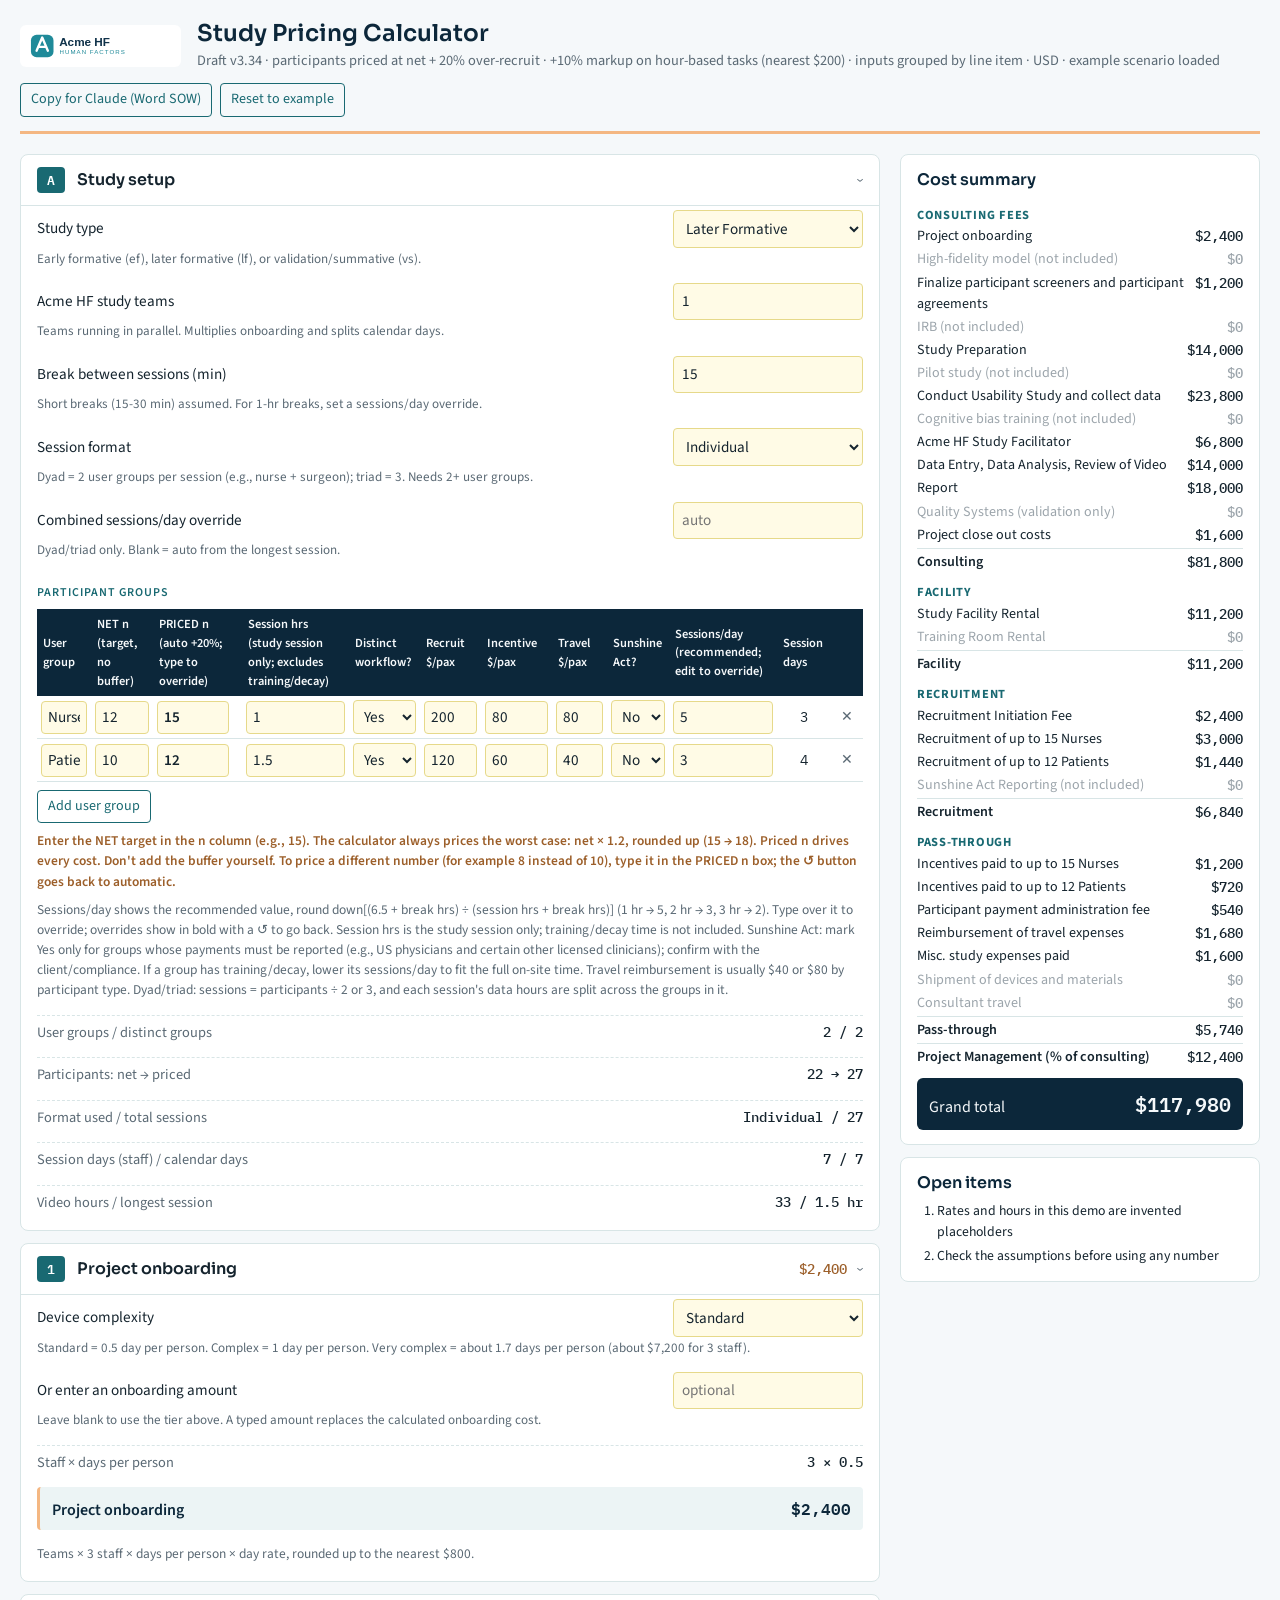
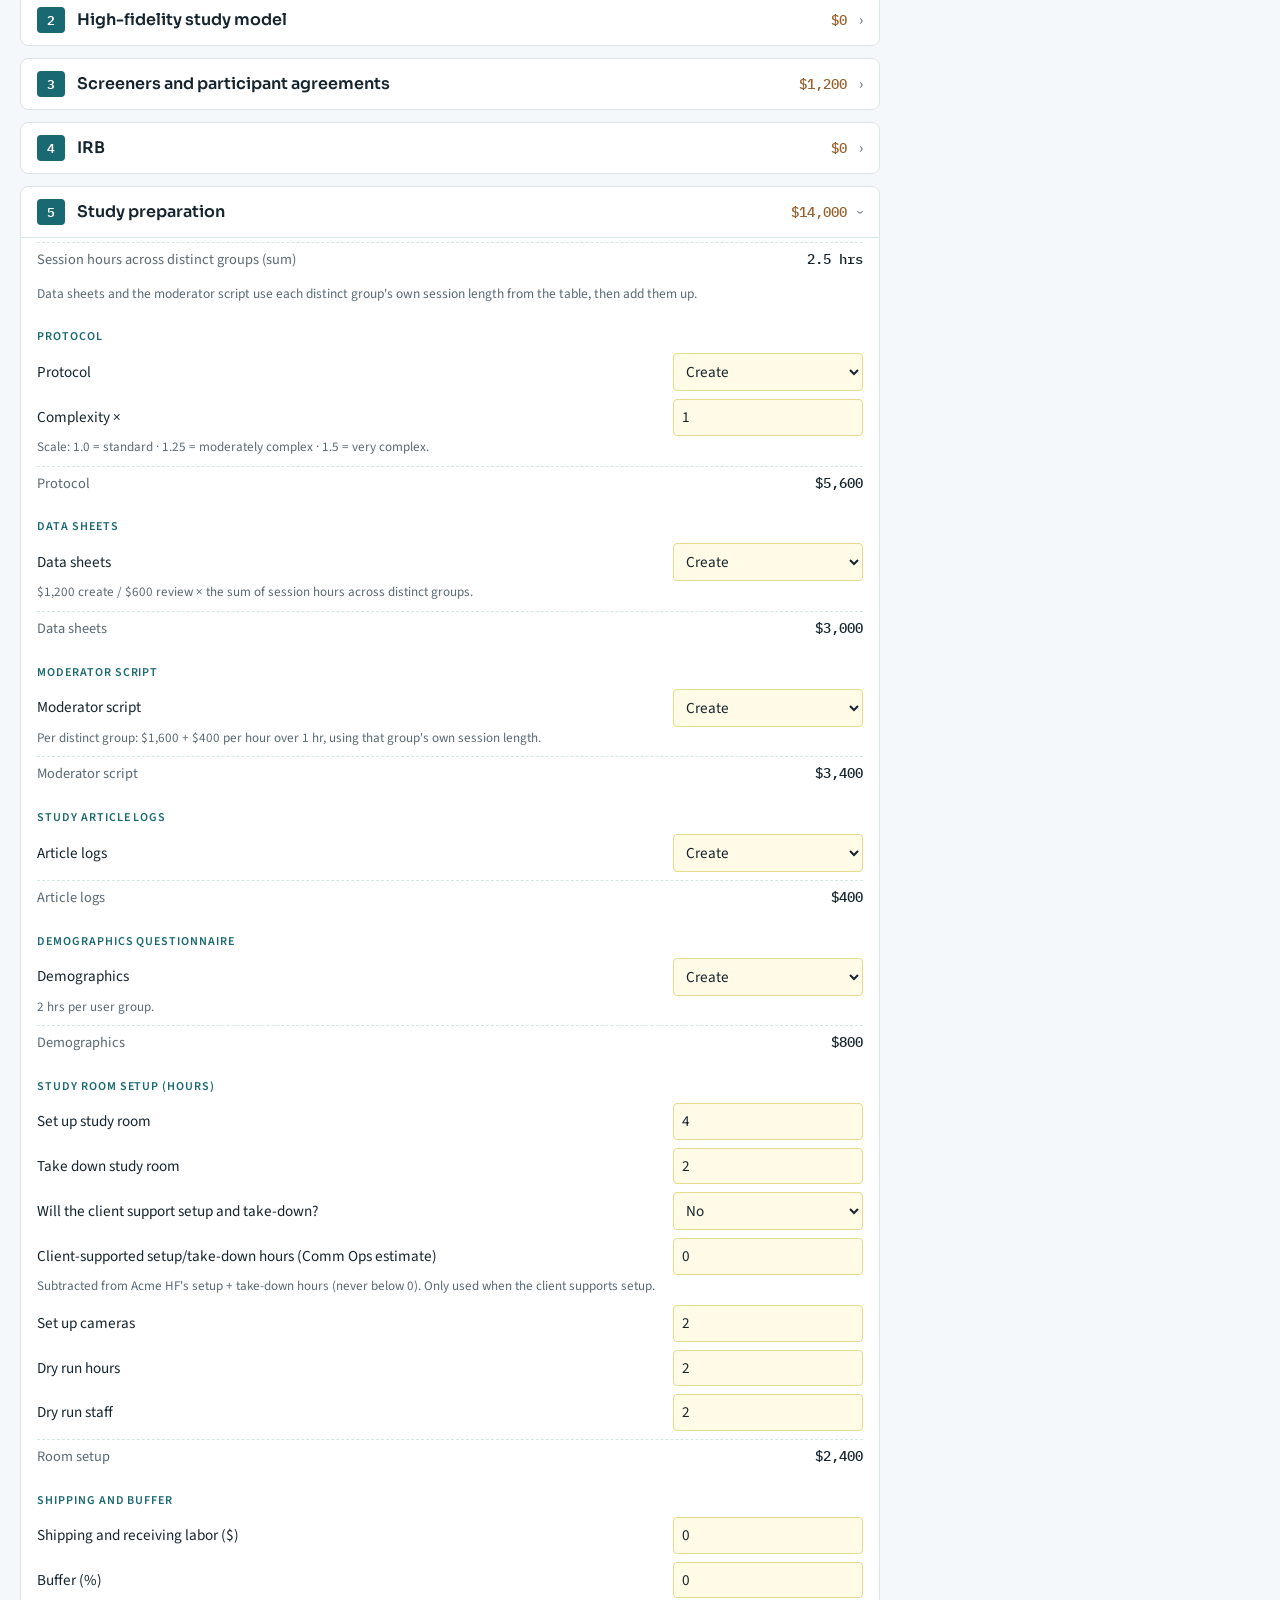
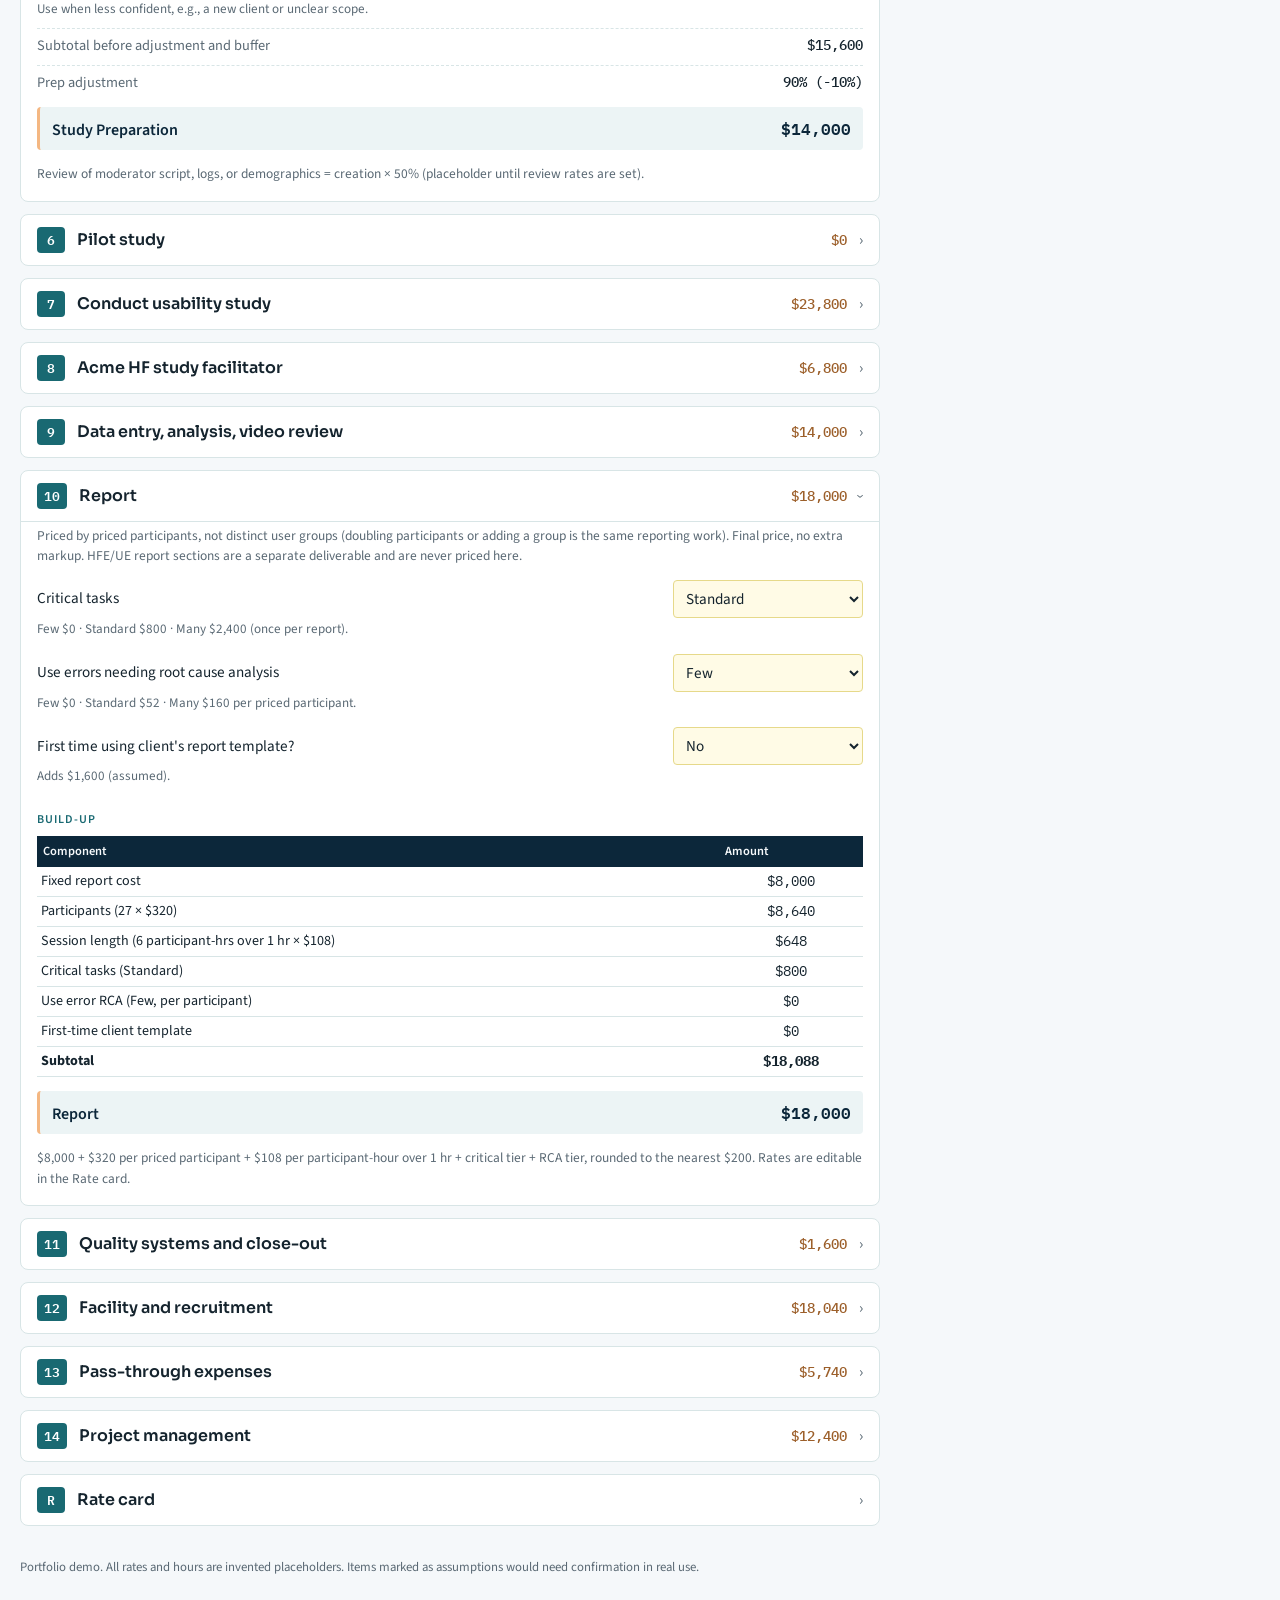
<file: pricing-calculator.html>
<!doctype html><html><head><meta charset=utf8><meta name=viewport content="width=device-width,initial-scale=1,viewport-fit=cover"><style>:root{color-scheme:light;box-sizing:border-box;padding-top:env(safe-area-inset-top,0px);padding-bottom:env(safe-area-inset-bottom,0px)}html{scroll-padding-top:env(safe-area-inset-top,0px)}body{margin:0;padding:0;font:14px -apple-system,BlinkMacSystemFont,sans-serif;background:#faf9f5;color:#141413}img{max-width:100%}[hidden]:not([hidden=until-found i]){display:none!important}</style></head><body>
<meta charset="utf-8">
<title>Acme HF Study Pricing Calculator</title>
<link rel="preconnect" href="https://fonts.googleapis.com">
<link rel="stylesheet" href="https://fonts.googleapis.com/css2?family=Sora:wght@500;600;700&family=Source+Sans+3:wght@400;600;700&family=IBM+Plex+Mono:wght@400;500&display=swap">
<style>
/* Layout: two panes. Left = numbered input sections (one per line item), right = sticky live cost summary. */
:root{
  --bg:#F5F8FA; --surface:#FFFFFF; --sunk:#ECF4F5; --fg:#15242E; --muted:#5A6974; --line:#D8E5E6;
  --navy:#0C273A; --purple:#196972; --pink:#F4B782; --pink-ink:#9C5F2A; --input:#FFFBE6; --input-line:#E6D98A;
  --warn-bg:#FDF2E9; --warn-fg:#7A491F;
  --f-display:"Sora", "Segoe UI", system-ui, sans-serif;
  --f-body:"Source Sans 3", "Segoe UI", system-ui, sans-serif;
  --f-mono:"IBM Plex Mono", ui-monospace, Consolas, monospace;
}
@media (prefers-color-scheme: dark){:root:not([data-theme="light"]){
  --bg:#0D171F; --surface:#16232C; --sunk:#1E2D38; --fg:#EAF1F6; --muted:#A2B2BE; --line:#2C3E4B;
  --navy:#C6E0F2; --purple:#9BE0E8; --pink:#F4B782; --pink-ink:#F6CBA6; --input:#262240; --input-line:#4F6F86;
  --warn-bg:#17363A; --warn-fg:#F7DCC4; color-scheme:dark}}
:root[data-theme="dark"]{
  --bg:#0D171F; --surface:#16232C; --sunk:#1E2D38; --fg:#EAF1F6; --muted:#A2B2BE; --line:#2C3E4B;
  --navy:#C6E0F2; --purple:#9BE0E8; --pink:#F4B782; --pink-ink:#F6CBA6; --input:#262240; --input-line:#4F6F86;
  --warn-bg:#17363A; --warn-fg:#F7DCC4; color-scheme:dark}
*{box-sizing:border-box}
body{background:var(--bg);color:var(--fg);font:16px/1.5 var(--f-body);padding-inline:16px;padding-block:20px 48px}
.wrap{max-width:1240px;margin:0 auto;display:grid;gap:20px}
header{display:flex;flex-wrap:wrap;gap:12px 24px;align-items:center;justify-content:space-between;border-bottom:3px solid var(--pink);padding-bottom:14px}
.logo{background:#fff;border-radius:6px;padding:6px 10px;display:inline-flex}
.logo img{height:30px;width:auto;display:block}
h1{font:600 1.45rem/1.2 var(--f-display);color:var(--navy);margin:0;text-wrap:balance}
.sub{color:var(--muted);font-size:.9rem;margin:2px 0 0}
.layout{display:grid;grid-template-columns:minmax(0,1fr) 360px;gap:20px;align-items:start}
@media (max-width:900px){.layout{grid-template-columns:minmax(0,1fr)}}
.banner{background:var(--warn-bg);color:var(--warn-fg);border-left:4px solid var(--pink);padding:10px 14px;border-radius:4px;font-size:.92rem}
details.sec{background:var(--surface);border:1px solid var(--line);border-radius:8px}
details.sec + details.sec{margin-top:12px}
summary{list-style:none;cursor:pointer;display:flex;gap:12px;align-items:center;padding:12px 16px}
summary::-webkit-details-marker{display:none}
summary:focus-visible{outline:2px solid var(--pink);outline-offset:2px}
.num{font:600 .8rem var(--f-mono);color:var(--surface);background:var(--purple);border-radius:4px;padding:2px 7px;min-width:28px;text-align:center}
.stitle{font:600 1rem var(--f-display);color:var(--fg);flex:1;min-width:0}
.chip{font:500 .9rem var(--f-mono);font-variant-numeric:tabular-nums;color:var(--pink-ink);white-space:nowrap}
.caret{color:var(--muted);transition:transform .15s}
details[open] .caret{transform:rotate(90deg)}
@media (prefers-reduced-motion:reduce){.caret{transition:none}}
.body{padding:4px 16px 16px;display:grid;gap:14px;border-top:1px solid var(--line)}
.grp{display:grid;gap:8px}
.grp h3{font:600 .75rem var(--f-body);letter-spacing:.08em;text-transform:uppercase;color:var(--purple);margin:10px 0 0}
.row{display:grid;grid-template-columns:minmax(0,1fr) 190px;gap:6px 14px;align-items:center}
@media (max-width:520px){.row{grid-template-columns:minmax(0,1fr)}}
.row label{font-size:.95rem}
.row .hint{grid-column:1/-1;font-size:.82rem;color:var(--muted);margin-top:-4px}
input,select{font:inherit;font-size:.95rem;width:100%;padding:6px 8px;border:1px solid var(--input-line);background:var(--input);color:var(--fg);border-radius:4px}
input:focus-visible,select:focus-visible,button:focus-visible{outline:2px solid var(--pink);outline-offset:1px}
.calc{display:flex;justify-content:space-between;gap:12px;font-size:.9rem;color:var(--muted);border-top:1px dashed var(--line);padding-top:6px}
.calc b{font:500 .9rem var(--f-mono);color:var(--fg);font-variant-numeric:tabular-nums}
.result{display:flex;justify-content:space-between;gap:12px;align-items:baseline;background:var(--sunk);border-left:3px solid var(--pink);padding:8px 12px;border-radius:4px}
.result span{font-weight:600;color:var(--navy)}
.result b{font:600 1rem var(--f-mono);font-variant-numeric:tabular-nums;color:var(--navy)}
.logic{font-size:.84rem;color:var(--muted);margin:0}
.tbl{overflow-x:auto}
table{border-collapse:collapse;width:100%;min-width:720px;font-size:.88rem}
th{background:var(--navy);color:var(--bg);font-weight:600;text-align:left;padding:6px;font-size:.78rem}
td{border-bottom:1px solid var(--line);padding:4px;vertical-align:middle}
td.o{font-family:var(--f-mono);text-align:center;font-variant-numeric:tabular-nums}
td input,td select{padding:4px 6px}
button{font:inherit;font-size:.88rem;border:1px solid var(--purple);color:var(--purple);background:transparent;border-radius:4px;padding:5px 10px;cursor:pointer}
button:hover{background:var(--sunk)}
.x{border:none;color:var(--muted);padding:2px 6px}
aside{position:sticky;top:calc(env(safe-area-inset-top,0px) + 12px);display:grid;gap:12px}
@media (max-width:900px){aside{position:static}}
.panel{background:var(--surface);border:1px solid var(--line);border-radius:8px;padding:14px 16px}
.panel h2{font:600 1rem var(--f-display);color:var(--navy);margin:0 0 8px}
.sum{display:grid;gap:2px;font-size:.88rem}
.sum .cat{font-weight:700;color:var(--purple);margin-top:8px;font-size:.78rem;letter-spacing:.06em;text-transform:uppercase}
.sum .l{display:flex;justify-content:space-between;gap:10px}
.sum .l.zero{color:var(--muted);opacity:.6}
.sum .l b,.sum .st b{font-family:var(--f-mono);font-weight:500;font-variant-numeric:tabular-nums;white-space:nowrap}
.sum .st{display:flex;justify-content:space-between;border-top:1px solid var(--line);padding-top:3px;font-weight:600}
.grand{display:flex;justify-content:space-between;align-items:baseline;background:var(--navy);color:var(--bg);border-radius:6px;padding:10px 12px;margin-top:10px}
.grand b{font:600 1.25rem var(--f-mono);font-variant-numeric:tabular-nums}
.pill{display:inline-block;font-size:.72rem;font-weight:700;letter-spacing:.04em;padding:1px 7px;border-radius:99px;background:var(--warn-bg);color:var(--warn-fg);margin-left:6px;vertical-align:1px}
ol.open{margin:0;padding-left:20px;font-size:.86rem;display:grid;gap:4px}
.rates{display:grid;grid-template-columns:repeat(auto-fill,minmax(260px,1fr));gap:8px 16px}
.rates .row{grid-template-columns:minmax(0,1fr) 100px}
.foot{font-size:.8rem;color:var(--muted)}
</style>

<div class="wrap">
  <header>
    <div style="display:flex;gap:16px;align-items:center;flex-wrap:wrap">
      <span class="logo"><img alt="Acme HF" src="[data-uri]"></span>
      <div><h1>Study Pricing Calculator</h1><p class="sub">Draft v3.34 &#xb7; participants priced at net + 20% over-recruit &#xb7; +10% markup on hour-based tasks (nearest $200) &#xb7; inputs grouped by line item &#xb7; USD &#xb7; example scenario loaded</p></div>
    </div>
    <div style="display:flex;gap:8px;flex-wrap:wrap"><button id="cmExport" type="button">Copy for Claude (Word SOW)</button><button id="reset" type="button">Reset to example</button></div>
  </header>
  <div class="banner" id="dyadBanner" hidden><strong>Reminder:</strong> dyad/triad now adjusts session days, conduct, facilitator, and analysis. Study prep, screeners, and the report are not dyad-aware yet.</div>
  <div class="layout">
    <main id="sections"></main>
    <aside>
      <div class="panel"><h2>Cost summary</h2><div class="sum" id="summary"></div>
        <div class="grand"><span>Grand total</span><b id="grand">$0</b></div></div>
      <div class="panel"><h2>Open items</h2><ol class="open" id="open"></ol></div>
    </aside>
  </div>
  <p class="foot">Portfolio demo. All rates and hours are invented placeholders. Items marked as assumptions would need confirmation in real use.</p>
</div>

<script>
const RATES_DEFAULT={Rate:176,DayHrs:8,RecRate:80,FacRate:120,SessWindow:6.5,ConductUplift:1.2,ReviewPct:0.5,CogHrs:2,
 OnbPeople:3,OnbStd:0.5,OnbCx:1,OnbVC:1.7,OnbRound:800,ScrSolidC:1,ScrSolidR:1,ScrPoorC:2,ScrPoorR:2,AgrBase:2,AgrAdd:1,
 ProtoFormBase:4800,ProtoFormAdd:800,ProtoVSBase:6400,ProtoVSAdd:800,ProtoRevFormBase:1600,ProtoRevFormAdd:800,ProtoRevVSBase:2400,ProtoRevVSAdd:800,
 DSCreate:1200,DSReview:600,ModBase:1600,ModPerHr:400,LogHrs:1,DemoHrs:2,HFDays:3,IRBExp:2000,IRBFull:4720,DBFee:1200,AnalysisRatio:2,
 QSDays:2,PMMin:4000,PMRate:176,Markup:0.10,MarkupRound:200,OverRecruit:0.2,PrepAdj:0.9,RepFixed:8000,RepPax:320,RepLen:108,RepCritS:800,RepCritM:2400,RepUES:52,RepUEM:160,RepTmpl:1600,
 FacilityDay:1600,TrainRoomDay:500,AdminFee:20,AdminFee2:40,AdminFee3:80,AdminCut1:400,AdminCut2:2000,SunshineFee:60,Subsist:100,Hotel:200,Flight:480};
const RATE_LABELS={Rate:"Consultant $/hr",DayHrs:"Hours per day",RecRate:"Recruitment $/hr (assumed)",FacRate:"Facilitator $/hr",SessWindow:"Session hrs per study day",ConductUplift:"Conduct uplift \u00d7",ReviewPct:"Review % of creation (assumed)",CogHrs:"Cognitive bias training hrs (assumed)",
 OnbPeople:"Onboarding staff per team",OnbStd:"Onboarding days/person (standard)",OnbCx:"Onboarding days/person (complex)",OnbVC:"Onboarding days/person (very complex)",OnbRound:"Onboarding round-up to $",
 ScrSolidC:"Screener hrs: solid draft, consultant",ScrSolidR:"Screener hrs: solid draft, recruitment",ScrPoorC:"Screener hrs: poor draft, consultant",ScrPoorR:"Screener hrs: poor draft, recruitment",AgrBase:"Agreement hrs: first group",AgrAdd:"Agreement hrs: each extra group",
 ProtoFormBase:"Protocol create ef/lf base",ProtoFormAdd:"\u2026 per extra distinct group",ProtoVSBase:"Protocol create vs base",ProtoVSAdd:"\u2026 per extra distinct group",ProtoRevFormBase:"Protocol review ef/lf base",ProtoRevFormAdd:"\u2026 per extra distinct group",ProtoRevVSBase:"Protocol review vs base",ProtoRevVSAdd:"\u2026 per extra distinct group",
 DSCreate:"Data sheets create /session-hr/group",DSReview:"Data sheets review /session-hr/group",ModBase:"Moderator script base /group",ModPerHr:"Moderator script per extra hr",LogHrs:"Article log hrs /group",DemoHrs:"Demographics hrs /group",
 HFDays:"High-fidelity model days",IRBExp:"Expedited IRB",IRBFull:"Full Convened IRB",DBFee:"Database fee",AnalysisRatio:"Analysis hrs per video hr",QSDays:"Quality systems days (vs)",
 PMMin:"PM minimum",PMRate:"PM $/hr (time-based, assumed)",Markup:"Task markup (hour/day-rate tasks)",MarkupRound:"Round marked-up tasks to $",OverRecruit:"Over-recruit buffer (worst case)",PrepAdj:"Study prep adjustment (90% = \u221210%)",RepFixed:"Report: fixed cost",RepPax:"Report: per priced participant",RepLen:"Report: per participant-hour over 1 hr",RepCritS:"Report: critical tasks Standard",RepCritM:"Report: critical tasks Many",RepUES:"Report: RCA Standard /participant",RepUEM:"Report: RCA Many /participant",RepTmpl:"Report: first-time template (assumed)",
 FacilityDay:"Facility $/day",TrainRoomDay:"Training room $/day",AdminFee:"Payment admin fee: incentive up to cutoff 1 ($/person)",AdminFee2:"Payment admin fee: incentive over cutoff 1 up to cutoff 2 ($/person)",AdminFee3:"Payment admin fee: incentive over cutoff 2 ($/person)",AdminCut1:"Payment admin fee cutoff 1 (incentive $)",AdminCut2:"Payment admin fee cutoff 2 (incentive $)",SunshineFee:"Sunshine Act /participant",Subsist:"Subsistence /person/day",Hotel:"Hotel /person/night",Flight:"Flight /person"};
/* Report hours per unit: [PowerPoint, Word, Word + PPT]. PROPOSED starting points. */
const RPR_DEFAULT={Base:[8,16,22],Group:[4,8,10],Sess:[0.75,1.25,1.5],Len:[0.25,0.25,0.25],Tmpl:[8,8,8],Round:[4,8,10]};
/* Tiered report components: hours for [Few, Standard, Many]. */
const TIER_DEFAULT={Crit:[4,8,16],UE:[4,10,20]};
const TIER_LABELS={Crit:"Critical tasks: extra write-up (hrs)",UE:"Use errors needing root cause analysis (hrs)"};
const TIERS=["Few","Standard","Many"];
const RPR_LABELS={Base:"Base setup and structure (hrs)",Group:"Per distinct user group (hrs)",Sess:"Per session, 1-hr session (hrs)",Len:"Session-length uplift per extra hr (fraction)",Tmpl:"First-time client template (hrs)",Round:"Per extra review round (hrs)"};
const EXAMPLE={studyType:"Later Formative",teams:1,breakMin:15,format:"Individual",comboPPD:"",
 groups:[{name:"Nurses",n:12,sh:1,distinct:"Yes",rr:200,it:80,tr:80,ppd:""},{name:"Patients",n:10,sh:1.5,distinct:"Yes",rr:120,it:60,tr:40,ppd:""}],
 onbLevel:"Standard",onbManual:"",hf:"No",scr:"Yes",scrDraft:"Solid client draft",scrCx:1,agr:"Yes",irb:"None",
 prepSess:"",protoSt:"Create",protoCx:1,dsSt:"Create",modSt:"Create",logSt:"Create",demoSt:"Create",
 setup:4,takedown:2,clientSetup:"No",clientSetupHrs:0,camera:2,dry:2,dryStaff:2,ship:0,buffer:0,pilot:"No",pilotGroups:null,pilotUpdHrs:0,mods:1,obs:1,clientObs:"No",clientObsN:1,facHrs:8,
 rpCrit:"Standard",rpUE:"Few",rpTmpl:"No",
 train:"No",studySite:"Acme HF facility",initFee:2400,adminOvr:"",misc:1600,devShip:0,travC:0,travSetup:0,travDays:2,travExtra:0,travTime:1,travTrans:0,
 pm:"Yes",pmMethod:"% of consulting",pmPct:15,pmHrsWk:4,pmWeeks:16};
const KEY="cm_calc_v4";
const pilotFromStudy=()=>S.groups.map(g=>({name:g.name,n:"",sh:g.sh,rr:g.rr,it:g.it,tr:g.tr,sun:g.sun||"No",ppd:""}));
const ensurePilot=()=>{if(!Array.isArray(S.pilotGroups))S.pilotGroups=pilotFromStudy();};
let S,RT,RPR,TIER;
/* Only rates the user actually edits are saved (as overrides), so rate-card updates in new versions always come through. */
function load(){
 S=structuredClone(EXAMPLE);RT={...RATES_DEFAULT};RPR=structuredClone(RPR_DEFAULT);TIER=structuredClone(TIER_DEFAULT);
 try{
  let s=JSON.parse(localStorage.getItem(KEY)||"null");
  if(!s){const old=JSON.parse(localStorage.getItem("cm_calc_v3")||"null");if(old&&old.S)s={S:old.S};}  // keep old inputs, drop old saved rates
  if(s&&s.S){S=Object.assign(structuredClone(EXAMPLE),s.S);
   if(s.RTo)for(const k in s.RTo)if(k in RATES_DEFAULT)RT[k]=s.RTo[k];
   if(s.RPRo)for(const k in s.RPRo)if(k in RPR_DEFAULT)RPR[k]=s.RPRo[k];
   if(s.TIERo)for(const k in s.TIERo)if(k in TIER_DEFAULT)TIER[k]=s.TIERo[k];
   if(!TIERS.includes(S.rpCrit))S.rpCrit=EXAMPLE.rpCrit;if(!TIERS.includes(S.rpUE))S.rpUE=EXAMPLE.rpUE;}
 }catch(e){}
}
function save(){try{
 const RTo={},RPRo={};
 for(const k in RATES_DEFAULT)if(RT[k]!==RATES_DEFAULT[k])RTo[k]=RT[k];
 for(const k in RPR_DEFAULT)if(JSON.stringify(RPR[k])!==JSON.stringify(RPR_DEFAULT[k]))RPRo[k]=RPR[k];
 const TIERo={};for(const k in TIER_DEFAULT)if(JSON.stringify(TIER[k])!==JSON.stringify(TIER_DEFAULT[k]))TIERo[k]=TIER[k];
 localStorage.setItem(KEY,JSON.stringify({S,RTo,RPRo,TIERo}));
}catch(e){}}
const $=v=>"$"+Math.round(v).toLocaleString("en-US");
const num=v=>{const x=parseFloat(v);return isNaN(x)?0:x};
const esc=s=>String(s).replace(/[&<>"]/g,c=>({"&":"&amp;","<":"&lt;",">":"&gt;",'"':"&quot;"}[c]));
const r1=x=>Math.round(x*10)/10;
const up250=x=>Math.ceil(x/RT.MarkupRound-1e-9)*RT.MarkupRound;
const mu=x=>Math.round(x*(1+RT.Markup)/RT.MarkupRound)*RT.MarkupRound;

function compute(){
 const R=RT,dayRate=R.Rate*R.DayHrs,bh=num(S.breakMin)/60,isVS=S.studyType==="Validation / Summative";
 const gs=S.groups.map((g,i)=>({...g,i,net:num(g.n),pn:num(g.n)>0?(num(g.pnOvr)>0?Math.round(num(g.pnOvr)):Math.ceil(num(g.n)*(1+R.OverRecruit)-1e-9)):0})).filter(g=>g.pn>0).map(g=>{const auto=Math.max(1,Math.floor((R.SessWindow+bh)/(num(g.sh)+bh)+1e-6));const used=num(g.ppd)>0?num(g.ppd):auto;return {...g,auto,used,days:Math.ceil(g.pn/used)}});
 const netPax=gs.reduce((a,g)=>a+g.net,0);
 const UG=gs.length,D=UG?Math.max(1,gs.filter(g=>g.distinct==="Yes").length):0;
 const pax=gs.reduce((a,g)=>a+g.pn,0);
 const maxSess=UG?Math.max(...gs.map(g=>num(g.sh))):0,teams=Math.max(1,num(S.teams));
 const fmtUsed=UG<2?"Individual":S.format, pps=fmtUsed==="Dyad"?2:fmtUsed==="Triad"?3:1;
 const sessions=pps===1?pax:Math.ceil(pax/pps);
 const comboPPD=num(S.comboPPD)>0?num(S.comboPPD):Math.max(1,Math.floor((R.SessWindow+bh)/(Math.max(maxSess,0.25)+bh)+1e-6));
 const sessDays=pps===1?gs.reduce((a,g)=>a+g.days,0):Math.ceil(sessions/comboPPD);
 const video=pps===1?gs.reduce((a,g)=>a+g.pn*num(g.sh),0):sessions*maxSess;
 const calDays=Math.ceil(sessDays/teams);
 const prepSess=maxSess; // pilot uses the longest session
 const dg=gs.filter(g=>g.distinct==="Yes");
 const distHrs=!UG?0:dg.length?dg.reduce((a,g)=>a+num(g.sh),0):maxSess;
 const modSum=!UG?0:dg.length?dg.reduce((a,g)=>a+R.ModBase+R.ModPerHr*Math.max(0,num(g.sh)-1),0):R.ModBase+R.ModPerHr*Math.max(0,maxSess-1);
 const avgOver=pps===1?(pax?gs.reduce((a,g)=>a+g.pn*Math.max(0,num(g.sh)-1),0)/pax:0):Math.max(0,maxSess-1);
 const L={},C={};
 C.onbDays=S.onbLevel==="Very complex"?R.OnbVC:(S.onbLevel==="Complex"?R.OnbCx:R.OnbStd);C.onbStaff=teams*R.OnbPeople;
 L.onb=parseFloat(S.onbManual)>0?parseFloat(S.onbManual):Math.ceil(C.onbStaff*C.onbDays*dayRate/R.OnbRound)*R.OnbRound;
 L.hf=S.hf==="Yes"?mu(R.HFDays*dayRate):0;
 const solid=S.scrDraft==="Solid client draft";
 C.scrPer=solid?R.ScrSolidC*R.Rate+R.ScrSolidR*R.RecRate:R.ScrPoorC*R.Rate+R.ScrPoorR*R.RecRate;
 C.scr=S.scr==="Yes"?UG*C.scrPer*num(S.scrCx):0;
 C.agrHrs=S.agr==="Yes"&&UG?R.AgrBase+R.AgrAdd*(UG-1):0;C.agr=C.agrHrs*R.Rate;L.scr=mu(C.scr+C.agr);
 const verb=solid?"Finalize":"Create";
 C.scrLabel=S.scr==="Yes"&&S.agr==="Yes"?`${verb} participant screeners and participant agreements`:S.scr==="Yes"?`${verb} participant screeners`:S.agr==="Yes"?"Participant agreements":"Screeners and agreements (not included)";
 L.irb=S.irb==="Expedited"?R.IRBExp:S.irb==="Full Convened"?R.IRBFull:0;
 const rev=st=>st==="Review client draft"?R.ReviewPct:1;
 C.proto=(S.protoSt==="Create"?(isVS?R.ProtoVSBase+R.ProtoVSAdd*(D-1):R.ProtoFormBase+R.ProtoFormAdd*(D-1)):S.protoSt==="Review client draft"?(isVS?R.ProtoRevVSBase+R.ProtoRevVSAdd*(D-1):R.ProtoRevFormBase+R.ProtoRevFormAdd*(D-1)):0)*num(S.protoCx);
 C.ds=(S.dsSt==="Create"?R.DSCreate:S.dsSt==="Review client draft"?R.DSReview:0)*distHrs;
 C.mod=S.modSt==="Not needed"?0:modSum*rev(S.modSt);
 C.log=S.logSt==="Not needed"?0:mu(D*R.LogHrs*R.Rate*rev(S.logSt));
 C.demo=S.demoSt==="Not needed"?0:mu(UG*R.DemoHrs*R.Rate*rev(S.demoSt));
 C.clientHrs=S.clientSetup==="Yes"?num(S.clientSetupHrs):0;C.setup=mu((Math.max(0,num(S.setup)+num(S.takedown)-C.clientHrs)+num(S.camera)+num(S.dry)*num(S.dryStaff))*R.Rate);
 C.prepSub=C.proto+C.ds+C.mod+C.log+C.demo+C.setup+num(S.ship);
 L.prep=Math.round(C.prepSub*R.PrepAdj*(1+num(S.buffer)/100)/R.MarkupRound)*R.MarkupRound;
 const staff=Math.max(0,num(S.mods)+Math.max(0,num(S.obs)-(S.clientObs==="Yes"?num(S.clientObsN):0)));
 ensurePilot();
 const pOn=S.pilot==="Yes";
 C.pgs=S.pilotGroups.map((g,i)=>{const pn=num(g.n)>0?(num(g.pnOvr)>0?Math.round(num(g.pnOvr)):Math.ceil(num(g.n)*(1+R.OverRecruit)-1e-9)):0;const auto=Math.max(1,Math.floor((R.SessWindow+bh)/(Math.max(num(g.sh),0.25)+bh)+1e-6));const used=num(g.ppd)>0?num(g.ppd):auto;return {...g,i,pn,auto,used,days:pn?Math.ceil(pn/used):0}});
 const pact=pOn?C.pgs.filter(g=>g.pn>0):[];
 C.pilotPN=pact.reduce((a,g)=>a+g.pn,0);C.pilotDays=pact.reduce((a,g)=>a+g.days,0);
 C.pilotRec=pact.reduce((a,g)=>a+g.pn*num(g.rr),0);C.pilotInc=pact.reduce((a,g)=>a+g.pn*num(g.it),0);C.pilotTrav=pact.reduce((a,g)=>a+g.pn*num(g.tr),0);
 L.pilot=pOn?mu(C.pilotDays*staff*dayRate*R.ConductUplift+C.pilotDays*num(S.facHrs)*R.FacRate+num(S.pilotUpdHrs)*R.Rate):0;
 L.conduct=up250(sessDays*staff*dayRate*R.ConductUplift);
 L.cog=S.clientObs==="Yes"?mu(R.CogHrs*R.Rate):0;
 L.facil=up250(sessDays*num(S.facHrs)*R.FacRate);
 L.analysis=R.DBFee+mu(R.AnalysisRatio*video*R.Rate);
 // Report
 // Report: priced by priced participants (groups don't matter), session length, critical tier, RCA tier, template
 const extraHrs=gs.reduce((a,g)=>a+g.pn*Math.max(0,num(g.sh)-1),0);
 C.rpRows=[["Fixed report cost",R.RepFixed],[`Participants (${pax} \u00d7 $${R.RepPax})`,pax*R.RepPax],[`Session length (${r1(extraHrs)} participant-hrs over 1 hr \u00d7 $${R.RepLen})`,extraHrs*R.RepLen],
  [`Critical tasks (${S.rpCrit})`,S.rpCrit==="Many"?R.RepCritM:S.rpCrit==="Few"?0:R.RepCritS],[`Use error RCA (${S.rpUE}, per participant)`,pax*(S.rpUE==="Many"?R.RepUEM:S.rpUE==="Few"?0:R.RepUES)],["First-time client template",S.rpTmpl==="Yes"?R.RepTmpl:0]];
 C.rpSub=C.rpRows.reduce((a,x)=>a+x[1],0);
 C.repNew=Math.round(C.rpSub/R.MarkupRound)*R.MarkupRound;
 L.report=C.repNew;
 L.qs=isVS?mu(R.QSDays*dayRate):0;L.close=mu((isVS?2:1)*dayRate);
 const cons=L.onb+L.hf+L.scr+L.irb+L.prep+L.pilot+L.conduct+L.cog+L.facil+L.analysis+L.report+L.qs+L.close;
 const atCM=(S.studySite||"Acme HF facility")==="Acme HF facility";L.facility=atCM?(sessDays+C.pilotDays)*R.FacilityDay:0;L.train=atCM&&S.train==="Yes"?(sessDays+C.pilotDays)*R.TrainRoomDay:0;
 L.init=S.initFee===""||isNaN(parseFloat(S.initFee))?2400:num(S.initFee);const admT=i=>i<=0?0:(i<=R.AdminCut1?R.AdminFee:(i<=R.AdminCut2?R.AdminFee2:R.AdminFee3));C.adminAuto=gs.reduce((a,g)=>a+g.pn*admT(num(g.it)),0)+pact.reduce((a,g)=>a+g.pn*admT(num(g.it)),0);L.admin=(S.adminOvr===undefined||S.adminOvr===""||isNaN(parseFloat(S.adminOvr)))?C.adminAuto:num(S.adminOvr);L.sun=(gs.reduce((a,g)=>a+(g.sun==="Yes"?g.pn:0),0)+pact.reduce((a,g)=>a+(g.sun==="Yes"?g.pn:0),0))*R.SunshineFee;
 const recG=gs.map(g=>({d:`Recruitment of up to ${g.pn} ${g.name}`,v:g.pn*num(g.rr)})),incG=gs.map(g=>({d:`Incentives paid to up to ${g.pn} ${g.name}`,v:g.pn*num(g.it)}));
 if(C.pilotPN>0){recG.push({d:`Pilot: recruitment of up to ${C.pilotPN} participants`,v:C.pilotRec});incG.push({d:`Pilot: incentives paid to up to ${C.pilotPN} participants`,v:C.pilotInc})}
 L.travReimb=gs.reduce((a,g)=>a+g.pn*num(g.tr),0)+C.pilotTrav;L.misc=num(S.misc);L.devShip=num(S.devShip);
 const tc=num(S.travC);C.tripDays=tc>0?calDays+num(S.travSetup)+num(S.travDays)+num(S.travExtra):0;
 L.consTravel=tc>0?tc*(C.tripDays*R.Subsist+Math.max(0,C.tripDays-1)*R.Hotel+R.Flight+num(S.travTime)*dayRate)+num(S.travTrans):0;
 const fac=L.facility+L.train,rec=L.init+recG.reduce((a,x)=>a+x.v,0)+L.sun,pass=incG.reduce((a,x)=>a+x.v,0)+L.admin+L.travReimb+L.misc+L.devShip+L.consTravel;
 C.pmPct=(S.pmPct===""||isNaN(parseFloat(S.pmPct))?15:num(S.pmPct))/100;
 C.pmA=Math.max(R.PMMin,Math.round(cons*C.pmPct/400)*400);
 C.pmB=Math.max(R.PMMin,Math.round(num(S.pmHrsWk)*num(S.pmWeeks)*R.PMRate/400)*400);
 L.pm=S.pm==="Yes"?(S.pmMethod==="Time-based"?C.pmB:C.pmA):0;
 return {L,C,gs,UG,D,pax,netPax,distHrs,sessions,sessDays,video,maxSess,prepSess,teams,calDays,staff,fmtUsed,pps,comboPPD,cons,fac,rec,pass,recG,incG,isVS,grand:cons+fac+rec+pass+L.pm};
}

/* ---------- UI builders ---------- */
const sel=(k,opts)=>`<select id="i_${k}" data-k="${k}">${opts.map(o=>`<option${S[k]===o?" selected":""}>${o}</option>`).join("")}</select>`;
const inpt=(k,step="any",ph="")=>`<input id="i_${k}" data-k="${k}" type="number" step="${step}"${ph?` placeholder="${ph}"`:""} value="${esc(S[k])}">`;
const row=(label,ctrl,hint="")=>`<div class="row"><label>${label}</label>${ctrl}${hint?`<div class="hint">${hint}</div>`:""}</div>`;
const calc=(label,id)=>`<div class="calc"><span>${label}</span><b id="${id}"></b></div>`;
const result=(labelId,id)=>`<div class="result"><span id="${labelId}"></span><b id="${id}"></b></div>`;
const ST=["Create","Review client draft","Not needed"],YN=["Yes","No"];
const SECTIONS=[
 {n:"A",t:"Study setup",chip:null,html:()=>`
  ${row("Study type",sel("studyType",["Early Formative","Later Formative","Validation / Summative"]),"Early formative (ef), later formative (lf), or validation/summative (vs).")}
  ${row("Acme HF study teams",inpt("teams",1),"Teams running in parallel. Multiplies onboarding and splits calendar days.")}
  ${row("Break between sessions (min)",inpt("breakMin",1),"Short breaks (15-30 min) assumed. For 1-hr breaks, set a sessions/day override.")}
  ${row("Session format",sel("format",["Individual","Dyad","Triad"]),"Dyad = 2 user groups per session (e.g., nurse + surgeon); triad = 3. Needs 2+ user groups.")}
  ${row("Combined sessions/day override",inpt("comboPPD",1,"auto"),"Dyad/triad only. Blank = auto from the longest session.")}
  <div class="grp"><h3>Participant groups</h3><div class="tbl"><table><thead><tr><th>User group</th><th>NET n (target, no buffer)</th><th>PRICED n (auto +20%; type to override)</th><th>Session hrs (study session only; excludes training/decay)</th><th>Distinct workflow?</th><th>Recruit $/pax</th><th>Incentive $/pax</th><th>Travel $/pax</th><th>Sunshine Act?</th><th>Sessions/day (recommended; edit to override)</th><th>Session days</th><th></th></tr></thead><tbody id="gbody"></tbody></table></div>
  <div><button type="button" id="addg">Add user group</button></div>
  <p class="logic" style="color:var(--pink-ink);font-weight:600">Enter the NET target in the n column (e.g., 15). The calculator always prices the worst case: net \u00d7 1.2, rounded up (15 \u2192 18). Priced n drives every cost. Don't add the buffer yourself. To price a different number (for example 8 instead of 10), type it in the PRICED n box; the \u21ba button goes back to automatic.</p>
  <p class="logic">Sessions/day shows the recommended value, round down[(6.5 + break hrs) \u00f7 (session hrs + break hrs)] (1 hr \u2192 5, 2 hr \u2192 3, 3 hr \u2192 2). Type over it to override; overrides show in bold with a \u21ba to go back. Session hrs is the study session only; training/decay time is not included. Sunshine Act: mark Yes only for groups whose payments must be reported (e.g., US physicians and certain other licensed clinicians); confirm with the client/compliance. If a group has training/decay, lower its sessions/day to fit the full on-site time. Travel reimbursement is usually $40 or $80 by participant type. Dyad/triad: sessions = participants \u00f7 2 or 3, and each session's data hours are split across the groups in it.</p></div>
  ${calc("User groups / distinct groups","o_groups")}${calc("Participants: net \u2192 priced","o_pax")}${calc("Format used / total sessions","o_fmt")}${calc("Session days (staff) / calendar days","o_days")}${calc("Video hours / longest session","o_video")}`},
 {n:1,t:"Project onboarding",chip:"onb",html:()=>`
  ${row("Device complexity",sel("onbLevel",["Standard","Complex","Very complex"]),"Standard = 0.5 day per person. Complex = 1 day per person. Very complex = about 1.7 days per person (about $7,200 for 3 staff).")}
  ${row("Or enter an onboarding amount",inpt("onbManual","any","optional"),"Leave blank to use the tier above. A typed amount replaces the calculated onboarding cost.")}
  ${calc("Staff \u00d7 days per person","o_onb")}${result("r_onb_l","r_onb")}
  <p class="logic">Teams \u00d7 3 staff \u00d7 days per person \u00d7 day rate, rounded up to the nearest $800.</p>`},
 {n:2,t:"High-fidelity study model",chip:"hf",html:()=>`${row("Include?",sel("hf",YN),"Available for every study type.")}${result("r_hf_l","r_hf")}<p class="logic">3 days \u00d7 day rate.</p>`},
 {n:3,t:"Screeners and participant agreements",chip:"scr",html:()=>`
  <div class="grp"><h3>Screeners</h3>${row("Screeners needed?",sel("scr",YN))}${row("Client screener draft",sel("scrDraft",["Solid client draft","Poor or no client draft"]),"Solid: 1 hr consultant + 1 hr recruitment per group. Poor/none: 2 + 2 hrs.")}${row("Screener complexity \u00d7",inpt("scrCx",0.25),"Scale: 1.0 = standard \u00b7 1.25 = moderately complex \u00b7 1.5 = very complex.")}${calc("Cost per group / screener cost","o_scr")}</div>
  <div class="grp"><h3>Participant agreements</h3>${row("Agreements needed?",sel("agr",YN),"2 hrs for the first group + 1 hr per extra group.")}${calc("Hours / cost","o_agr")}</div>
  ${result("r_scr_l","r_scr")}`},
 {n:4,t:"IRB",chip:"irb",html:()=>`${row("IRB level",sel("irb",["None","Expedited","Full Convened"]),"Later: link to the assumptions selection.")}${result("r_irb_l","r_irb")}`},
 {n:5,t:"Study preparation",chip:"prep",html:()=>`
  ${calc("Session hours across distinct groups (sum)","o_disthrs")}<p class="logic">Data sheets and the moderator script use each distinct group's own session length from the table, then add them up.</p>
  <div class="grp"><h3>Protocol</h3>${row("Protocol",sel("protoSt",ST))}${row("Complexity \u00d7",inpt("protoCx",0.25),"Scale: 1.0 = standard \u00b7 1.25 = moderately complex \u00b7 1.5 = very complex.")}${calc("Protocol","o_proto")}</div>
  <div class="grp"><h3>Data sheets</h3>${row("Data sheets",sel("dsSt",ST),"$1,200 create / $600 review \u00d7 the sum of session hours across distinct groups.")}${calc("Data sheets","o_ds")}</div>
  <div class="grp"><h3>Moderator script</h3>${row("Moderator script",sel("modSt",ST),"Per distinct group: $1,600 + $400 per hour over 1 hr, using that group's own session length.")}${calc("Moderator script","o_mod")}</div>
  <div class="grp"><h3>Study article logs</h3>${row("Article logs",sel("logSt",ST))}${calc("Article logs","o_log")}</div>
  <div class="grp"><h3>Demographics questionnaire</h3>${row("Demographics",sel("demoSt",ST),"2 hrs per user group.")}${calc("Demographics","o_demo")}</div>
  <div class="grp"><h3>Study room setup (hours)</h3>${row("Set up study room",inpt("setup",0.5))}${row("Take down study room",inpt("takedown",0.5))}${row("Will the client support setup and take-down?",sel("clientSetup",YN))}${row("Client-supported setup/take-down hours (Comm Ops estimate)",inpt("clientSetupHrs",0.5),"Subtracted from Acme HF's setup + take-down hours (never below 0). Only used when the client supports setup.")}${row("Set up cameras",inpt("camera",0.5))}${row("Dry run hours",inpt("dry",0.5))}${row("Dry run staff",inpt("dryStaff",1))}${calc("Room setup","o_setup")}</div>
  <div class="grp"><h3>Shipping and buffer</h3>${row("Shipping and receiving labor ($)",inpt("ship",50))}${row("Buffer (%)",inpt("buffer",1),"Use when less confident, e.g., a new client or unclear scope.")}${calc("Subtotal before adjustment and buffer","o_prepsub")}${calc("Prep adjustment","o_prepadj")}</div>
  ${result("r_prep_l","r_prep")}<p class="logic">Review of moderator script, logs, or demographics = creation \u00d7 50% (placeholder until review rates are set).</p>`},
 {n:6,t:"Pilot study",chip:"pilot",html:()=>`${row("Pilot study?",sel("pilot",YN))}
  <div class="grp"><h3>Pilot groups</h3><div class="tbl"><table><thead><tr><th>Pilot user group</th><th>NET n (blank = not piloted)</th><th>PRICED n (auto +20%; type to override)</th><th>Session hrs (study session only; excludes training/decay)</th><th>Recruit $/pax</th><th>Incentive $/pax</th><th>Travel $/pax</th><th>Sunshine Act?</th><th>Sessions/day (recommended; edit to override)</th><th>Pilot days</th><th></th></tr></thead><tbody id="pbody"></tbody></table></div>
  <div style="display:flex;gap:8px;flex-wrap:wrap"><button type="button" id="pcopy">Copy groups from study</button><button type="button" id="padd">Add pilot group</button></div>
  <p class="logic">Copied from the study's participant groups (name, session length, rates). Enter NET n only for the groups you want to pilot; remove or edit any row. Changes here never affect the main study. Priced n = net \u00d7 1.2, rounded up (2 \u2192 3).</p></div>
  ${calc("Pilot priced participants / pilot days","o_pilot")}${row("Hours to update materials between pilot sessions/days",inpt("pilotUpdHrs",0.5),"Total hours, e.g., revising data sheets or the moderator script between pilot day 1 and day 2. Billed at $176/hr.")}${result("r_pilot_l","r_pilot")}<p class="logic">Pilot days \u00d7 (Acme HF staff \u00d7 day rate \u00d7 1.2 + facilitator hours per day \u00d7 $120) + update hours \u00d7 $176, +10% markup. The facilitator hours per day are taken from section 8 ("Facilitator hours per session day"), so changing that input changes both the main study and the pilot. Pilot facility days, recruitment, incentives, travel, and admin are added to those lines in the summary.</p>`},
 {n:7,t:"Conduct usability study",chip:"conduct",html:()=>`${row("Moderators per session",inpt("mods",1))}${row("Observers per session",inpt("obs",1),"1 moderator + 1 observer = the standard base price.")}${row("Client provides an observer?",sel("clientObs",YN),"Yes = each client observer replaces one Acme HF observer, and a cognitive bias training line is added.")}${row("Number of client observers (if Yes)",inpt("clientObsN",1),"Usually 1. Can't replace more Acme HF observers than are scheduled.")}${calc("Session days \u00d7 Acme HF staff","o_conduct")}${result("r_conduct_l","r_conduct")}${result("r_cog_l","r_cog")}<p class="logic">Session days \u00d7 staff \u00d7 day rate \u00d7 1.2 uplift, rounded up to the next $200 (no 10% markup). Dyad/triad session days are already reduced. Bias training = 2 hrs \u00d7 $176 (placeholder).</p>`},
 {n:8,t:"Acme HF study facilitator",chip:"facil",html:()=>`${row("Facilitator hours per session day",inpt("facHrs",0.5),"8 = operating cameras full time. 4-6 if they can work on other things while keeping the stream up. 0 = Client provides the facilitator (no facilitator cost).")}${result("r_facil_l","r_facil")}<p class="logic">Session days \u00d7 hours per day \u00d7 $120/hr, rounded up to the next $200 (no 10% markup).</p>`},
 {n:9,t:"Data entry, analysis, video review",chip:"analysis",html:()=>`${calc("Video hours","o_video2")}${result("r_analysis_l","r_analysis")}<p class="logic">$1,200 database + 2 \u00d7 video hours \u00d7 $176. For dyads/triads, a 4-hr session counts as 4 hrs total (about 2 hrs of data per group).</p>`},
 {n:10,t:"Report",chip:"report",html:()=>`
  <p class="logic">Priced by priced participants, not distinct user groups (doubling participants or adding a group is the same reporting work). Final price, no extra markup. HFE/UE report sections are a separate deliverable and are never priced here.</p>
  ${row("Critical tasks",sel("rpCrit",TIERS),"Few $0 \u00b7 Standard $800 \u00b7 Many $2,400 (once per report).")}
  ${row("Use errors needing root cause analysis",sel("rpUE",TIERS),"Few $0 \u00b7 Standard $52 \u00b7 Many $160 per priced participant.")}
  ${row("First time using client's report template?",sel("rpTmpl",YN),"Adds $1,600 (assumed).")}
  <div class="grp"><h3>Build-up</h3><div class="tbl"><table style="min-width:420px"><thead><tr><th>Component</th><th>Amount</th></tr></thead><tbody id="rpbody"></tbody></table></div></div>
  ${result("r_report_l","r_report")}<p class="logic">$8,000 + $320 per priced participant + $108 per participant-hour over 1 hr + critical tier + RCA tier, rounded to the nearest $200. Rates are editable in the Rate card.</p>`},
 {n:11,t:"Quality systems and close-out",chip:"qsclose",html:()=>`${result("r_qs_l","r_qs")}${result("r_close_l","r_close")}<p class="logic">Quality systems: validation only, 2 days. Close-out: 1 staff (ef/lf) or 2 staff (vs) \u00d7 1 day.</p>`},
 {n:12,t:"Facility and recruitment",chip:"facrec",html:()=>`${row("Study site",sel("studySite",["Acme HF facility","Client site","3rd-party site"]),"Client or 3rd-party site = no Acme HF facility or training room rental.")}${row("Training room?",sel("train",YN))}${row("Recruitment initiation fee ($)",inpt("initFee",100),"Default $2,400. Type the recruiter's actual fee if different.")}<p class="logic">Facility = session days \u00d7 $1,600 (+ $500 training room). Recruitment = initiation fee (input, default $2,400) + n \u00d7 recruit rate (payment admin fees are now a pass-through) (+ $60 Sunshine Act per participant in groups marked Yes in the participant/pilot tables).</p>`},
 {n:13,t:"Pass-through expenses",chip:"pass",html:()=>`
  ${row("Participant payment admin fee: manual override, total ($)",inpt("adminOvr",1,"auto"),"Leave blank to use the automatic fee: $20 per person if the incentive is up to $400, $40 if $401\u2013$2,000, $80 if over $2,000. Type a total to override.")}${calc("Automatic payment admin fee","o_admin")}${row("Misc. study expenses ($)",inpt("misc",100))}${row("Shipment of large devices / materials ($)",inpt("devShip",100),"Freight for larger devices or equipment.")}
  <div class="grp"><h3>Consultant travel</h3>${row("Travelling consultants",inpt("travC",1))}${row("On-site setup days",inpt("travSetup",1))}${row("Travel days (to + from)",inpt("travDays",1))}${row("Extra days on site (weekends, gaps)",inpt("travExtra",1))}${row("Billed travel time per consultant (days)",inpt("travTime",0.5))}${row("Ground transportation, total ($)",inpt("travTrans",50),"Airport transfers, hotel-to-site travel, etc. Total for all travelling consultants. Leave 0 if none.")}${calc("Trip days per consultant","o_trip")}</div>
  <p class="logic">Per consultant: trip days \u00d7 $100 + (trip days \u2212 1) nights \u00d7 $200 + $480 flight + travel time \u00d7 day rate. Trip days = calendar study days + setup + travel + extra days.</p>`},
 {n:14,t:"Project management",chip:"pm",html:()=>`
  ${row("Include PM fee?",sel("pm",YN))}${row("Method",sel("pmMethod",["% of consulting","Time-based"]))}
  ${row("Option A: PM % of consulting",inpt("pmPct",1),"Standard is 15%. Type any % (e.g., 10 for a simple project, 20 for a complex one).")}${calc("Option A: PM fee (% of consulting)","o_pmA")}
  ${row("PM hours per week",inpt("pmHrsWk",0.5))}${row("Timeline (weeks)",inpt("pmWeeks",1))}${calc("Option B: time-based","o_pmB")}
  ${result("r_pm_l","r_pm")}<p class="logic">Both options round to the nearest $400 with a $4,000 minimum. The selected method feeds the total.</p>`},
 {n:"R",t:"Rate card",chip:null,html:()=>`<p class="logic">Edit any rate to see its effect. Only rates you change are saved (this browser only); everything else follows the current rate card. Reset rates clears your changes.</p><div class="rates">${Object.keys(RATES_DEFAULT).map(k=>row(RATE_LABELS[k],`<input id="rt_${k}" data-rate="${k}" type="number" step="any" value="${RT[k]}">`)).join("")}</div><div><button type="button" id="resetRates">Reset rates</button></div>`},
];
function build(){
 document.getElementById("sections").innerHTML=SECTIONS.map((s,i)=>`<details class="sec" ${i<2||s.n===5||s.n===10?"open":""}><summary><span class="num">${s.n}</span><span class="stitle">${s.t}</span>${s.chip?`<span class="chip" id="chip_${s.chip}"></span>`:""}<span class="caret">\u203a</span></summary><div class="body">${s.html()}</div></details>`).join("");
 buildGroups();buildPilot();
 document.getElementById("pcopy").onclick=()=>{S.pilotGroups=pilotFromStudy();buildPilot();update()};
 document.getElementById("padd").onclick=()=>{ensurePilot();S.pilotGroups.push({name:"New pilot group",n:"",sh:1,rr:0,it:0,tr:80,ppd:""});buildPilot();update()};
 document.getElementById("addg").onclick=()=>{S.groups.push({name:"New group",n:0,sh:1,distinct:"Yes",rr:0,it:0,tr:80,ppd:""});buildGroups();update()};
 document.getElementById("resetRates").onclick=()=>{RT={...RATES_DEFAULT};RPR=structuredClone(RPR_DEFAULT);TIER=structuredClone(TIER_DEFAULT);build();update()};
}
function buildPilot(){
 ensurePilot();
 const f=(i,k,step,ph="")=>`<td><input id="p${i}_${k}" data-pg="${i}" data-f="${k}" type="number" step="${step}"${ph?` placeholder="${ph}"`:""} value="${esc(S.pilotGroups[i][k]??"")}"></td>`;
 document.getElementById("pbody").innerHTML=S.pilotGroups.map((g,i)=>`<tr>
  <td><input id="p${i}_name" data-pg="${i}" data-f="name" value="${esc(g.name)}"></td>${f(i,"n",1,"\u2013")}<td><div style="display:flex;gap:4px;align-items:center"><input id="p${i}_pnov" data-pg="${i}" data-f="pnOvr" type="number" step="1" min="1" style="width:72px;font-weight:600" value="${esc(g.pnOvr??"")}"><button type="button" class="x" id="p${i}_pnreset" data-ppnreset="${i}" title="Back to automatic (net \u00d7 1.2)" aria-label="Reset priced pilot participants to automatic" hidden>\u21ba</button></div></td>${f(i,"sh",0.25)}${f(i,"rr",10)}${f(i,"it",10)}${f(i,"tr",50)}<td><select id="p${i}_sun" data-pg="${i}" data-f="sun">${YN.map(o=>`<option${(g.sun||"No")===o?" selected":""}>${o}</option>`).join("")}</select></td>
  <td><div style="display:flex;gap:4px;align-items:center"><input id="p${i}_ppd" data-pg="${i}" data-f="ppd" type="number" step="1" min="1" value="${esc(g.ppd??"")}"><button type="button" class="x" id="p${i}_ppdreset" data-pppdreset="${i}" title="Back to recommended" aria-label="Reset pilot sessions per day to recommended" hidden>\u21ba</button></div></td>
  <td class="o" id="p${i}_days"></td><td><button type="button" class="x" data-pdel="${i}" aria-label="Remove pilot group ${esc(g.name)}">\u2715</button></td></tr>`).join("");
}
function updatePilotRows(C){
 C.pgs.forEach(m=>{const i=m.i;syncPn("p",i,S.pilotGroups[i],m.pn);set(`p${i}_days`,m.pn?m.days:"\u2013");
  const pi=document.getElementById(`p${i}_ppd`),rb=document.getElementById(`p${i}_ppdreset`);
  if(pi){const g=S.pilotGroups[i],over=num(g.ppd)>0&&num(g.ppd)!==m.auto;
   if(document.activeElement!==pi)pi.value=num(g.ppd)>0?g.ppd:m.auto;
   pi.style.fontWeight=over?"700":"400";pi.title=`Recommended: ${m.auto}`;if(rb)rb.hidden=!over;}});
}
function buildGroups(){
 const f=(i,k,step,ph="")=>`<td><input id="g${i}_${k}" data-g="${i}" data-f="${k}" type="number" step="${step}"${ph?` placeholder="${ph}"`:""} value="${esc(S.groups[i][k]??"")}"></td>`;
 document.getElementById("gbody").innerHTML=S.groups.map((g,i)=>`<tr>
  <td><input id="g${i}_name" data-g="${i}" data-f="name" value="${esc(g.name)}"></td>${f(i,"n",1)}<td><div style="display:flex;gap:4px;align-items:center"><input id="g${i}_pnov" data-g="${i}" data-f="pnOvr" type="number" step="1" min="1" style="width:72px;font-weight:600" value="${esc(g.pnOvr??"")}"><button type="button" class="x" id="g${i}_pnreset" data-pnreset="${i}" title="Back to automatic (net \u00d7 1.2)" aria-label="Reset priced participants to automatic" hidden>\u21ba</button></div></td>${f(i,"sh",0.25)}
  <td><select id="g${i}_distinct" data-g="${i}" data-f="distinct">${YN.map(o=>`<option${g.distinct===o?" selected":""}>${o}</option>`).join("")}</select></td>
  ${f(i,"rr",10)}${f(i,"it",10)}${f(i,"tr",50)}<td><select id="g${i}_sun" data-g="${i}" data-f="sun">${YN.map(o=>`<option${(g.sun||"No")===o?" selected":""}>${o}</option>`).join("")}</select></td><td><div style="display:flex;gap:4px;align-items:center"><input id="g${i}_ppd" data-g="${i}" data-f="ppd" type="number" step="1" min="1" value="${esc(g.ppd??"")}"><button type="button" class="x" id="g${i}_ppdreset" data-ppdreset="${i}" title="Back to recommended" aria-label="Reset sessions per day to recommended" hidden>\u21ba</button></div></td>
  <td class="o" id="g${i}_days"></td>
  <td><button type="button" class="x" data-del="${i}" aria-label="Remove ${esc(g.name)}">\u2715</button></td></tr>`).join("");
}
const set=(id,v)=>{const e=document.getElementById(id);if(e)e.textContent=v};
/* priced participants: shows the automatic number (net x 1.2, rounded up) until the user types a different one */
function syncPn(pre,i,g,pn){const inp=document.getElementById(`${pre}${i}_pnov`),rb=document.getElementById(`${pre}${i}_pnreset`);if(!inp)return;
 const auto=num(g.n)>0?Math.ceil(num(g.n)*(1+RT.OverRecruit)-1e-9):0,over=num(g.pnOvr)>0&&num(g.pnOvr)!==auto;
 if(document.activeElement!==inp)inp.value=pn>0?pn:"";
 inp.style.fontWeight=over?"700":"600";inp.title=over?`Manual override. Automatic would be ${auto}.`:"Automatic: net \u00d7 1.2, rounded up. Type a number to override.";if(rb)rb.hidden=!over}
function update(){
 const r=compute(),L=r.L,C=r.C;
 S.groups.forEach((g,i)=>{const m=r.gs.find(x=>x.i===i);syncPn("g",i,g,m?m.pn:0);
  const pi=document.getElementById(`g${i}_ppd`),rb=document.getElementById(`g${i}_ppdreset`);
  if(pi){const over=num(g.ppd)>0&&m&&num(g.ppd)!==m.auto;
   if(document.activeElement!==pi)pi.value=num(g.ppd)>0?g.ppd:(m?m.auto:"");
   pi.style.fontWeight=over?"700":"400";pi.title=m?`Recommended: ${m.auto}`:"";if(rb)rb.hidden=!over;}set(`g${i}_days`,m&&r.pps===1?m.days:"\u2013")});
 set("o_groups",`${r.UG} / ${r.D}`);set("o_pax",`${r.netPax} \u2192 ${r.pax}`);set("o_fmt",`${r.fmtUsed} / ${r.sessions}`);set("o_days",`${r.sessDays} / ${r.calDays}`);set("o_video",`${r1(r.video)} / ${r.maxSess} hr`);set("o_video2",`${r1(r.video)} hrs`);
 set("o_onb",`${C.onbStaff} \u00d7 ${C.onbDays}`);
 set("o_scr",`${$(C.scrPer)} / ${$(C.scr)}`);set("o_agr",`${C.agrHrs} hrs / ${$(C.agr)}`);
 set("o_proto",$(C.proto));set("o_disthrs",`${r1(r.distHrs)} hrs`);set("o_ds",$(C.ds));set("o_mod",$(C.mod));set("o_log",$(C.log));set("o_demo",$(C.demo));set("o_setup",$(C.setup));set("o_prepsub",$(C.prepSub));set("o_prepadj",`${Math.round(RT.PrepAdj*100)}% (${Math.round((RT.PrepAdj-1)*100)}%)`);
 set("o_pilot",`${C.pilotPN} / ${C.pilotDays}`);updatePilotRows(C);set("o_conduct",`${r.sessDays} \u00d7 ${r.staff}`);
 document.getElementById("rpbody").innerHTML=C.rpRows.map(x=>`<tr><td>${x[0]}</td><td class="o">${$(x[1])}</td></tr>`).join("")+`<tr><td><b>Subtotal</b></td><td class="o"><b>${$(C.rpSub)}</b></td></tr>`;
 
 set("o_trip",C.tripDays);set("o_admin",$(C.adminAuto));set("o_pmA",`${Math.round(C.pmPct*100)}% \u2192 ${$(C.pmA)}`);set("o_pmB",`${S.pmHrsWk} hrs \u00d7 ${S.pmWeeks} wks \u2192 ${$(C.pmB)}`);
 const labels={onb:"Project onboarding",hf:S.hf==="Yes"?"Develop high-fidelity study model":"High-fidelity model (not included)",scr:C.scrLabel,irb:S.irb==="None"?"IRB (not included)":`${S.irb} IRB`,prep:"Study Preparation",pilot:S.pilot==="Yes"?"Pilot study":"Pilot study (not included)",conduct:"Conduct Usability Study and collect data",
  cog:S.clientObs==="Yes"?"Cognitive bias training for client observers":"Cognitive bias training (not included)",facil:"Acme HF Study Facilitator",analysis:"Data Entry, Data Analysis, Review of Video",report:"Report",
  qs:r.isVS?"Quality Systems Compliance and Document Release":"Quality Systems (validation only)",close:"Project close out costs",pm:`Project Management (${S.pmMethod})`};
 for(const k in labels){set(`r_${k}_l`,labels[k]);set(`r_${k}`,$(L[k]))}
 const chips={onb:L.onb,hf:L.hf,scr:L.scr,irb:L.irb,prep:L.prep,pilot:L.pilot,conduct:L.conduct+L.cog,facil:L.facil,analysis:L.analysis,report:L.report,qsclose:L.qs+L.close,facrec:r.fac+r.rec,pass:r.pass,pm:L.pm};
 for(const k in chips)set(`chip_${k}`,$(chips[k]));
 const cat=t=>`<div class="cat">${t}</div>`,ln=(d,v)=>`<div class="l${v?"":" zero"}"><span>${esc(d)}</span><b>${$(v)}</b></div>`,st=(d,v)=>`<div class="st"><span>${d}</span><b>${$(v)}</b></div>`;
 document.getElementById("summary").innerHTML=cat("Consulting fees")+["onb","hf","scr","irb","prep","pilot","conduct","cog","facil","analysis","report","qs","close"].map(k=>ln(labels[k],L[k])).join("")+st("Consulting",r.cons)
  +cat("Facility")+ln((S.studySite||"Acme HF facility")!=="Acme HF facility"?`Study Facility Rental (not included: ${S.studySite.toLowerCase()})`:C.pilotDays?`Study Facility Rental (incl. ${C.pilotDays} pilot day${C.pilotDays>1?"s":""})`:"Study Facility Rental",L.facility)+ln("Training Room Rental",L.train)+st("Facility",r.fac)
  +cat("Recruitment")+ln("Recruitment Initiation Fee",L.init)+r.recG.map(x=>ln(x.d,x.v)).join("")+ln(L.sun?"Sunshine Act Reporting":"Sunshine Act Reporting (not included)",L.sun)+st("Recruitment",r.rec)
  +cat("Pass-through")+r.incG.map(x=>ln(x.d,x.v)).join("")+ln("Participant payment administration fee",L.admin)+ln("Reimbursement of travel expenses",L.travReimb)+ln("Misc. study expenses paid",L.misc)+ln("Shipment of devices and materials",L.devShip)+ln("Consultant travel",L.consTravel)+st("Pass-through",r.pass)
  +st(labels.pm,L.pm);
 set("grand",$(r.grand));
 document.getElementById("dyadBanner").hidden=r.fmtUsed==="Individual";
 const open=["Rates and hours in this demo are invented placeholders","Check the assumptions before using any number"];
 document.getElementById("open").innerHTML=open.map(o=>`<li>${o}</li>`).join("");
 save();
}
document.addEventListener("input",e=>{const t=e.target;
 if(t.dataset.k){S[t.dataset.k]=t.type==="number"?(t.value===""?"":parseFloat(t.value)):t.value;update()}
 else if(t.dataset.g){const g=S.groups[+t.dataset.g];g[t.dataset.f]=t.type==="number"?(t.value===""?"":parseFloat(t.value)):t.value;
  if(t.dataset.f==="ppd"){const m=compute().gs.find(x=>x.i===+t.dataset.g);if(m&&num(g.ppd)===m.auto)g.ppd="";}
  if(t.dataset.f==="pnOvr"&&num(g.pnOvr)===Math.ceil(num(g.n)*(1+RT.OverRecruit)-1e-9))g.pnOvr="";update()}
 else if(t.dataset.pg){const g=S.pilotGroups[+t.dataset.pg];g[t.dataset.f]=t.type==="number"?(t.value===""?"":parseFloat(t.value)):t.value;
  if(t.dataset.f==="ppd"){const m=compute().C.pgs[+t.dataset.pg];if(m&&num(g.ppd)===m.auto)g.ppd="";}
  if(t.dataset.f==="pnOvr"&&num(g.pnOvr)===Math.ceil(num(g.n)*(1+RT.OverRecruit)-1e-9))g.pnOvr="";update()}
 else if(t.dataset.rate){RT[t.dataset.rate]=num(t.value);update()}
 else if(t.dataset.tier){TIER[t.dataset.tier][+t.dataset.j]=num(t.value);update()}
 else if(t.dataset.rpr){RPR[t.dataset.rpr][+t.dataset.j]=num(t.value);update()}});
document.addEventListener("click",e=>{const pd=e.target.closest("[data-pdel]");if(pd){S.pilotGroups.splice(+pd.dataset.pdel,1);buildPilot();update();return}
 const pnr=e.target.closest("[data-pnreset]");if(pnr){S.groups[+pnr.dataset.pnreset].pnOvr="";const x=document.getElementById(`g${pnr.dataset.pnreset}_pnov`);if(x)x.blur();update();return}
 const ppn=e.target.closest("[data-ppnreset]");if(ppn){S.pilotGroups[+ppn.dataset.ppnreset].pnOvr="";const x=document.getElementById(`p${ppn.dataset.ppnreset}_pnov`);if(x)x.blur();update();return}
 const pr=e.target.closest("[data-pppdreset]");if(pr){S.pilotGroups[+pr.dataset.pppdreset].ppd="";update();return}
 const rs=e.target.closest("[data-ppdreset]");if(rs){S.groups[+rs.dataset.ppdreset].ppd="";const pi=document.getElementById(`g${rs.dataset.ppdreset}_ppd`);if(pi)pi.blur();update();return}
 const d=e.target.closest("[data-del]");if(d){S.groups.splice(+d.dataset.del,1);buildGroups();update()}});
document.getElementById("reset").onclick=()=>{S=structuredClone(EXAMPLE);RT={...RATES_DEFAULT};RPR=structuredClone(RPR_DEFAULT);TIER=structuredClone(TIER_DEFAULT);build();update()};
load();build();update();
</script>


<!-- Export to Claude (added by ClariPro site): builds the same kind of text the Comm Ops Intake copies ("Copy final answers for Claude"), from this calculator's inputs. -->
<div id="cmExpOv" hidden style="position:fixed;inset:0;background:rgba(12, 39, 58,.55);z-index:9999;display:none;align-items:center;justify-content:center;padding:16px">
  <div style="background:var(--surface,#fff);color:var(--fg,#15242E);border-radius:12px;max-width:720px;width:100%;max-height:90vh;overflow:auto;padding:22px 24px;box-shadow:0 12px 40px rgba(0,0,0,.3)">
    <h2 style="margin:0 0 6px;font-size:1.15rem">Copy for Claude (Word SOW)</h2>
    <p style="margin:0 0 14px;font-size:.88rem;color:var(--muted,#5A6974)">Builds the same text as the Comm Ops Intake's "Copy final answers for Claude", using the inputs in this calculator. Paste it into a Cowork session with the drafting skill to get the Word SOW. Anything not asked for here is left blank, and Claude will ask for it.</p>
    <div style="display:grid;grid-template-columns:1fr 1fr;gap:10px">
      <label style="display:flex;flex-direction:column;gap:4px;font-size:.82rem">Client name<input id="cmxClient" type="text" placeholder="e.g. Client name" style="padding:7px 9px;border:1px solid var(--line,#D8E5E6);border-radius:6px;background:var(--surface,#fff);color:inherit"></label>
      <label style="display:flex;flex-direction:column;gap:4px;font-size:.82rem">Project / device code name<input id="cmxProject" type="text" placeholder="e.g. Project name" style="padding:7px 9px;border:1px solid var(--line,#D8E5E6);border-radius:6px;background:var(--surface,#fff);color:inherit"></label>
      <label style="display:flex;flex-direction:column;gap:4px;font-size:.82rem">Pricing model (all deliverables)<select id="cmxModel" style="padding:7px 9px;border:1px solid var(--line,#D8E5E6);border-radius:6px;background:var(--surface,#fff);color:inherit"><option>Fixed fee</option><option>Time and materials</option></select></label>
      <label style="display:flex;flex-direction:column;gap:4px;font-size:.82rem">Where the study takes place<select id="cmxLoc" style="padding:7px 9px;border:1px solid var(--line,#D8E5E6);border-radius:6px;background:var(--surface,#fff);color:inherit"><option>US</option><option>UK</option><option>Other</option></select></label>
      <label style="display:flex;flex-direction:column;gap:4px;font-size:.82rem;grid-column:1/-1">Other deliverables to include (optional, comma separated, e.g. Use-Related Risk Analysis (review), IFU review)<input id="cmxOther" type="text" style="padding:7px 9px;border:1px solid var(--line,#D8E5E6);border-radius:6px;background:var(--surface,#fff);color:inherit"></label>
    </div>
    <p id="cmxNote" style="font-size:.8rem;color:var(--muted,#5A6974);margin:10px 0 6px"></p>
    <textarea id="cmxOut" readonly rows="8" style="width:100%;box-sizing:border-box;font:12px/1.4 monospace;padding:8px;border:1px solid var(--line,#D8E5E6);border-radius:6px;background:var(--sunk,#ECF4F5);color:inherit" hidden></textarea>
    <div style="display:flex;gap:8px;justify-content:flex-end;margin-top:14px;flex-wrap:wrap">
      <button id="cmxClose" type="button">Close</button>
      <button id="cmxGo" type="button" style="background:#0C273A;color:#fff;border:0;border-radius:6px;padding:8px 14px;cursor:pointer">Copy to clipboard</button>
    </div>
  </div>
</div>
<script>
(function(){
 const $q=id=>document.getElementById(id);
 const KEYS=["studyType","teams","breakMin","format","onbLevel","onbManual","hf","scr","scrDraft","scrCx","agr","irb","protoSt","protoCx","dsSt","modSt","logSt","demoSt","setup","takedown","clientSetup","clientSetupHrs","camera","dry","dryStaff","ship","buffer","pilot","pilotUpdHrs","mods","obs","clientObs","clientObsN","facHrs","rpCrit","rpUE","rpTmpl","train","studySite","initFee","adminOvr","misc","devShip","travC","travSetup","travDays","travExtra","travTime","travTrans","pm","pmMethod","pmPct","pmHrsWk","pmWeeks"];
 const b64=o=>btoa(unescape(encodeURIComponent(JSON.stringify(o))));
 const usd=n=>"$"+Math.round(n).toLocaleString("en-US");
 function build(){
  const client=$q("cmxClient").value.trim(), project=$q("cmxProject").value.trim(), model=$q("cmxModel").value, loc=$q("cmxLoc").value;
  const other=$q("cmxOther").value.split(",").map(s=>s.trim()).filter(Boolean);
  const answers={proposalType:"Word SOW",pricingModel:model,tmDelivs:[],dataHandling:"",clientName:client,projectName:project||"[Project Name]",currency:"USD",location:loc,hasStudy:"Yes",studySite:S.studySite||"Acme HF facility",otherDelivs:other,pmStructure:"Folded into each deliverable",ratesNote:"Study Pricing Calculator rates",incentive:"No"};
  KEYS.forEach(k=>{if(S[k]!==undefined&&S[k]!==null)answers[k]=String(S[k]);});
  answers.studySite=S.studySite||"Acme HF facility";
  const G=(S.groups||[]).filter(g=>String(g.name||"").trim()&&parseFloat(g.n)>0);
  const PG=Array.isArray(S.pilotGroups)?S.pilotGroups:[];
  const groups=G.map((g,i)=>({name:g.name,n:String(g.n),sh:String(g.sh),same:(g.distinct==="No")?"Yes":"No",rr:String(g.rr||0),it:String(g.it||0),tr:String(g.tr||0),sun:g.sun||"No",ppd:(g.ppd===""||g.ppd==null)?"Recommended":String(g.ppd),pnOvr:String(g.pnOvr||""),pnOvrP:String((PG[i]&&PG[i].pnOvr)||""),pn:String((PG[i]&&PG[i].n)||""),psh:String((PG[i]&&PG[i].sh)||g.sh)}));
  const models={"Onboarding":model,"Usability study":model,"Project management":model};other.forEach(o=>models[o]=model);
  const spec={v:1,answers,groups,models,sizes:{}};
  let r=null;try{r=compute();}catch(e){}
  const edited=Object.keys(RATES_DEFAULT).filter(k=>RT[k]!==RATES_DEFAULT[k]);
  const L=[];
  L.push("ACME HF PROPOSAL INTAKE - FINAL (STUDY PRICING CALCULATOR EXPORT) - "+new Date().toLocaleDateString("en-US",{month:"short",day:"numeric",year:"numeric"}));
  L.push("","[SME answers not imported. Values below come from the Study Pricing Calculator inputs; anything not listed is blank. Ask for missing details before drafting.]","");
  L.push("== PROPOSAL BASICS ==","Proposal type: Word SOW","Default pricing model (all deliverables): "+model,"Client name: "+(client||"[blank]"),"Project / device code name: "+(project||"[Project Name]"),"Currency preference: USD","Where will the study or work take place: "+loc,"");
  L.push("== SCOPE ==","Includes a usability study: Yes","Study type: "+S.studyType,"Where will sessions be run: "+(S.studySite||"Acme HF facility"),"Other deliverables: "+(other.length?other.join("; "):"None listed"),"");
  L.push("== STUDY DESIGN AND PARTICIPANTS ==","Study teams in parallel: "+S.teams,"Session format: "+S.format,"Break between sessions (min): "+S.breakMin);
  G.forEach(g=>L.push("  Group: "+g.name+" | participants "+g.n+" | session hrs "+g.sh+" | recruitment $"+(g.rr||0)+", incentive $"+(g.it||0)+", travel $"+(g.tr||0)));
  L.push("","== PRICING INPUTS (from calculator) ==");
  L.push("Onboarding: "+S.onbLevel+" | High-fidelity model: "+S.hf+" | Screeners: "+S.scr+" ("+S.scrDraft+", complexity "+S.scrCx+") | Participant agreements: "+S.agr+" | IRB: "+S.irb);
  L.push("Protocol: "+S.protoSt+" (complexity "+S.protoCx+") | Data sheets: "+S.dsSt+" | Moderator script: "+S.modSt+" | Article logs: "+S.logSt+" | Demographics: "+S.demoSt);
  L.push("Setup hrs "+S.setup+", take-down hrs "+S.takedown+", camera hrs "+S.camera+", dry run hrs "+S.dry+" (staff "+S.dryStaff+"), pilot: "+S.pilot+", study prep buffer "+S.buffer+"%");
  L.push("Moderators "+S.mods+", Acme HF observers "+S.obs+", client observers: "+S.clientObs+", facilitation hrs/day "+S.facHrs+", training room: "+S.train);
  L.push("Report: critical tasks "+S.rpCrit+", use errors needing root cause "+S.rpUE+", client report template "+S.rpTmpl);
  L.push("Recruitment initiation fee "+usd(S.initFee||0)+", misc. expenses "+usd(S.misc||0)+", device shipping "+usd(S.devShip||0)+", travelling consultants "+(S.travC||0));
  L.push("Project management: "+S.pm+(S.pm==="Yes"?" ("+S.pmMethod+(S.pmMethod==="% of consulting"?", "+S.pmPct+"%":", "+S.pmHrsWk+" hrs/wk for "+S.pmWeeks+" weeks")+")":""),"");
  L.push("== RATES ==",edited.length?("Rate card edited in the calculator (the drafting skill uses the standard rate card; confirm these with Comm Ops): "+edited.map(k=>k+"="+RT[k]).join(", ")):"Standard rate card","");
  if(r)L.push("== CROSS-CHECK ==","Calculator grand total at export: "+usd(r.grand)+" (the drafting skill recomputes the price from PROPOSAL-DATA; tell the person if its total differs).","");
  L.push("PROPOSAL-DATA: "+b64(spec));
  return L.join("\n");
 }
 function open(){const ov=$q("cmExpOv");ov.hidden=false;ov.style.display="flex";$q("cmxOut").hidden=true;$q("cmxNote").textContent="";}
 function close(){const ov=$q("cmExpOv");ov.hidden=true;ov.style.display="none";}
 $q("cmExport").addEventListener("click",open);
 $q("cmxClose").addEventListener("click",close);
 $q("cmExpOv").addEventListener("click",e=>{if(e.target.id==="cmExpOv")close();});
 $q("cmxGo").addEventListener("click",async()=>{
  const t=build(), out=$q("cmxOut"); out.value=t; out.hidden=false;
  try{await navigator.clipboard.writeText(t);$q("cmxNote").textContent="Copied. Paste it into a Cowork session with the drafting skill and ask for a Word SOW.";}
  catch(e){out.select();$q("cmxNote").textContent="Could not copy automatically. The text is selected below; press Ctrl+C, then paste it into Cowork.";}
 });
})();
</script>
</body></html>
</file>
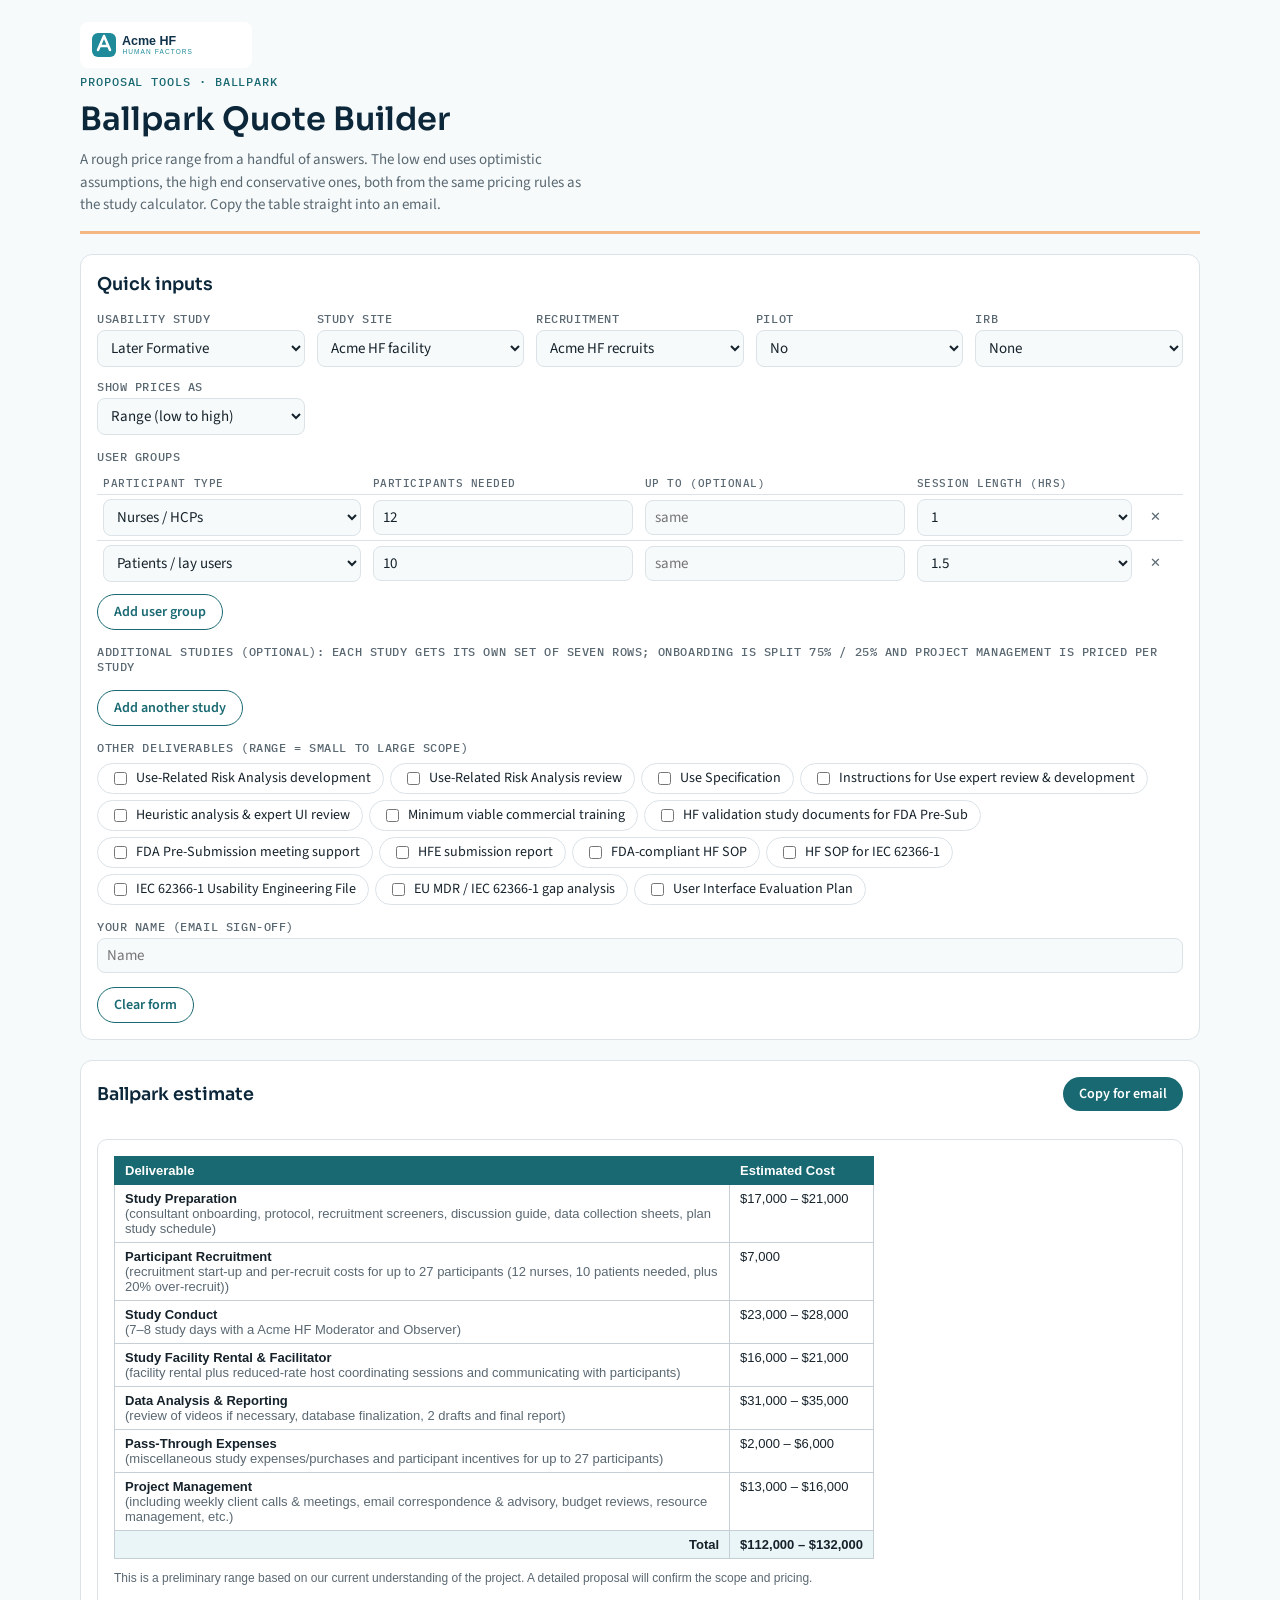
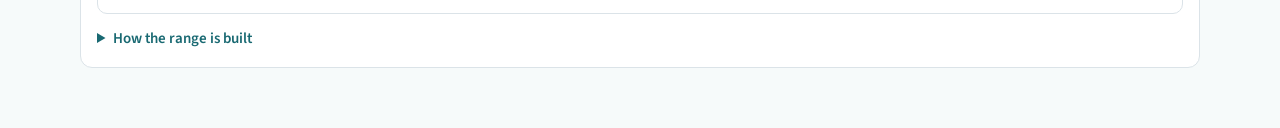
<file: tool-ballpark.html>
<!doctype html><html><head><meta charset=utf8><meta name=viewport content="width=device-width,initial-scale=1,viewport-fit=cover"><style>:root{color-scheme:light;box-sizing:border-box;padding-top:env(safe-area-inset-top,0px);padding-bottom:env(safe-area-inset-bottom,0px)}html{scroll-padding-top:env(safe-area-inset-top,0px)}body{margin:0;padding:0;font:14px -apple-system,BlinkMacSystemFont,sans-serif;background:#faf9f5;color:#141413}img{max-width:100%}[hidden]:not([hidden=until-found i]){display:none!important}</style></head><body>
<meta charset="utf-8">
<title>Ballpark Quote Builder</title>
<link rel="preconnect" href="https://fonts.googleapis.com">
<link rel="stylesheet" href="https://fonts.googleapis.com/css2?family=Sora:wght@500;600&family=Source+Sans+3:wght@400;600&family=IBM+Plex+Mono:wght@400;500&display=swap">
<style>
/* Layout: quick estimator &#x2014; header, one compact input card (study + groups + extras), live range table styled for email, copy bar */
:root{
  --bg:#F6FAFA; --surface:#ffffff; --fg:#16222B; --muted:#5A6872; --line:#DBE3E8; --chip:#E9F5F6;
  --navy:#0C273A; --purple:#196972; --pink:#F4B782; --ok:#1f6b4a; --warn-bg:#fff4dc; --warn-ink:#7a5000;
  --display:"Sora",ui-sans-serif,system-ui,sans-serif; --body:"Source Sans 3",ui-sans-serif,system-ui,sans-serif; --mono:"IBM Plex Mono",ui-monospace,Menlo,monospace;
}
@media (prefers-color-scheme: dark){:root:not([data-theme="light"]){--bg:#111C24;--surface:#1A2933;--fg:#EBF1F5;--muted:#A6B6C2;--line:#2D404D;--chip:#253947;--navy:#C6E1F5;--purple:#A4E7EF;--ok:#8fe0b6;--warn-bg:#3a2d10;--warn-ink:#f4cf7a;color-scheme:dark}}
:root[data-theme="dark"]{--bg:#111C24;--surface:#1A2933;--fg:#EBF1F5;--muted:#A6B6C2;--line:#2D404D;--chip:#253947;--navy:#C6E1F5;--purple:#A4E7EF;--ok:#8fe0b6;--warn-bg:#3a2d10;--warn-ink:#f4cf7a;color-scheme:dark}
*{box-sizing:border-box} [hidden]{display:none!important}
body{background:var(--bg);color:var(--fg);font:15px/1.5 var(--body);padding-inline:16px;padding-block:22px 60px}
.wrap{max-width:1120px;margin:0 auto;display:grid;gap:20px}
h1,h2{font-family:var(--display);color:var(--navy);margin:0;font-weight:600;text-wrap:balance}
h1{font-size:clamp(1.5rem,3vw,2rem)} h2{font-size:1.1rem}
header{display:grid;gap:6px;border-bottom:3px solid var(--pink);padding-bottom:14px}
.logo{background:#fff;border-radius:8px;padding:7px 11px;line-height:0;justify-self:start}.logo img{height:32px;width:auto}
.eyebrow{font:500 .72rem var(--mono);letter-spacing:.08em;text-transform:uppercase;color:var(--purple)}
.lede{margin:0;color:var(--muted);max-width:74ch}
.card{background:var(--surface);border:1px solid var(--line);border-radius:12px;padding:16px;display:grid;gap:14px;min-width:0}
.grid{display:grid;grid-template-columns:repeat(auto-fit,minmax(180px,1fr));gap:12px}
.f{display:grid;gap:4px} .f label,.lab{font:500 .72rem var(--mono);letter-spacing:.05em;text-transform:uppercase;color:var(--muted)}
input,select{font:15px var(--body);padding:6px 9px;border:1px solid var(--line);border-radius:8px;background:var(--bg);color:var(--fg);width:100%;min-width:0}
.gt{border-collapse:collapse;width:100%} .gt th{font:500 .68rem var(--mono);letter-spacing:.05em;text-transform:uppercase;color:var(--muted);text-align:left;padding:4px 6px}
.gt td{padding:4px 6px;border-top:1px solid var(--line)} .tbl{overflow-x:auto}
.chips{display:flex;flex-wrap:wrap;gap:6px}
.chips label{display:flex;gap:6px;align-items:center;border:1px solid var(--line);border-radius:999px;padding:4px 12px;font-size:.88rem;cursor:pointer;background:var(--surface)}
.chips input{width:auto}
.chips label:has(input:checked){border-color:var(--purple);background:var(--chip);color:var(--purple);font-weight:600}
.btn{font:600 .88rem var(--body);border:0;background:var(--purple);color:#fff;border-radius:999px;padding:7px 16px;cursor:pointer}
.btn.ghost{background:none;color:var(--purple);border:1px solid var(--purple)} .x{background:none;border:0;color:var(--muted);cursor:pointer}
button:focus-visible,input:focus-visible,select:focus-visible{outline:2px solid var(--pink);outline-offset:2px}
.out{background:#fff;border-radius:10px;border:1px solid var(--line);padding:16px;overflow-x:auto;color:#16222B}
.bar{display:flex;flex-wrap:wrap;gap:8px 12px;align-items:center;justify-content:space-between}
.status{font-size:.88rem;color:var(--ok)} .note{background:var(--warn-bg);color:var(--warn-ink);border-radius:8px;padding:8px 12px;font-size:.9rem}
details summary{cursor:pointer;color:var(--purple);font-weight:600}
</style>

<div class="wrap">
<header>
  <div class="logo"><img src="[data-uri]" alt="Acme HF"></div>
  <div class="eyebrow">Proposal tools &#xb7; Ballpark</div>
  <h1>Ballpark Quote Builder</h1>
  <p class="lede">A rough price range from a handful of answers. The low end uses optimistic assumptions, the high end conservative ones, both from the same pricing rules as the study calculator. Copy the table straight into an email.</p>
</header>

<section class="card" aria-labelledby="h-in">
  <h2 id="h-in">Quick inputs</h2>
  <div class="grid">
    <div class="f"><label for="study">Usability study</label><select id="study"><option value="">No study</option><option>Early Formative</option><option selected>Later Formative</option><option value="Validation / Summative">Validation / Summative</option></select></div>
    <div class="f"><label for="site">Study site</label><select id="site"><option>Acme HF facility</option><option value="Client site">Client / 3rd-party site</option></select></div>
    <div class="f"><label for="rec">Recruitment</label><select id="rec"><option value="Acme HF">Acme HF recruits</option><option value="Client">Client recruits</option></select></div>
    <div class="f"><label for="pilot">Pilot</label><select id="pilot"><option>No</option><option>Yes</option></select></div>
    <div class="f"><label for="irb">IRB</label><select id="irb"><option>None</option><option>Expedited</option><option value="Full Convened">Full convened</option></select></div>
    <div class="f"><label for="mode">Show prices as</label><select id="mode"><option value="range">Range (low to high)</option><option value="single">Single price (high end)</option></select></div>
  </div>
  <div id="grpBox" style="display:grid;gap:8px">
    <span class="lab">User groups</span>
    <div class="tbl"><table class="gt"><thead><tr><th>Participant type</th><th>Participants needed</th><th>Up to (optional)</th><th>Session length (hrs)</th><th></th></tr></thead><tbody id="grows"></tbody></table></div>
    <div><button class="btn ghost" id="addg" type="button">Add user group</button></div>
  </div>
  <div id="xsBox" style="display:grid;gap:8px"><span class="lab">Additional studies (optional): each study gets its own set of seven rows; onboarding is split 75% / 25% and project management is priced per study</span><div id="xsList" style="display:grid;gap:10px"></div><div><button class="btn ghost" id="addStudy" type="button">Add another study</button></div></div>
  <div style="display:grid;gap:8px"><span class="lab">Other deliverables (range = small to large scope)</span><div class="chips" id="dlv"></div></div>
  <div class="grid"><div class="f"><label for="sender">Your name (email sign-off)</label><input id="sender" placeholder="Name"></div></div>
  <div><button class="btn ghost" id="clearBp" type="button">Clear form</button></div>
</section>

<section class="card" aria-labelledby="h-out">
  <div class="bar"><h2 id="h-out">Ballpark estimate</h2><div style="display:flex;gap:8px;flex-wrap:wrap"><button class="btn" id="copy" type="button">Copy for email</button></div></div>
  <span class="status" id="msg" aria-live="polite"></span>
  <div class="out" id="out"></div>
  <details><summary>How the range is built</summary>
    <p class="lede" style="font-size:.9rem">Low: solid client screener draft, standard protocol complexity, no prep buffer, 15-minute breaks, facilitator 6 hrs/day, few critical tasks and use errors. High: poor or no screener draft, moderately complex protocol (&#xd7;1.25), 10% prep buffer, 30-minute breaks, facilitator 8 hrs/day, many critical tasks and a standard number of use errors needing root cause analysis. If you enter an "Up to" number for a user group, the low end uses the lower participant count and the high end uses the higher one, so the range also reflects how many participants are needed. Other deliverables run from the small to the large scope tier. Project management is 15% of consulting fees (minimum $4,000). Recruitment and incentive rates by participant type: patients/lay users $120 / $60, nurses/HCPs $200 / $80, physicians/surgeons $400 / $320. Ranges are rounded out to the nearest $800.</p>
  </details>
</section>
</div>

<script>

const RATES_DEFAULT={Rate:176,DayHrs:8,RecRate:80,FacRate:120,SessWindow:6.5,ConductUplift:1.2,ReviewPct:0.5,CogHrs:2,
 OnbPeople:3,OnbStd:0.5,OnbCx:1,OnbVC:1.7,OnbRound:800,ScrSolidC:1,ScrSolidR:1,ScrPoorC:2,ScrPoorR:2,AgrBase:2,AgrAdd:1,
 ProtoFormBase:4800,ProtoFormAdd:800,ProtoVSBase:6400,ProtoVSAdd:800,ProtoRevFormBase:1600,ProtoRevFormAdd:800,ProtoRevVSBase:2400,ProtoRevVSAdd:800,
 DSCreate:1200,DSReview:600,ModBase:1600,ModPerHr:400,LogHrs:1,DemoHrs:2,HFDays:3,IRBExp:2000,IRBFull:4720,DBFee:1200,AnalysisRatio:2,
 QSDays:2,PMMin:4000,PMRate:176,Markup:0.10,MarkupRound:200,OverRecruit:0.2,PrepAdj:0.9,RepFixed:8000,RepPax:320,RepLen:108,RepCritS:800,RepCritM:2400,RepUES:52,RepUEM:160,RepTmpl:1600,
 FacilityDay:1600,TrainRoomDay:500,AdminFee:20,SunshineFee:60,Subsist:100,Hotel:200,Flight:480};
const RATE_LABELS={Rate:"Consultant $/hr",DayHrs:"Hours per day",RecRate:"Recruitment $/hr (assumed)",FacRate:"Facilitator $/hr",SessWindow:"Session hrs per study day",ConductUplift:"Conduct uplift \u00d7",ReviewPct:"Review % of creation (assumed)",CogHrs:"Cognitive bias training hrs (assumed)",
 OnbPeople:"Onboarding staff per team",OnbStd:"Onboarding days/person (standard)",OnbCx:"Onboarding days/person (complex)",OnbVC:"Onboarding days/person (very complex)",OnbRound:"Onboarding round-up to $",
 ScrSolidC:"Screener hrs: solid draft, consultant",ScrSolidR:"Screener hrs: solid draft, recruitment",ScrPoorC:"Screener hrs: poor draft, consultant",ScrPoorR:"Screener hrs: poor draft, recruitment",AgrBase:"Agreement hrs: first group",AgrAdd:"Agreement hrs: each extra group",
 ProtoFormBase:"Protocol create ef/lf base",ProtoFormAdd:"\u2026 per extra distinct group",ProtoVSBase:"Protocol create vs base",ProtoVSAdd:"\u2026 per extra distinct group",ProtoRevFormBase:"Protocol review ef/lf base",ProtoRevFormAdd:"\u2026 per extra distinct group",ProtoRevVSBase:"Protocol review vs base",ProtoRevVSAdd:"\u2026 per extra distinct group",
 DSCreate:"Data sheets create /session-hr/group",DSReview:"Data sheets review /session-hr/group",ModBase:"Moderator script base /group",ModPerHr:"Moderator script per extra hr",LogHrs:"Article log hrs /group",DemoHrs:"Demographics hrs /group",
 HFDays:"High-fidelity model days",IRBExp:"Expedited IRB",IRBFull:"Full Convened IRB",DBFee:"Database fee",AnalysisRatio:"Analysis hrs per video hr",QSDays:"Quality systems days (vs)",
 PMMin:"PM minimum",PMRate:"PM $/hr (time-based, assumed)",Markup:"Task markup (hour/day-rate tasks)",MarkupRound:"Round marked-up tasks to $",OverRecruit:"Over-recruit buffer (worst case)",PrepAdj:"Study prep adjustment (90% = \u221210%)",RepFixed:"Report: fixed cost",RepPax:"Report: per priced participant",RepLen:"Report: per participant-hour over 1 hr",RepCritS:"Report: critical tasks Standard",RepCritM:"Report: critical tasks Many",RepUES:"Report: RCA Standard /participant",RepUEM:"Report: RCA Many /participant",RepTmpl:"Report: first-time template (assumed)",
 FacilityDay:"Facility $/day",TrainRoomDay:"Training room $/day",AdminFee:"Admin fee /participant",SunshineFee:"Sunshine Act /participant",Subsist:"Subsistence /person/day",Hotel:"Hotel /person/night",Flight:"Flight /person"};
/* Report hours per unit: [PowerPoint, Word, Word + PPT]. PROPOSED starting points. */
const RPR_DEFAULT={Base:[8,16,22],Group:[4,8,10],Sess:[0.75,1.25,1.5],Len:[0.25,0.25,0.25],Tmpl:[8,8,8],Round:[4,8,10]};
/* Tiered report components: hours for [Few, Standard, Many]. */
const TIER_DEFAULT={Crit:[4,8,16],UE:[4,10,20]};
const TIER_LABELS={Crit:"Critical tasks: extra write-up (hrs)",UE:"Use errors needing root cause analysis (hrs)"};
const TIERS=["Few","Standard","Many"];
const RPR_LABELS={Base:"Base setup and structure (hrs)",Group:"Per distinct user group (hrs)",Sess:"Per session, 1-hr session (hrs)",Len:"Session-length uplift per extra hr (fraction)",Tmpl:"First-time client template (hrs)",Round:"Per extra review round (hrs)"};
const EXAMPLE={studyType:"Later Formative",teams:1,breakMin:15,format:"Individual",comboPPD:"",
 groups:[{name:"Nurses",n:12,sh:1,distinct:"Yes",rr:200,it:80,tr:80,ppd:""},{name:"Patients",n:10,sh:1.5,distinct:"Yes",rr:120,it:60,tr:40,ppd:""}],
 onbLevel:"Standard",onbManual:"",hf:"No",scr:"Yes",scrDraft:"Solid client draft",scrCx:1,agr:"Yes",irb:"None",
 prepSess:"",protoSt:"Create",protoCx:1,dsSt:"Create",modSt:"Create",logSt:"Create",demoSt:"Create",
 setup:4,takedown:2,clientSetup:"No",clientSetupHrs:0,camera:2,dry:2,dryStaff:2,ship:0,buffer:0,pilot:"No",pilotGroups:null,pilotUpdHrs:0,mods:1,obs:1,clientObs:"No",clientObsN:1,facHrs:8,
 rpCrit:"Standard",rpUE:"Few",rpTmpl:"No",
 train:"No",studySite:"Acme HF facility",initFee:2400,misc:1600,devShip:0,travC:0,travSetup:0,travDays:2,travExtra:0,travTime:1,
 pm:"Yes",pmMethod:"% of consulting",pmPct:15,pmHrsWk:4,pmWeeks:16};
const KEY="cm_calc_v4";
const pilotFromStudy=()=>S.groups.map(g=>({name:g.name,n:"",sh:g.sh,rr:g.rr,it:g.it,tr:g.tr,sun:g.sun||"No",ppd:""}));
const ensurePilot=()=>{if(!Array.isArray(S.pilotGroups))S.pilotGroups=pilotFromStudy();};
let S,RT,RPR,TIER;
/* Only rates the user actually edits are saved (as overrides), so rate-card updates in new versions always come through. */
function load(){
 S=structuredClone(EXAMPLE);RT={...RATES_DEFAULT};RPR=structuredClone(RPR_DEFAULT);TIER=structuredClone(TIER_DEFAULT);
 try{
  let s=JSON.parse(localStorage.getItem(KEY)||"null");
  if(!s){const old=JSON.parse(localStorage.getItem("cm_calc_v3")||"null");if(old&&old.S)s={S:old.S};}  // keep old inputs, drop old saved rates
  if(s&&s.S){S=Object.assign(structuredClone(EXAMPLE),s.S);
   if(s.RTo)for(const k in s.RTo)if(k in RATES_DEFAULT)RT[k]=s.RTo[k];
   if(s.RPRo)for(const k in s.RPRo)if(k in RPR_DEFAULT)RPR[k]=s.RPRo[k];
   if(s.TIERo)for(const k in s.TIERo)if(k in TIER_DEFAULT)TIER[k]=s.TIERo[k];
   if(!TIERS.includes(S.rpCrit))S.rpCrit=EXAMPLE.rpCrit;if(!TIERS.includes(S.rpUE))S.rpUE=EXAMPLE.rpUE;}
 }catch(e){}
}
function save(){try{
 const RTo={},RPRo={};
 for(const k in RATES_DEFAULT)if(RT[k]!==RATES_DEFAULT[k])RTo[k]=RT[k];
 for(const k in RPR_DEFAULT)if(JSON.stringify(RPR[k])!==JSON.stringify(RPR_DEFAULT[k]))RPRo[k]=RPR[k];
 const TIERo={};for(const k in TIER_DEFAULT)if(JSON.stringify(TIER[k])!==JSON.stringify(TIER_DEFAULT[k]))TIERo[k]=TIER[k];
 localStorage.setItem(KEY,JSON.stringify({S,RTo,RPRo,TIERo}));
}catch(e){}}
const $=v=>"$"+Math.round(v).toLocaleString("en-US");
const num=v=>{const x=parseFloat(v);return isNaN(x)?0:x};
const esc=s=>String(s).replace(/[&<>"]/g,c=>({"&":"&amp;","<":"&lt;",">":"&gt;",'"':"&quot;"}[c]));
const r1=x=>Math.round(x*10)/10;
const up250=x=>Math.ceil(x/RT.MarkupRound-1e-9)*RT.MarkupRound;
const mu=x=>Math.round(x*(1+RT.Markup)/RT.MarkupRound)*RT.MarkupRound;

function compute(){
 const R=RT,dayRate=R.Rate*R.DayHrs,bh=num(S.breakMin)/60,isVS=S.studyType==="Validation / Summative";
 const gs=S.groups.map((g,i)=>({...g,i,net:num(g.n),pn:num(g.n)>0?Math.ceil(num(g.n)*(1+R.OverRecruit)-1e-9):0})).filter(g=>g.pn>0).map(g=>{const auto=Math.max(1,Math.floor((R.SessWindow+bh)/(num(g.sh)+bh)+1e-6));const used=num(g.ppd)>0?num(g.ppd):auto;return {...g,auto,used,days:Math.ceil(g.pn/used)}});
 const netPax=gs.reduce((a,g)=>a+g.net,0);
 const UG=gs.length,D=UG?Math.max(1,gs.filter(g=>g.distinct==="Yes").length):0;
 const pax=gs.reduce((a,g)=>a+g.pn,0);
 const maxSess=UG?Math.max(...gs.map(g=>num(g.sh))):0,teams=Math.max(1,num(S.teams));
 const fmtUsed=UG<2?"Individual":S.format, pps=fmtUsed==="Dyad"?2:fmtUsed==="Triad"?3:1;
 const sessions=pps===1?pax:Math.ceil(pax/pps);
 const comboPPD=num(S.comboPPD)>0?num(S.comboPPD):Math.max(1,Math.floor((R.SessWindow+bh)/(Math.max(maxSess,0.25)+bh)+1e-6));
 const sessDays=pps===1?gs.reduce((a,g)=>a+g.days,0):Math.ceil(sessions/comboPPD);
 const video=pps===1?gs.reduce((a,g)=>a+g.pn*num(g.sh),0):sessions*maxSess;
 const calDays=Math.ceil(sessDays/teams);
 const prepSess=maxSess; // pilot uses the longest session
 const dg=gs.filter(g=>g.distinct==="Yes");
 const distHrs=!UG?0:dg.length?dg.reduce((a,g)=>a+num(g.sh),0):maxSess;
 const modSum=!UG?0:dg.length?dg.reduce((a,g)=>a+R.ModBase+R.ModPerHr*Math.max(0,num(g.sh)-1),0):R.ModBase+R.ModPerHr*Math.max(0,maxSess-1);
 const avgOver=pps===1?(pax?gs.reduce((a,g)=>a+g.pn*Math.max(0,num(g.sh)-1),0)/pax:0):Math.max(0,maxSess-1);
 const L={},C={};
 C.onbDays=S.onbLevel==="Very complex"?R.OnbVC:(S.onbLevel==="Complex"?R.OnbCx:R.OnbStd);C.onbStaff=teams*R.OnbPeople;
 L.onb=parseFloat(S.onbManual)>0?parseFloat(S.onbManual):Math.ceil(C.onbStaff*C.onbDays*dayRate/R.OnbRound)*R.OnbRound;
 L.hf=S.hf==="Yes"?mu(R.HFDays*dayRate):0;
 const solid=S.scrDraft==="Solid client draft";
 C.scrPer=solid?R.ScrSolidC*R.Rate+R.ScrSolidR*R.RecRate:R.ScrPoorC*R.Rate+R.ScrPoorR*R.RecRate;
 C.scr=S.scr==="Yes"?UG*C.scrPer*num(S.scrCx):0;
 C.agrHrs=S.agr==="Yes"&&UG?R.AgrBase+R.AgrAdd*(UG-1):0;C.agr=C.agrHrs*R.Rate;L.scr=mu(C.scr+C.agr);
 const verb=solid?"Finalize":"Create";
 C.scrLabel=S.scr==="Yes"&&S.agr==="Yes"?`${verb} participant screeners and participant agreements`:S.scr==="Yes"?`${verb} participant screeners`:S.agr==="Yes"?"Participant agreements":"Screeners and agreements (not included)";
 L.irb=S.irb==="Expedited"?R.IRBExp:S.irb==="Full Convened"?R.IRBFull:0;
 const rev=st=>st==="Review client draft"?R.ReviewPct:1;
 C.proto=(S.protoSt==="Create"?(isVS?R.ProtoVSBase+R.ProtoVSAdd*(D-1):R.ProtoFormBase+R.ProtoFormAdd*(D-1)):S.protoSt==="Review client draft"?(isVS?R.ProtoRevVSBase+R.ProtoRevVSAdd*(D-1):R.ProtoRevFormBase+R.ProtoRevFormAdd*(D-1)):0)*num(S.protoCx);
 C.ds=(S.dsSt==="Create"?R.DSCreate:S.dsSt==="Review client draft"?R.DSReview:0)*distHrs;
 C.mod=S.modSt==="Not needed"?0:modSum*rev(S.modSt);
 C.log=S.logSt==="Not needed"?0:mu(D*R.LogHrs*R.Rate*rev(S.logSt));
 C.demo=S.demoSt==="Not needed"?0:mu(UG*R.DemoHrs*R.Rate*rev(S.demoSt));
 C.clientHrs=S.clientSetup==="Yes"?num(S.clientSetupHrs):0;C.setup=mu((Math.max(0,num(S.setup)+num(S.takedown)-C.clientHrs)+num(S.camera)+num(S.dry)*num(S.dryStaff))*R.Rate);
 C.prepSub=C.proto+C.ds+C.mod+C.log+C.demo+C.setup+num(S.ship);
 L.prep=Math.round(C.prepSub*R.PrepAdj*(1+num(S.buffer)/100)/R.MarkupRound)*R.MarkupRound;
 const staff=Math.max(0,num(S.mods)+Math.max(0,num(S.obs)-(S.clientObs==="Yes"?num(S.clientObsN):0)));
 ensurePilot();
 const pOn=S.pilot==="Yes";
 C.pgs=S.pilotGroups.map((g,i)=>{const pn=num(g.n)>0?Math.ceil(num(g.n)*(1+R.OverRecruit)-1e-9):0;const auto=Math.max(1,Math.floor((R.SessWindow+bh)/(Math.max(num(g.sh),0.25)+bh)+1e-6));const used=num(g.ppd)>0?num(g.ppd):auto;return {...g,i,pn,auto,used,days:pn?Math.ceil(pn/used):0}});
 const pact=pOn?C.pgs.filter(g=>g.pn>0):[];
 C.pilotPN=pact.reduce((a,g)=>a+g.pn,0);C.pilotDays=pact.reduce((a,g)=>a+g.days,0);
 C.pilotRec=pact.reduce((a,g)=>a+g.pn*num(g.rr),0);C.pilotInc=pact.reduce((a,g)=>a+g.pn*num(g.it),0);C.pilotTrav=pact.reduce((a,g)=>a+g.pn*num(g.tr),0);
 L.pilot=pOn?mu(C.pilotDays*staff*dayRate*R.ConductUplift+C.pilotDays*num(S.facHrs)*R.FacRate+num(S.pilotUpdHrs)*R.Rate):0;
 L.conduct=up250(sessDays*staff*dayRate*R.ConductUplift);
 L.cog=S.clientObs==="Yes"?mu(R.CogHrs*R.Rate):0;
 L.facil=up250(sessDays*num(S.facHrs)*R.FacRate);
 L.analysis=R.DBFee+mu(R.AnalysisRatio*video*R.Rate);
 // Report
 // Report: priced by priced participants (groups don't matter), session length, critical tier, RCA tier, template
 const extraHrs=gs.reduce((a,g)=>a+g.pn*Math.max(0,num(g.sh)-1),0);
 C.rpRows=[["Fixed report cost",R.RepFixed],[`Participants (${pax} \u00d7 $${R.RepPax})`,pax*R.RepPax],[`Session length (${r1(extraHrs)} participant-hrs over 1 hr \u00d7 $${R.RepLen})`,extraHrs*R.RepLen],
  [`Critical tasks (${S.rpCrit})`,S.rpCrit==="Many"?R.RepCritM:S.rpCrit==="Few"?0:R.RepCritS],[`Use error RCA (${S.rpUE}, per participant)`,pax*(S.rpUE==="Many"?R.RepUEM:S.rpUE==="Few"?0:R.RepUES)],["First-time client template",S.rpTmpl==="Yes"?R.RepTmpl:0]];
 C.rpSub=C.rpRows.reduce((a,x)=>a+x[1],0);
 C.repNew=Math.round(C.rpSub/R.MarkupRound)*R.MarkupRound;
 L.report=C.repNew;
 L.qs=isVS?mu(R.QSDays*dayRate):0;L.close=mu((isVS?2:1)*dayRate);
 const cons=L.onb+L.hf+L.scr+L.irb+L.prep+L.pilot+L.conduct+L.cog+L.facil+L.analysis+L.report+L.qs+L.close;
 const atCM=(S.studySite||"Acme HF facility")==="Acme HF facility";L.facility=atCM?(sessDays+C.pilotDays)*R.FacilityDay:0;L.train=atCM&&S.train==="Yes"?(sessDays+C.pilotDays)*R.TrainRoomDay:0;
 L.init=S.initFee===""||isNaN(parseFloat(S.initFee))?2400:num(S.initFee);L.admin=(L.init>0||gs.some(g=>num(g.rr)>0))?(pax+C.pilotPN)*R.AdminFee:0;L.sun=(gs.reduce((a,g)=>a+(g.sun==="Yes"?g.pn:0),0)+pact.reduce((a,g)=>a+(g.sun==="Yes"?g.pn:0),0))*R.SunshineFee;
 const recG=gs.map(g=>({d:`Recruitment of up to ${g.pn} ${g.name}`,v:g.pn*num(g.rr)})),incG=gs.map(g=>({d:`Incentives paid to up to ${g.pn} ${g.name}`,v:g.pn*num(g.it)}));
 if(C.pilotPN>0){recG.push({d:`Pilot: recruitment of up to ${C.pilotPN} participants`,v:C.pilotRec});incG.push({d:`Pilot: incentives paid to up to ${C.pilotPN} participants`,v:C.pilotInc})}
 L.travReimb=gs.reduce((a,g)=>a+g.pn*num(g.tr),0)+C.pilotTrav;L.misc=num(S.misc);L.devShip=num(S.devShip);
 const tc=num(S.travC);C.tripDays=tc>0?calDays+num(S.travSetup)+num(S.travDays)+num(S.travExtra):0;
 L.consTravel=tc>0?tc*(C.tripDays*R.Subsist+Math.max(0,C.tripDays-1)*R.Hotel+R.Flight+num(S.travTime)*dayRate):0;
 const fac=L.facility+L.train,rec=L.init+recG.reduce((a,x)=>a+x.v,0)+L.admin+L.sun,pass=incG.reduce((a,x)=>a+x.v,0)+L.travReimb+L.misc+L.devShip+L.consTravel;
 C.pmPct=(S.pmPct===""||isNaN(parseFloat(S.pmPct))?15:num(S.pmPct))/100;
 C.pmA=Math.max(R.PMMin,Math.round(cons*C.pmPct/400)*400);
 C.pmB=Math.max(R.PMMin,Math.round(num(S.pmHrsWk)*num(S.pmWeeks)*R.PMRate/400)*400);
 L.pm=S.pm==="Yes"?(S.pmMethod==="Time-based"?C.pmB:C.pmA):0;
 return {L,C,gs,UG,D,pax,netPax,distHrs,sessions,sessDays,video,maxSess,prepSess,teams,calDays,staff,fmtUsed,pps,comboPPD,cons,fac,rec,pass,recG,incG,isVS,grand:cons+fac+rec+pass+L.pm};
}


/* ===== ballpark app ===== */
const TYPES = {"Patients / lay users":{rr:120,it:60,tr:40},"Caregivers":{rr:120,it:60,tr:40},"Nurses / HCPs":{rr:200,it:80,tr:80},"Pharmacists / technicians":{rr:200,it:80,tr:80},"Physicians / surgeons":{rr:400,it:320,tr:80}};
const DL = [{"id": "URRA_D", "label": "Use-Related Risk Analysis development", "note": "URRA of up to 50\u2013250 rows", "ff": [14000, 20800, 28000]}, {"id": "URRA_R", "label": "Use-Related Risk Analysis review", "note": "review of the Client URRA, up to 50\u2013250 rows", "ff": [4200, 8200, 12200]}, {"id": "USPEC", "label": "Use Specification", "note": "user profiles and use environments", "ff": [6200, 9400, 14000]}, {"id": "IFU", "label": "Instructions for Use expert review & development", "note": "expert review and development of the existing IFU", "ff": [9400, 15600, 23400]}, {"id": "HEUR", "label": "Heuristic analysis & expert UI review", "note": "expert review of the user interface", "ff": [3200, 6200, 9400]}, {"id": "TRAIN", "label": "Minimum viable commercial training", "note": "training checklist and presentation", "ff": [6400, 11000, 15600]}, {"id": "PRESUB_D", "label": "HF validation study documents for FDA Pre-Sub", "note": "validation protocol for the Pre-Submission", "ff": [6400, 7200, 8000]}, {"id": "PRESUB_M", "label": "FDA Pre-Submission meeting support", "note": "slides, remote meeting attendance, minutes", "ff": [7800, 12600, 19800]}, {"id": "HFE", "label": "HFE submission report", "note": "Sections 1\u20138 per FDA Human Factors guidance", "ff": [25200, 40800, 62400]}, {"id": "SOP_FDA", "label": "FDA-compliant HF SOP", "note": "human factors / usability engineering process", "ff": [3200, 4800, 6200]}, {"id": "SOP_IEC", "label": "HF SOP for IEC 62366-1", "note": "IEC 62366-1 process compliance documentation", "ff": [7800, 12400, 18600]}, {"id": "UEF", "label": "IEC 62366-1 Usability Engineering File", "note": "compliance documentation and usability engineering file", "ff": [9400, 15800, 21800]}, {"id": "GAP", "label": "EU MDR / IEC 62366-1 gap analysis", "note": "gap analysis of usability engineering documentation", "ff": [5000, 7400, 10000]}, {"id": "UIEP", "label": "User Interface Evaluation Plan", "note": "formative and/or summative evaluation plan", "ff": [7800, 12400, 18600]}];
const KEY2 = "cm_ballpark_v1";
let G = [{t:"Nurses / HCPs", n:12, sh:"1"}, {t:"Patients / lay users", n:10, sh:"1.5"}], SEL = new Set(), SENDER = "", X = [], MODE = "range";
try { const j = JSON.parse(localStorage.getItem(KEY2) || "null"); if (j){ G = j.G || G; SEL = new Set(j.SEL || []); SENDER = j.SENDER || ""; X = j.X || []; MODE = j.MODE || "range"; ["study","site","rec","pilot","irb"].forEach(k => { if (j[k] !== undefined) document.getElementById(k).value = j[k]; }); } } catch (e) {}
const byId = id => document.getElementById(id);
const k$ = v => "$" + Math.round(v).toLocaleString("en-US");
const lo = v => Math.floor(v / 1000) * 1000, hi = v => Math.ceil(v / 1000) * 1000;
const rng = (a, b) => MODE === "single" ? k$(hi(b)) : (a === b ? k$(lo(a)) : `${k$(lo(a))} \u2013 ${k$(hi(b))}`);
function save(){ try { localStorage.setItem(KEY2, JSON.stringify({G, X, MODE, SEL:[...SEL], SENDER, study:byId("study").value, site:byId("site").value, rec:byId("rec").value, pilot:byId("pilot").value, irb:byId("irb").value})); } catch (e) {} }
const nFor = (g, high) => high && +g.nMax > +g.n ? +g.nMax : +g.n;
const nTxt = g => +g.nMax > +g.n ? `${g.n}\u2013${g.nMax}` : `${g.n}`;
const curCfg = () => ({study: byId("study").value, site: byId("site").value, rec: byId("rec").value, pilot: byId("pilot").value, irb: byId("irb").value, G});
function runCalc(high, c){
  S = structuredClone(EXAMPLE); RT = {...RATES_DEFAULT}; RPR = structuredClone(RPR_DEFAULT); TIER = structuredClone(TIER_DEFAULT);
  const clientRec = c.rec === "Client";
  Object.assign(S, {studyType: c.study, breakMin: high ? 30 : 15, scrDraft: high ? "Poor or no client draft" : "Solid client draft", protoCx: high ? 1.25 : 1, buffer: high ? 10 : 0,
    facHrs: high ? 8 : 6, rpCrit: high ? "Many" : "Few", rpUE: high ? "Standard" : "Few", irb: c.irb, studySite: c.site, pilot: c.pilot, pilotUpdHrs: 2,
    initFee: clientRec ? 0 : 2400, misc: high ? 1600 : 800, camera: 1, travDays: 0, travTime: 0, pmPct: 15});
  S.groups = c.G.filter(g => +g.n > 0).map(g => { const r = TYPES[g.t] || TYPES["Patients / lay users"]; return {name: g.t, n: nFor(g, high), sh: +g.sh || 1, distinct: "Yes", rr: clientRec ? 0 : r.rr, it: clientRec ? 0 : r.it, tr: clientRec ? 0 : (high ? r.tr : 0), sun: "No", ppd: ""}; });
  S.pilotGroups = S.groups.map(g => ({name: g.name, n: S.pilot === "Yes" ? 1 : "", sh: g.sh, rr: g.rr, it: g.it, tr: g.tr, sun: "No", ppd: ""}));
  return compute();
}
const ONB_SPLIT = [0.75, 0.25];
/* One study's seven rows. idx/multi: with several studies onboarding is split 75% / 25% and project management is priced per study. */
function studyBlock(c, idx, multi, withOthers){
  const rows = []; let consL = 0, consH = 0, totL = 0, totH = 0, closeL = 0, closeH = 0;
  const studyOn = c.study && c.G.some(g => +g.n > 0);
  if (studyOn){
    const r0 = runCalc(false, c), r1 = runCalc(true, c);
    const b = (r, keys) => keys.reduce((a, k) => a + (r.L[k] || 0), 0);
    const pct = multi ? ONB_SPLIT[idx === 0 ? 0 : 1] : 1, onb = r => multi ? Math.round((r.L.onb || 0) * pct / 250) * 250 : (r.L.onb || 0);
    const prepK = ["hf","scr","irb","prep"];
    const pax = r1.pax, days0 = r0.calDays, days1 = r1.calDays, gtxt = c.G.filter(g => +g.n > 0).map(g => `${nTxt(g)} ${g.t.split(" /")[0].toLowerCase()}`).join(", ");
    const add = (name, note, a, z, cons) => { rows.push({name, note, a, z}); totL += a; totH += z; if (cons){ consL += a; consH += z; } };
    add("Study Preparation", multi && idx > 0 ? "consultant onboarding (shared with the first study), protocol, recruitment screeners, discussion guide, data collection sheets, plan study schedule" : "consultant onboarding, protocol, recruitment screeners, discussion guide, data collection sheets, plan study schedule", b(r0,prepK) + onb(r0), b(r1,prepK) + onb(r1), true);
    if (r1.rec > 0) add("Participant Recruitment", `recruitment start-up and per-recruit costs for up to ${pax} participants (${gtxt} needed, plus 20% over-recruit)`, r0.rec, r1.rec, false);
    add("Study Conduct", `${days0 === days1 ? days0 : days0 + "–" + days1} study days with a Acme HF Moderator and Observer${c.pilot === "Yes" ? ", plus pilot sessions" : ""}`, b(r0,["conduct","pilot","cog"]), b(r1,["conduct","pilot","cog"]), true);
    const facA = r0.L.facility + r0.L.train, facZ = r1.L.facility + r1.L.train;
    add(c.site === "Acme HF facility" ? "Study Facility Rental & Facilitator" : "Study Facilitator", (c.site === "Acme HF facility" ? "facility rental plus " : "") + "reduced-rate host coordinating sessions and communicating with participants", facA + r0.L.facil, facZ + r1.L.facil, false);
    consL += r0.L.facil; consH += r1.L.facil;
    add("Data Analysis & Reporting", "review of videos if necessary, database finalization, 2 drafts and final report", b(r0,["analysis","report","qs"]), b(r1,["analysis","report","qs"]), true);
    if (r1.pass > 0) add("Pass-Through Expenses", `miscellaneous study expenses/purchases and participant incentives for up to ${pax} participants`, r0.pass, r1.pass, false);
    consL += r0.L.close; consH += r1.L.close; closeL = r0.L.close; closeH = r1.L.close;
  }
  if (withOthers){
    for (const id of SEL){ const d = DL.find(x => x.id === id); if (!d) continue;
      const a = d.ff[0], z = d.ff[2]; rows.push({name: d.label, note: d.note, a, z}); totL += a; totH += z; consL += a; consH += z; }
    if (!studyOn && SEL.size && !multi){ rows.unshift({name:"Onboarding", note:"kickoff meeting(s), product demonstration and document review", a:2400, z:2400}); totL += 2400; totH += 2400; consL += 3000; consH += 3000; }
  }
  if (rows.length){
    const pmL = Math.max(4000, Math.round(consL * 0.15 / 500) * 500) + closeL, pmH = Math.max(4000, Math.round(consH * 0.15 / 500) * 500) + closeH;
    rows.push({name:"Project Management", note:"including weekly client calls & meetings, email correspondence & advisory, budget reviews, resource management, etc.", a:pmL, z:pmH}); totL += pmL; totH += pmH;
  }
  return {rows, totL, totH};
}
function build(){
  const all = [curCfg(), ...X].filter(c => c.study && c.G.some(g => +g.n > 0));
  const multi = all.length > 1, blocks = [];
  if (!multi) blocks.push(Object.assign(studyBlock(all[0] || {study:"", G:[]}, 0, false, true), {title: null}));
  else {
    all.forEach((c, i) => blocks.push(Object.assign(studyBlock(c, i, true, false), {title: `Study ${i + 1}: ${c.study}`})));
    if (SEL.size) blocks.push(Object.assign(studyBlock({study:"", G:[]}, 0, true, true), {title: "Other deliverables"}));
  }
  const rows = blocks.flatMap(b => b.rows);
  return {blocks, rows, multi, totL: blocks.reduce((a, b) => a + b.totL, 0), totH: blocks.reduce((a, b) => a + b.totH, 0)};
}
const WORD = () => MODE === "single" ? "estimate" : "range";
function tableHTML(res){
  const th = s => `<th style="background:#196972;color:#fff;text-align:left;padding:6px 10px;font:700 13px Arial,sans-serif;border:1px solid #196972">${s}</th>`;
  const td = (s, x="") => `<td style="padding:6px 10px;border:1px solid #C6CFD6;font:13px Arial,sans-serif;color:#16222B;vertical-align:top;${x}">${s}</td>`;
  let h = "";
  for (const bl of res.blocks){
    if (!bl.rows.length) continue;
    if (bl.title) h += `<p style="font:700 14px Arial,sans-serif;color:#0C273A;margin:14px 0 4px">${esc(bl.title)}</p>`;
    h += `<table style="border-collapse:collapse;max-width:760px;width:100%"><thead><tr>${th("Deliverable")}${th("Estimated Cost")}</tr></thead><tbody>`;
    for (const r of bl.rows) h += `<tr>${td(`<b>${esc(r.name)}</b><br><span style="color:#5A6872">(${esc(r.note)})</span>`)}${td(rng(r.a, r.z), "white-space:nowrap")}</tr>`;
    h += `<tr>${td(`<b>${res.multi ? esc(bl.title || "Total") + " total" : "Total"}</b>`, "text-align:right;background:#E9F5F6")}${td(`<b>${rng(bl.totL, bl.totH)}</b>`, "white-space:nowrap;background:#E9F5F6")}</tr></tbody></table>`;
  }
  if (res.multi) h += `<p style="font:700 14px Arial,sans-serif;color:#0C273A;margin:14px 0 4px">Overall estimated total: ${rng(res.totL, res.totH)}</p>`;
  h += `<p style="font:12px Arial,sans-serif;color:#5A6872;max-width:760px">This is a preliminary ${WORD()} based on our current understanding of the project. A detailed proposal will confirm the scope and pricing.</p>`;
  if (SENDER) h += `<p style="font:13px Arial,sans-serif;color:#16222B">Best,<br>${esc(SENDER)}</p>`;
  return h;
}
function textVersion(res){
  const L = [];
  for (const bl of res.blocks){
    if (!bl.rows.length) continue;
    if (bl.title) L.push(bl.title);
    bl.rows.forEach(r => L.push(`${r.name} (${r.note}): ${rng(r.a, r.z)}`));
    L.push(`${res.multi ? (bl.title || "Total") + " total" : "Total"}: ${rng(bl.totL, bl.totH)}`, "");
  }
  if (res.multi) L.push(`Overall estimated total: ${rng(res.totL, res.totH)}`, "");
  L.push(`This is a preliminary ${WORD()} based on our current understanding of the project. A detailed proposal will confirm the scope and pricing.`);
  if (SENDER) L.push("", "Best,", SENDER);
  return L.join("\n");
}
let RES = null;
function renderGroups(){
  byId("grows").innerHTML = G.map((g, i) => `<tr><td><select aria-label="Participant type" data-g="${i}" data-f="t">${Object.keys(TYPES).map(t => `<option ${t === g.t ? "selected" : ""}>${t}</option>`).join("")}</select></td>
    <td><input type="number" min="0" aria-label="Participants needed" data-g="${i}" data-f="n" value="${esc(g.n)}"></td>
    <td><input type="number" min="0" placeholder="same" aria-label="Up to this many participants (optional, makes the range depend on participant count)" data-g="${i}" data-f="nMax" value="${esc(g.nMax || "")}"></td>
    <td>${(g._c || !["0.5","1","1.5","2","2.5","3","3.5","4"].includes(String(g.sh))) ? `<span style="display:flex;gap:4px;align-items:center"><input type="number" min="0.25" step="0.25" style="width:80px" aria-label="Session length (type hours)" data-g="${i}" data-f="sh" value="${esc(g.sh)}"><button class="x" type="button" data-glist="${i}" title="Back to the list" aria-label="Back to the list" style="font-size:.8rem">&#x25be; List</button></span>` : `<select aria-label="Session length" data-g="${i}" data-f="sh">${["0.5","1","1.5","2","2.5","3","3.5","4"].map(v => `<option ${String(g.sh) === v ? "selected" : ""}>${v}</option>`).join("")}<option value="__other">Other (type hours)&hellip;</option></select>`}</td>
    <td><button class="x" type="button" data-del="${i}" aria-label="Remove group">&#x2715;</button></td></tr>`).join("");
}
function renderDL(){ byId("dlv").innerHTML = DL.map(d => `<label><input type="checkbox" data-d="${d.id}" ${SEL.has(d.id) ? "checked" : ""}> ${esc(d.label)}</label>`).join(""); }
function render(){
  byId("grpBox").hidden = !byId("study").value; byId("xsBox").hidden = !byId("study").value; byId("mode").value = MODE; byId("sender").value = SENDER;
  RES = build();
  byId("out").innerHTML = RES.rows.length ? tableHTML(RES) : `<p style="color:#5A6872;margin:0">Choose a study type or at least one deliverable to see a range.</p>`;
  save();
}

const SESS = ["0.5","1","1.5","2","2.5","3","3.5","4"], STY = ["Early Formative","Later Formative","Validation / Summative"];
const xBlank = () => ({study:"Validation / Summative", site:"Acme HF facility", rec:"Acme HF", pilot:"No", irb:"None", G:[{t:"Patients / lay users", n:8, nMax:"", sh:"1"}]});
function renderX(){
  const opt = (arr, v) => arr.map(o => `<option${o === v ? " selected" : ""}>${esc(o)}</option>`).join("");
  byId("xsList").innerHTML = X.map((x, i) => `<div style="border:1px solid var(--line, #C6CFD6);border-radius:8px;padding:10px;display:grid;gap:8px">
    <div style="display:flex;justify-content:space-between;align-items:center"><b>Study ${i + 2}</b><button class="btn ghost" type="button" data-xdel="${i}">Remove study</button></div>
    <div class="grid">
     <div class="f"><label>Usability study</label><select data-xi="${i}" data-xf="study">${opt(STY, x.study)}</select></div>
     <div class="f"><label>Study site</label><select data-xi="${i}" data-xf="site"><option value="Acme HF facility"${x.site === "Acme HF facility" ? " selected" : ""}>Acme HF facility</option><option value="Client site"${x.site === "Client site" ? " selected" : ""}>Client / 3rd-party site</option></select></div>
     <div class="f"><label>Recruitment</label><select data-xi="${i}" data-xf="rec"><option value="Acme HF"${x.rec === "Acme HF" ? " selected" : ""}>Acme HF recruits</option><option value="Client"${x.rec === "Client" ? " selected" : ""}>Client recruits</option></select></div>
     <div class="f"><label>Pilot</label><select data-xi="${i}" data-xf="pilot">${opt(["No","Yes"], x.pilot)}</select></div>
     <div class="f"><label>IRB</label><select data-xi="${i}" data-xf="irb"><option${x.irb === "None" ? " selected" : ""}>None</option><option${x.irb === "Expedited" ? " selected" : ""}>Expedited</option><option value="Full Convened"${x.irb === "Full Convened" ? " selected" : ""}>Full convened</option></select></div>
    </div>
    <div class="tbl"><table class="gt"><thead><tr><th>Participant type</th><th>Participants needed</th><th>Up to (optional)</th><th>Session length (hrs)</th><th></th></tr></thead><tbody>${x.G.map((g, j) => `<tr>
      <td><select data-xi="${i}" data-xg="${j}" data-xgf="t">${opt(Object.keys(TYPES), g.t)}</select></td>
      <td><input type="number" min="0" data-xi="${i}" data-xg="${j}" data-xgf="n" value="${esc(g.n)}"></td>
      <td><input type="number" min="0" placeholder="same" data-xi="${i}" data-xg="${j}" data-xgf="nMax" value="${esc(g.nMax || "")}"></td>
      <td><select data-xi="${i}" data-xg="${j}" data-xgf="sh">${opt(SESS, String(g.sh))}</select></td>
      <td><button class="x" type="button" data-xgdel="${i}:${j}" aria-label="Remove group">&#x2715;</button></td></tr>`).join("")}</tbody></table></div>
    <div><button class="btn ghost" type="button" data-xgadd="${i}">Add user group</button></div></div>`).join("");
}
document.addEventListener("change", e => { const t = e.target;
  if (t.id === "mode"){ MODE = t.value; return; }
  if (t.dataset.xi !== undefined){ const x = X[+t.dataset.xi]; if (!x) return;
    if (t.dataset.xgf){ x.G[+t.dataset.xg][t.dataset.xgf] = t.value; } else if (t.dataset.xf){ x[t.dataset.xf] = t.value; } } });
document.addEventListener("click", e => { const t = e.target;
  if (t.id === "addStudy"){ if (X.length >= 4){ byId("msg").textContent = "Up to 5 studies in total."; return; } X.push(xBlank()); renderX(); render(); return; }
  if (t.dataset && t.dataset.xdel !== undefined){ X.splice(+t.dataset.xdel, 1); renderX(); render(); return; }
  if (t.dataset && t.dataset.xgadd !== undefined){ X[+t.dataset.xgadd].G.push({t:"Patients / lay users", n:8, nMax:"", sh:"1"}); renderX(); render(); return; }
  if (t.dataset && t.dataset.xgdel){ const [i, j] = t.dataset.xgdel.split(":").map(Number); X[i].G.splice(j, 1); if (!X[i].G.length) X[i].G.push({t:"Patients / lay users", n:8, nMax:"", sh:"1"}); renderX(); render(); } });
document.addEventListener("change", e => { const t = e.target;
  if (t.dataset.g !== undefined && t.value === "__other"){ const gi = +t.dataset.g; G[gi]._c = true; renderGroups(); const n = document.querySelector(`input[data-g="${gi}"][data-f="sh"]`); if (n){ n.value = ""; n.focus(); } return; }
  if (t.dataset.g !== undefined){ G[+t.dataset.g][t.dataset.f] = t.value; }
  else if (t.dataset.d){ t.checked ? SEL.add(t.dataset.d) : SEL.delete(t.dataset.d); }
  render(); });
document.addEventListener("input", e => { if (e.target.id === "sender"){ SENDER = e.target.value; RES = build(); byId("out").innerHTML = RES.rows.length ? tableHTML(RES) : byId("out").innerHTML; save(); } });
document.addEventListener("click", e => {
  if (e.target.id === "addg"){ G.push({t:"Patients / lay users", n:8, nMax:"", sh:"1"}); renderGroups(); render(); }
  const gl = e.target.closest("[data-glist]"); if (gl){ const g = G[+gl.dataset.glist]; g._c = false; if (!["0.5","1","1.5","2","2.5","3","3.5","4"].includes(String(g.sh))) g.sh = "1"; renderGroups(); render(); return; }
  const d = e.target.closest("[data-del]"); if (d){ G.splice(+d.dataset.del, 1); renderGroups(); render(); }
});
byId("copy").onclick = async () => {
  const m = byId("msg");
  try { await navigator.clipboard.write([new ClipboardItem({"text/html": new Blob([tableHTML(RES)], {type:"text/html"}), "text/plain": new Blob([textVersion(RES)], {type:"text/plain"})})]); m.textContent = "Copied. Paste into your email."; }
  catch (_) { const r = document.createRange(); r.selectNode(byId("out")); const s = getSelection(); s.removeAllRanges(); s.addRange(r); m.textContent = "Your browser blocked copying. The table is selected: press Ctrl+C / Cmd+C."; }
  setTimeout(() => m.textContent = "", 4000);
};
renderGroups(); renderDL(); renderX(); render();
byId("clearBp").onclick = () => { if (!confirm("Clear everything on this page (user groups, deliverables, options and your name)?")) return; try { localStorage.removeItem(KEY2); } catch (e) {} location.reload(); };
</script>

</body></html>
</file>
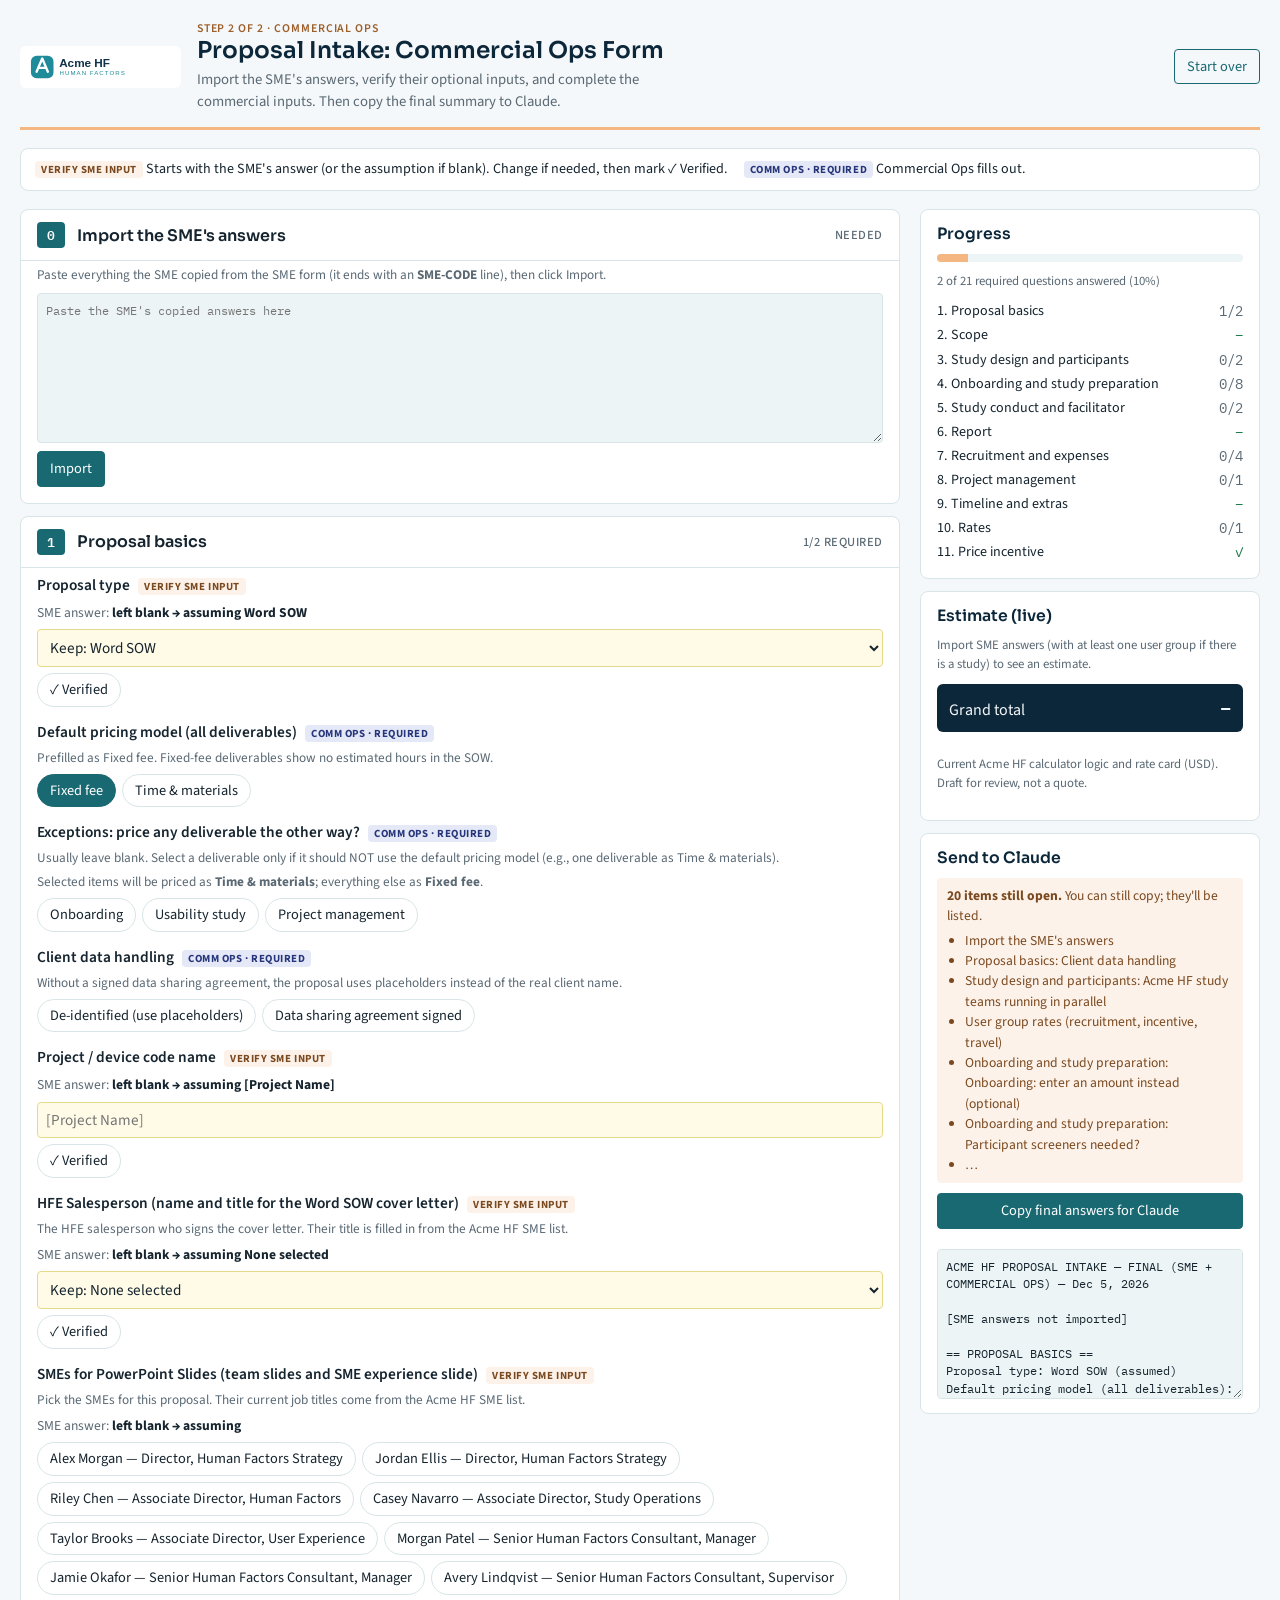
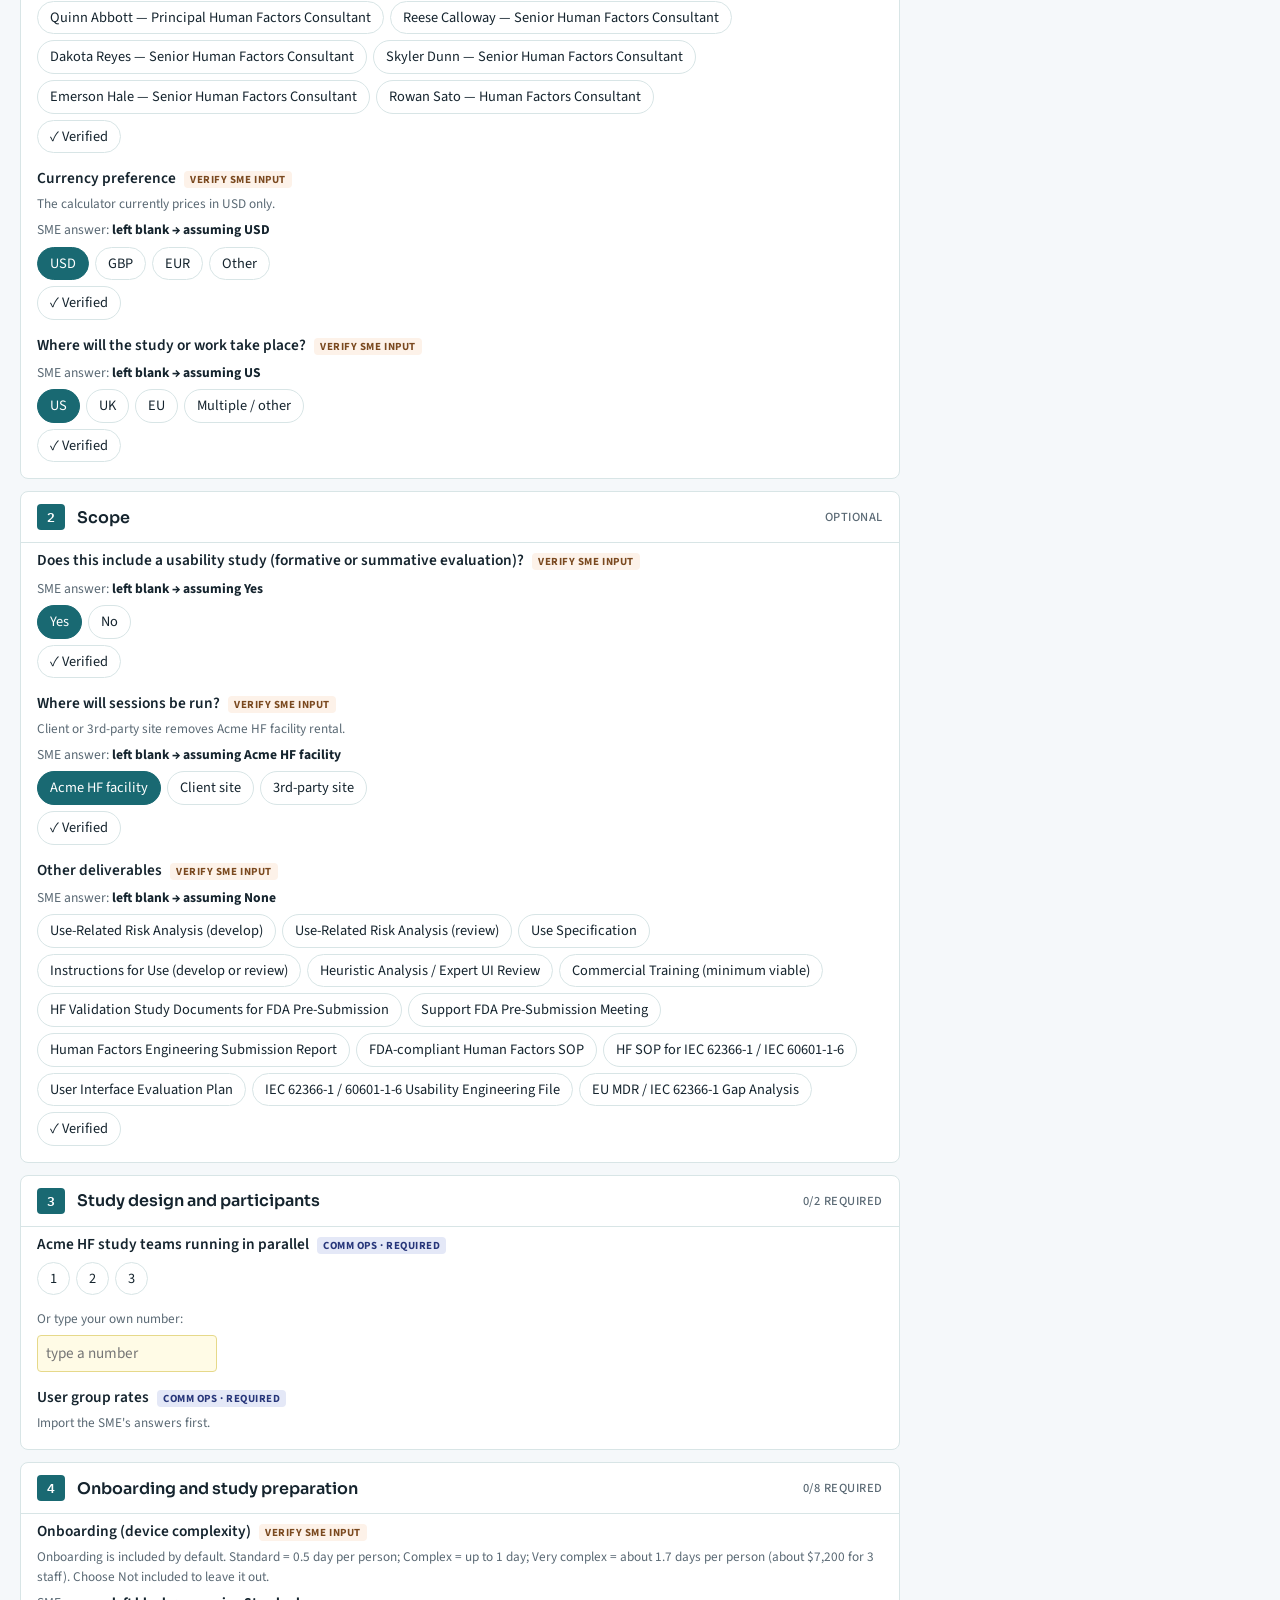
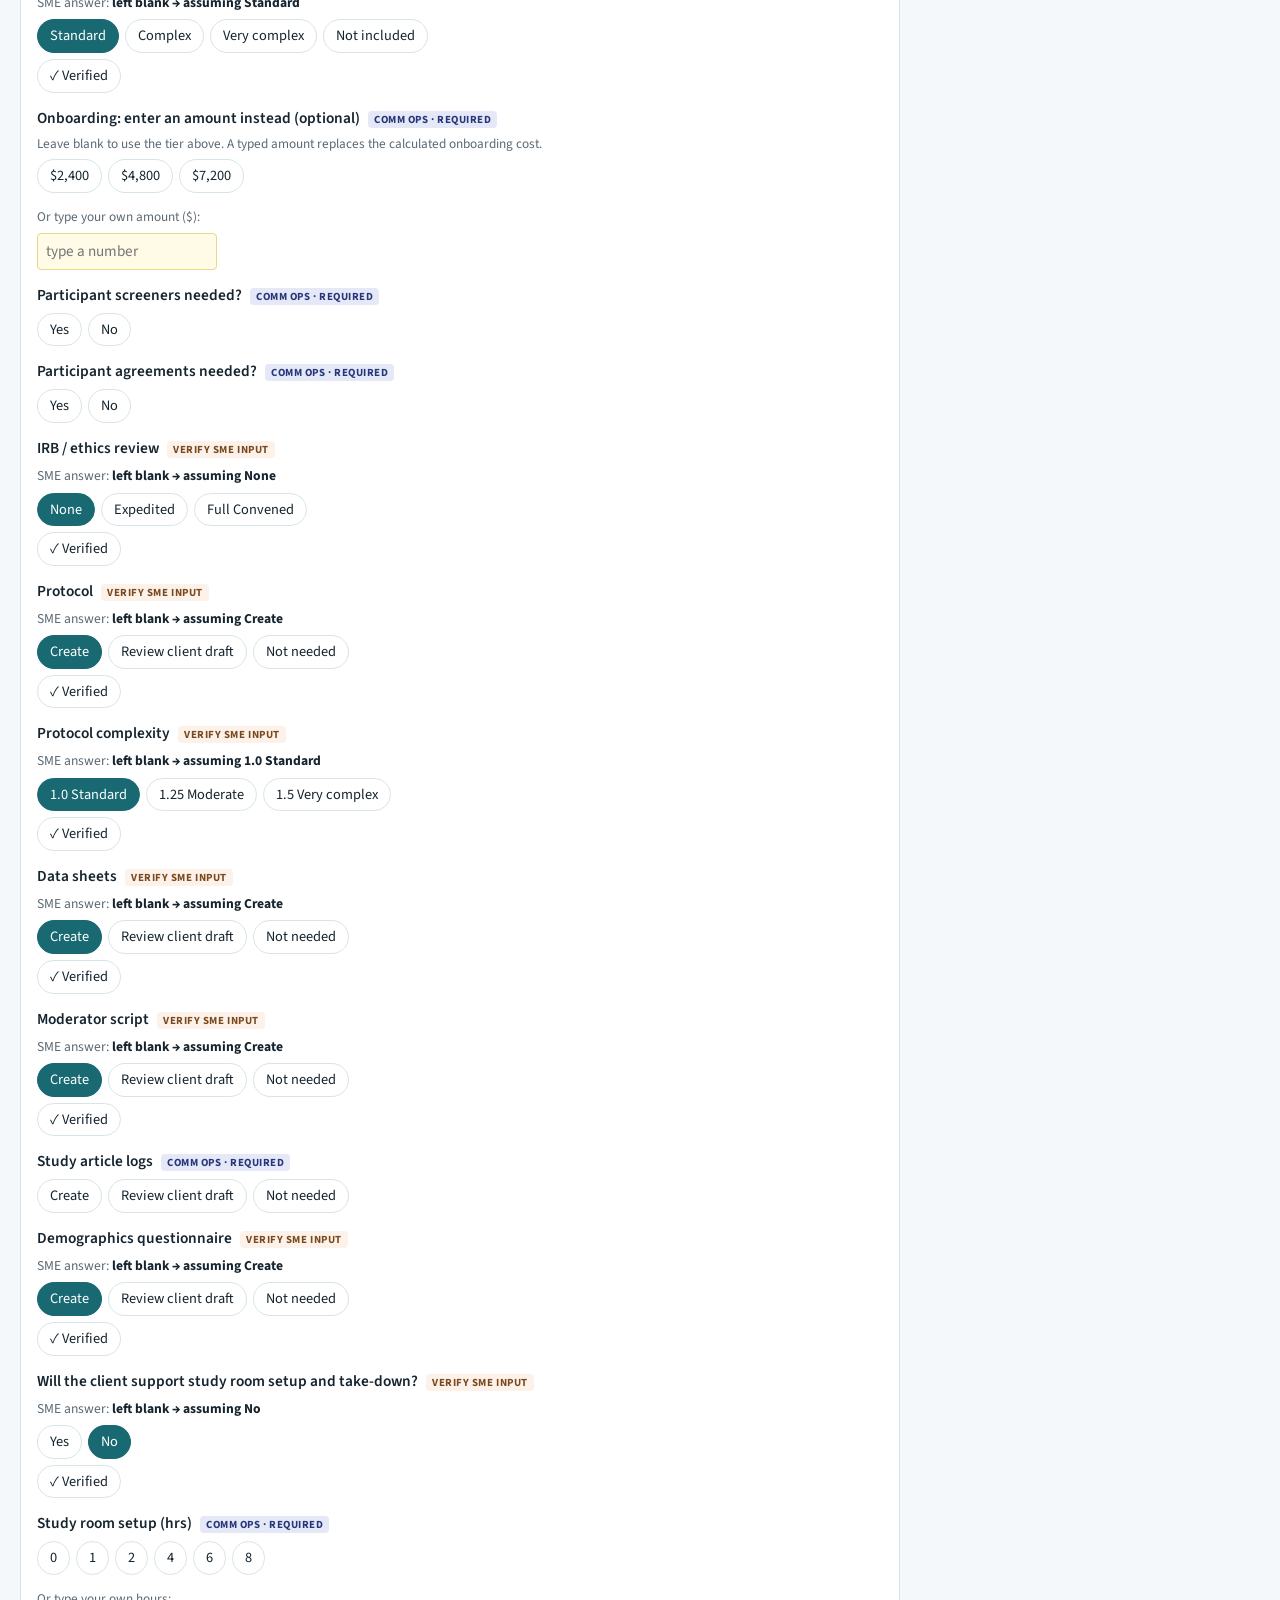
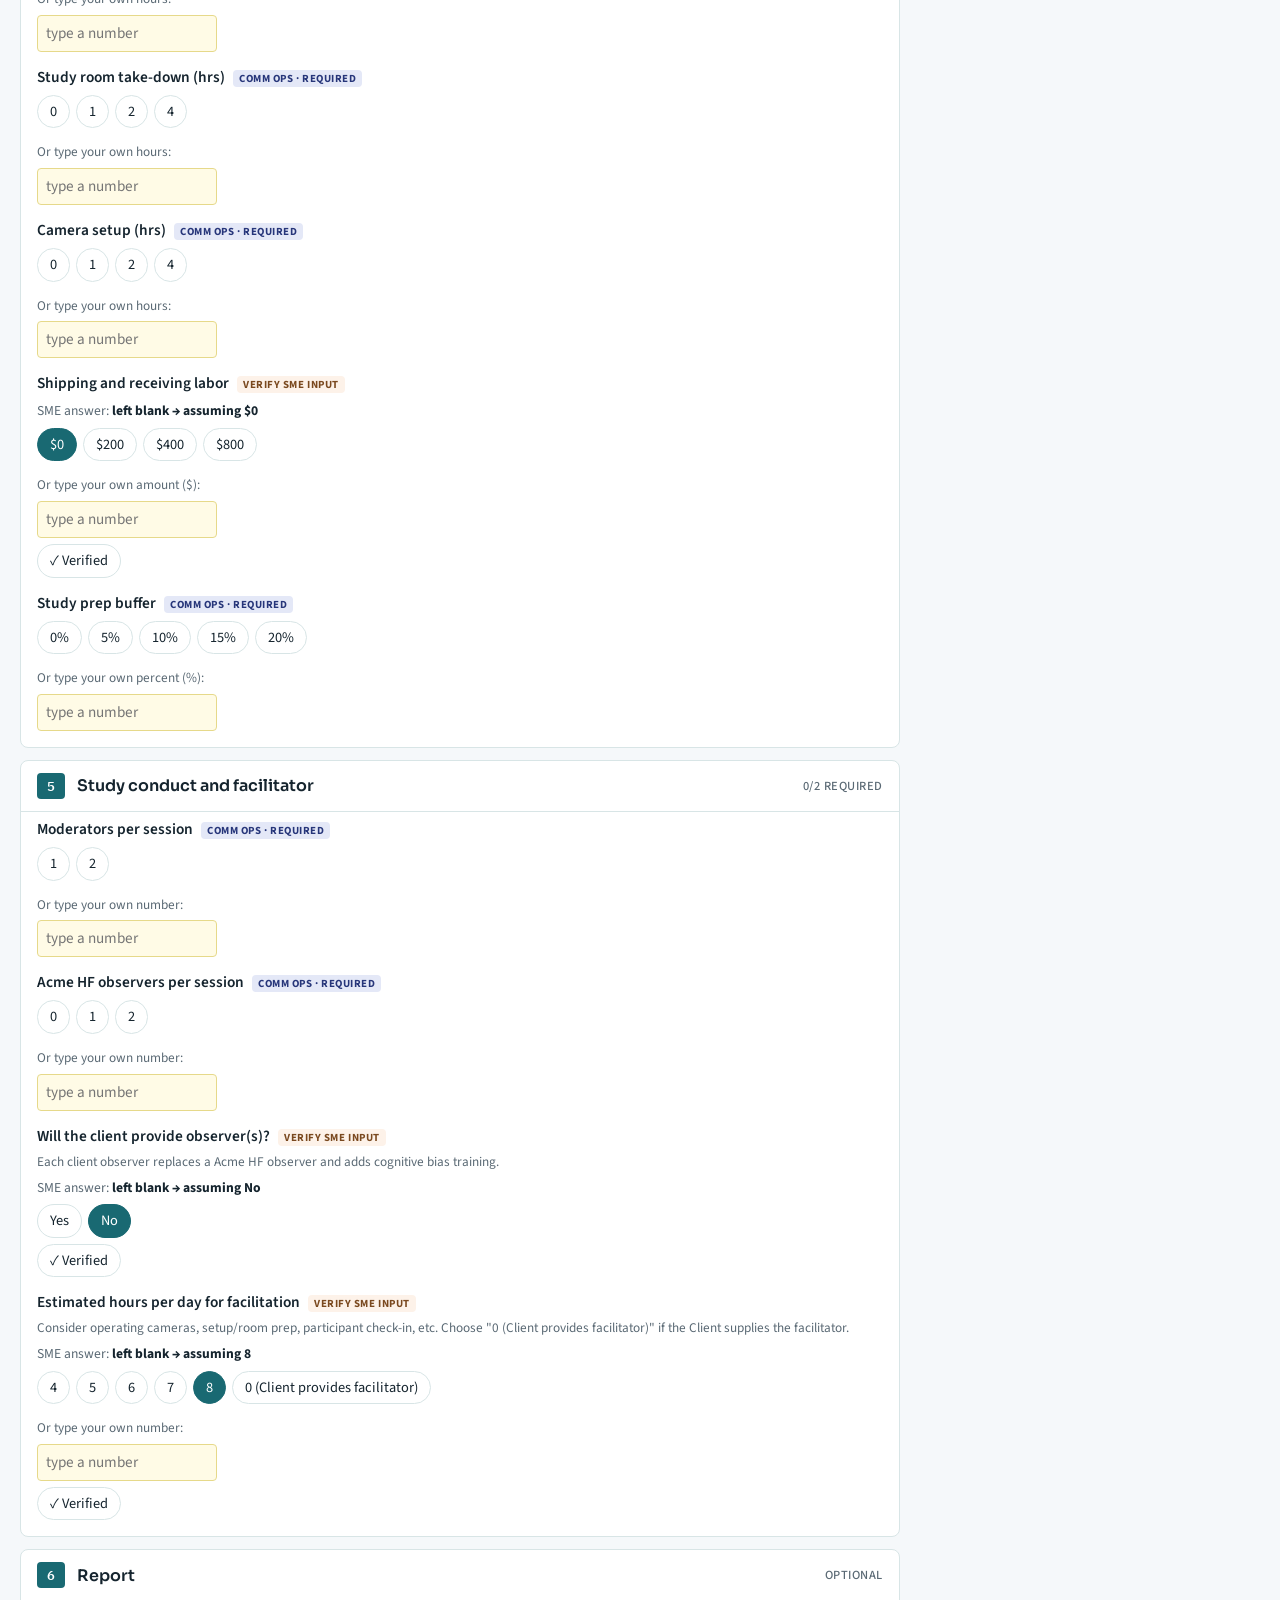
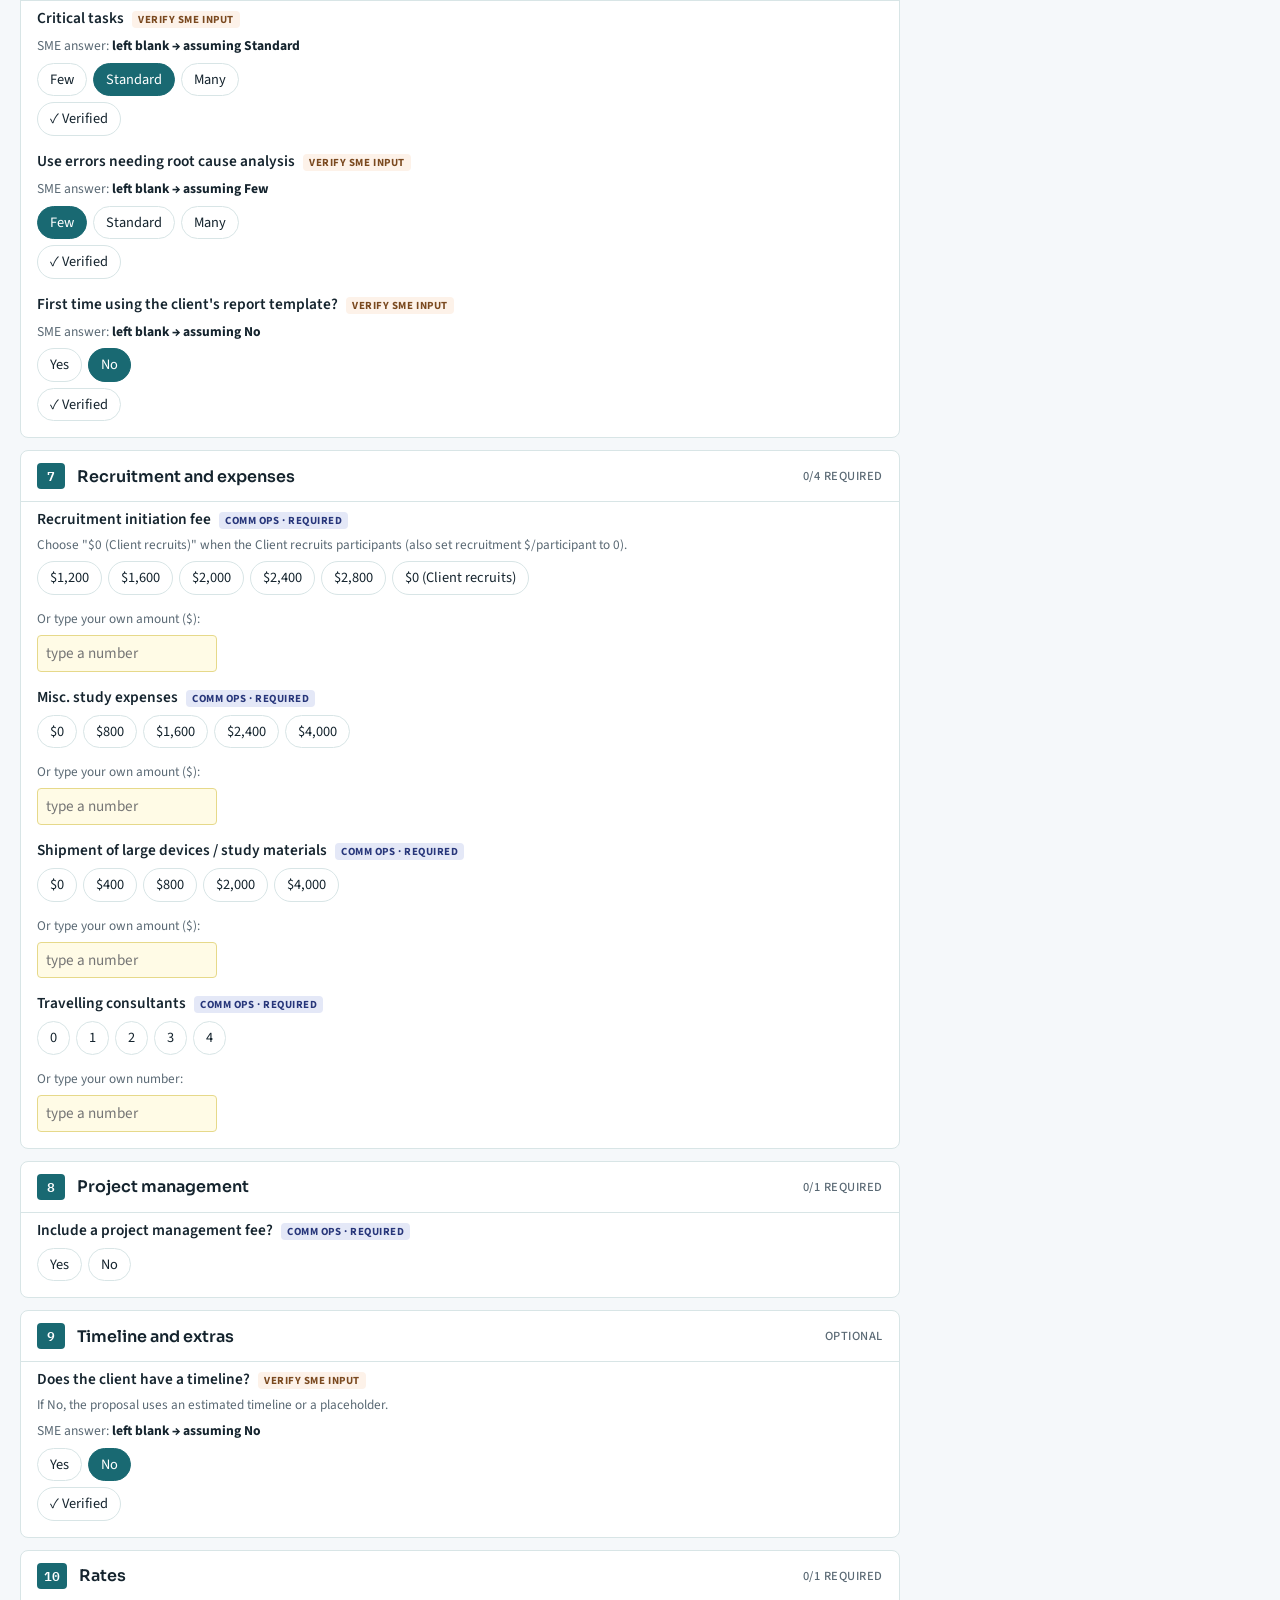
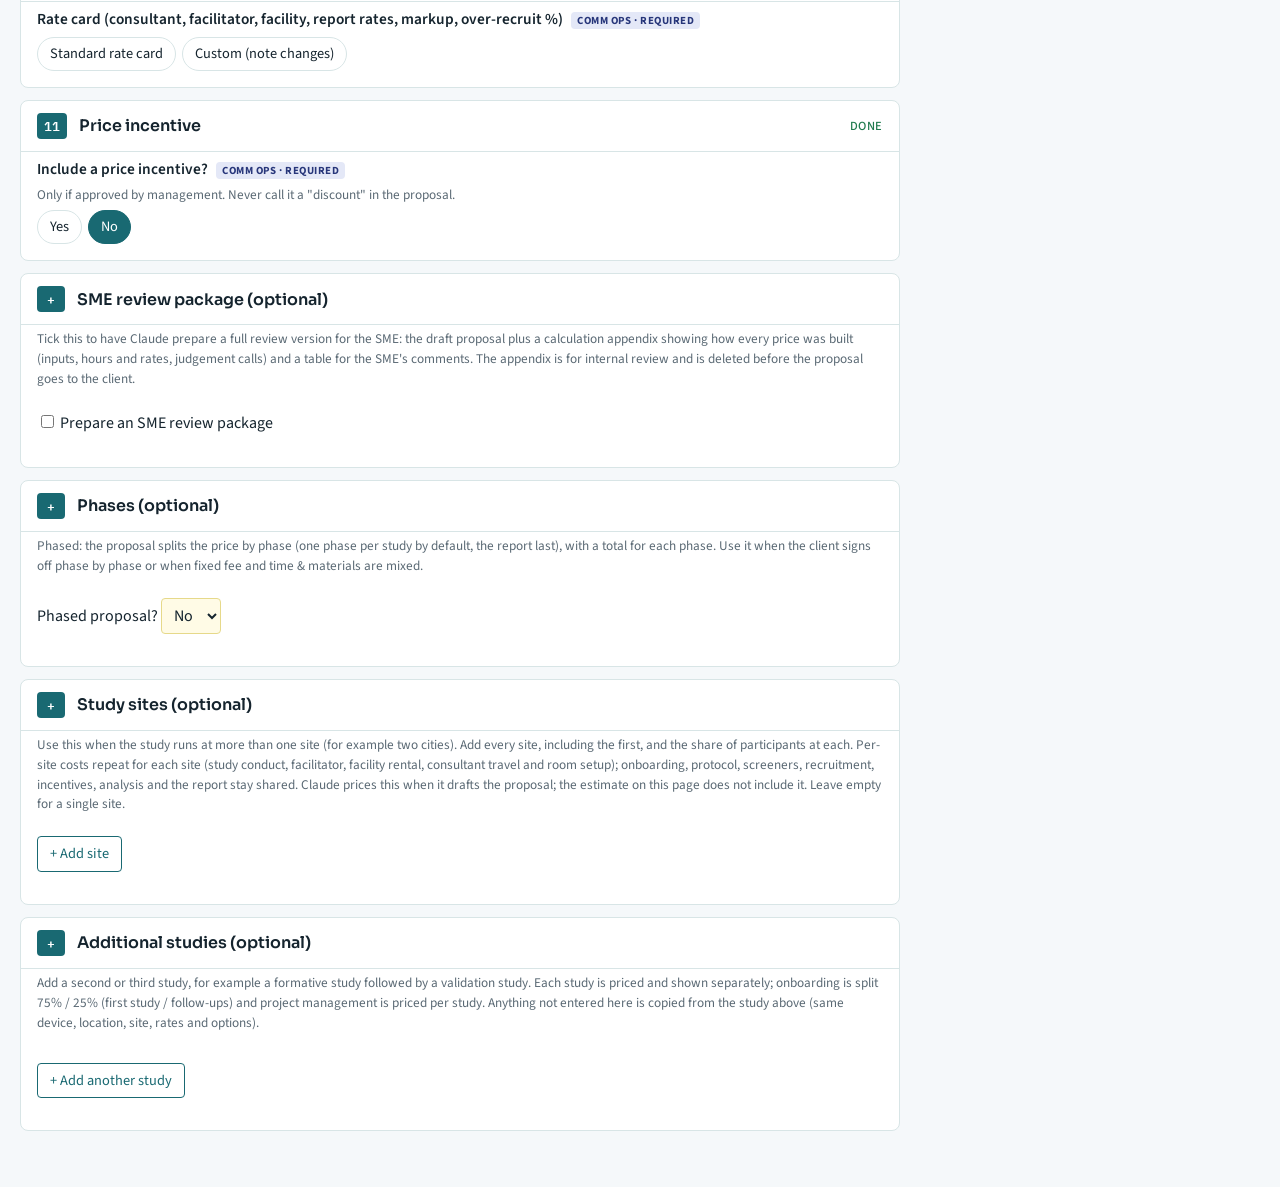
<file: tool-comm-ops-intake.html>
<!doctype html><html><head><meta charset=utf8><meta name=viewport content="width=device-width,initial-scale=1,viewport-fit=cover"><style>:root{color-scheme:light;box-sizing:border-box;padding-top:env(safe-area-inset-top,0px);padding-bottom:env(safe-area-inset-bottom,0px)}html{scroll-padding-top:env(safe-area-inset-top,0px)}body{margin:0;padding:0;font:14px -apple-system,BlinkMacSystemFont,sans-serif;background:#fff;color:#000}img{max-width:100%}[hidden]:not([hidden=until-found i]){display:none!important}</style></head><body>
<meta charset="utf-8">
<title>Acme HF Comm Ops Intake</title>
<link rel="preconnect" href="https://fonts.googleapis.com">
<link rel="stylesheet" href="https://fonts.googleapis.com/css2?family=Sora:wght@500;600;700&family=Source+Sans+3:wght@400;600;700&family=IBM+Plex+Mono:wght@400;500&display=swap">
<style>
/* Layout: question cards on the left, sticky progress / estimate / hand-off panel on the right. Required vs optional badges carry the two-step ownership. */
:root{
  --bg:#F5F8FA; --surface:#FFFFFF; --sunk:#ECF4F5; --fg:#15242E; --muted:#5A6974; --line:#D8E5E6;
  --navy:#0C273A; --purple:#196972; --pink:#F4B782; --pink-ink:#9C5F2A; --input:#FFFBE6; --input-line:#E6D98A;
  --req-bg:#E3F4EA; --req-fg:#1F6B44; --opt-bg:#FDF2E9; --opt-fg:#7A491F; --co-bg:#E4E8F7; --co-fg:#27367A; --ok:#1F7A4D;
  --f-display:"Sora","Segoe UI",system-ui,sans-serif; --f-body:"Source Sans 3","Segoe UI",system-ui,sans-serif; --f-mono:"IBM Plex Mono",ui-monospace,Consolas,monospace;
}
@media (prefers-color-scheme: dark){:root:not([data-theme="light"]){
  --bg:#0D171F; --surface:#16232C; --sunk:#1E2D38; --fg:#EAF1F6; --muted:#A2B2BE; --line:#2C3E4B;
  --navy:#C6E0F2; --purple:#9BE0E8; --pink:#F4B782; --pink-ink:#F6CBA6; --input:#262240; --input-line:#4F6F86;
  --req-bg:#16301F; --req-fg:#8FE0B3; --opt-bg:#17363A; --opt-fg:#F7DCC4; --co-bg:#1C2346; --co-fg:#B9C4F5; --ok:#7FD6A6; color-scheme:dark}}
:root[data-theme="dark"]{
  --bg:#0D171F; --surface:#16232C; --sunk:#1E2D38; --fg:#EAF1F6; --muted:#A2B2BE; --line:#2C3E4B;
  --navy:#C6E0F2; --purple:#9BE0E8; --pink:#F4B782; --pink-ink:#F6CBA6; --input:#262240; --input-line:#4F6F86;
  --req-bg:#16301F; --req-fg:#8FE0B3; --opt-bg:#17363A; --opt-fg:#F7DCC4; --co-bg:#1C2346; --co-fg:#B9C4F5; --ok:#7FD6A6; color-scheme:dark}
*{box-sizing:border-box}
body{background:var(--bg);color:var(--fg);font:16px/1.5 var(--f-body);padding-inline:16px;padding-block:20px 56px}
.wrap{max-width:1240px;margin:0 auto;display:grid;gap:18px}
header{display:flex;flex-wrap:wrap;gap:12px 24px;align-items:center;justify-content:space-between;border-bottom:3px solid var(--pink);padding-bottom:14px}
.logo{background:#fff;border-radius:6px;padding:6px 10px;display:inline-flex}.logo img{height:30px;width:auto;display:block}
.step{font:600 .74rem var(--f-body);letter-spacing:.08em;text-transform:uppercase;color:var(--pink-ink)}
h1{font:600 1.45rem/1.2 var(--f-display);color:var(--navy);margin:0}
.sub{color:var(--muted);font-size:.92rem;margin:4px 0 0;max-width:72ch}
.legend{display:flex;flex-wrap:wrap;gap:8px 16px;font-size:.88rem;background:var(--surface);border:1px solid var(--line);border-radius:8px;padding:10px 14px}
.layout{display:grid;grid-template-columns:minmax(0,1fr) 340px;gap:20px;align-items:start}
@media (max-width:920px){.layout{grid-template-columns:minmax(0,1fr)}}
.card{background:var(--surface);border:1px solid var(--line);border-radius:8px}
.card + .card{margin-top:12px}
.card>h2{display:flex;gap:12px;align-items:center;margin:0;padding:12px 16px;font:600 1rem var(--f-display);border-bottom:1px solid var(--line)}
.num{font:600 .8rem var(--f-mono);color:var(--surface);background:var(--purple);border-radius:4px;padding:2px 7px;min-width:28px;text-align:center}
.state{margin-left:auto;font:500 .78rem var(--f-body);letter-spacing:.04em;text-transform:uppercase;color:var(--muted)}.state.done{color:var(--ok)}
.qs{padding:6px 16px 16px;display:grid;gap:14px}
.q{display:grid;gap:6px}
.lab{font-weight:600;font-size:.96rem;display:flex;gap:8px;align-items:baseline;flex-wrap:wrap}
.badge{font:700 .68rem var(--f-body);letter-spacing:.05em;text-transform:uppercase;border-radius:4px;padding:1px 6px;white-space:nowrap}
.b-req{background:var(--req-bg);color:var(--req-fg)}.b-opt{background:var(--opt-bg);color:var(--opt-fg)}.b-co{background:var(--co-bg);color:var(--co-fg)}
.hint{font-size:.83rem;color:var(--muted);margin-top:-2px}
.chips{display:flex;flex-wrap:wrap;gap:6px}
.xsin{background:var(--input);color:var(--fg);border:1px solid var(--input-line);border-radius:4px;padding:5px 8px;font:inherit}
.chip{border:1px solid var(--line);background:var(--surface);color:var(--fg);border-radius:999px;padding:5px 12px;font:inherit;font-size:.9rem;cursor:pointer}
.chip:hover{border-color:var(--purple)}
.chip[aria-pressed="true"]{background:var(--purple);border-color:var(--purple);color:#fff}
.chip.assumed{border-style:dashed;border-color:var(--purple)}
.chip:focus-visible,select:focus-visible,input:focus-visible,button:focus-visible,textarea:focus-visible{outline:2px solid var(--pink);outline-offset:2px}
select,input[type=text]{font:inherit;font-size:.95rem;padding:6px 8px;border:1px solid var(--input-line);background:var(--input);color:var(--fg);border-radius:4px;max-width:100%}
.tbl{overflow-x:auto}
table{border-collapse:collapse;width:100%;min-width:820px;font-size:.88rem}
th{background:var(--navy);color:var(--bg);font-weight:600;text-align:left;padding:6px;font-size:.76rem;vertical-align:bottom}
td{border-bottom:1px solid var(--line);padding:4px}
td select,td input{width:100%}
button.btn{font:inherit;font-size:.9rem;border:1px solid var(--purple);color:var(--purple);background:transparent;border-radius:4px;padding:6px 12px;cursor:pointer}
button.btn:hover{background:var(--sunk)} button.primary{background:var(--purple);color:#fff}
button.x{border:none;background:none;color:var(--muted);cursor:pointer;font-size:1rem}
aside{position:sticky;top:calc(env(safe-area-inset-top,0px) + 12px);display:grid;gap:12px}
@media (max-width:920px){aside{position:static}}
.panel{background:var(--surface);border:1px solid var(--line);border-radius:8px;padding:14px 16px;display:grid;gap:10px}
.panel h3{margin:0;font:600 .98rem var(--f-display);color:var(--navy)}
.bar{height:8px;background:var(--sunk);border-radius:99px;overflow:hidden}.bar>i{display:block;height:100%;background:var(--pink);width:0}
.steps{list-style:none;margin:0;padding:0;display:grid;gap:3px;font-size:.88rem}
.steps a{color:var(--fg);text-decoration:none;display:flex;justify-content:space-between;gap:8px}.steps a:hover{color:var(--purple)}
.tick{font-family:var(--f-mono);color:var(--muted)}.tick.done{color:var(--ok)}
.est{display:grid;gap:2px;font-size:.88rem}.est div{display:flex;justify-content:space-between;gap:10px}.est b{font-family:var(--f-mono);font-weight:500;font-variant-numeric:tabular-nums}
.grand{display:flex;justify-content:space-between;align-items:baseline;background:var(--navy);color:var(--bg);border-radius:6px;padding:9px 12px}.grand b{font:600 1.2rem var(--f-mono)}
.note{font-size:.8rem;color:var(--muted)} .toast{font-size:.85rem;color:var(--ok)}
textarea{width:100%;min-height:150px;font:12px/1.45 var(--f-mono);background:var(--sunk);color:var(--fg);border:1px solid var(--line);border-radius:4px;padding:8px}
.missing{background:var(--opt-bg);color:var(--opt-fg);border-radius:4px;padding:8px 10px;font-size:.85rem}.missing ul{margin:4px 0 0;padding-left:18px}
.vrow{display:grid;grid-template-columns:minmax(0,1fr) auto;gap:8px;align-items:center}
.smeval{font-size:.85rem;color:var(--muted)} .smeval b{color:var(--fg)}
.import{display:grid;gap:8px}
.bn{font-size:.9rem;line-height:1.45}.bn.warn{background:#fff4dc;color:#7a5000;border-radius:8px;padding:8px 10px}.bn small{display:block;color:#5A6872;margin-top:6px;font-size:.8rem}
.err{color:var(--opt-fg);font-size:.88rem}
</style>
<div class="wrap">
  <header>
    <div style="display:flex;gap:16px;align-items:center;flex-wrap:wrap">
      <span class="logo"><img alt="Acme HF" src="[data-uri]"></span>
      <div><div class="step" id="stepLbl"></div><h1 id="h1"></h1><p class="sub" id="subTxt"></p></div>
    </div>
    <div style="display:flex;gap:8px;flex-wrap:wrap"><button class="btn" id="reset" type="button">Start over</button></div>
  </header>
  <div class="legend" id="legend"></div>
  <div class="layout"><main id="form"></main>
    <aside>
      <div class="panel"><h3>Progress</h3><div class="bar"><i id="bar"></i></div><div class="note" id="progTxt"></div><ul class="steps" id="steps"></ul></div>
      <div class="panel" id="estPanel" hidden><h3>Estimate (live)</h3><div class="est" id="est"></div><div class="grand"><span>Grand total</span><b id="grand">&#x2013;</b></div><p class="note">Current Acme HF calculator logic and rate card (USD). Draft for review, not a quote.</p></div>
      <div class="panel" id="benchPanel" hidden><h3>Past-proposal check</h3><div id="bench"></div></div>
      <div class="panel"><h3 id="sendH"></h3><div id="missing"></div><button class="btn primary" id="copy" type="button"></button><span class="toast" id="toast" aria-live="polite"></span><textarea id="out" readonly aria-label="Summary to copy"></textarea></div>
    </aside></div>
</div>
<script>
const MODE="co";
const SCHEMA={"sections": [{"t": "Proposal basics", "qs": [{"id": "proposalType", "o": "V", "l": "Proposal type", "opts": ["Ballpark quote", "PowerPoint proposal", "Word SOW", "Amendment / change order"], "d": "Word SOW", "ui": "select"}, {"id": "pricingModel", "o": "C", "l": "Default pricing model (all deliverables)", "opts": ["Fixed fee", "Time & materials"], "h": "Prefilled as Fixed fee. Fixed-fee deliverables show no estimated hours in the SOW."}, {"id": "tmDelivs", "o": "C", "optional": true, "type": "multi", "l": "Exceptions: price any deliverable the other way?", "opts": ["Onboarding", "Usability study", "Use-Related Risk Analysis (develop)", "Use-Related Risk Analysis (review)", "Use Specification", "Instructions for Use (develop or review)", "Heuristic Analysis / Expert UI Review", "Commercial Training (minimum viable)", "HF Validation Study Documents for FDA Pre-Submission", "Support FDA Pre-Submission Meeting", "Human Factors Engineering Submission Report", "FDA-compliant Human Factors SOP", "HF SOP for IEC 62366-1 / IEC 60601-1-6", "User Interface Evaluation Plan", "IEC 62366-1 / 60601-1-6 Usability Engineering File", "EU MDR / IEC 62366-1 Gap Analysis", "Project management"], "h": "Usually leave blank. Select a deliverable only if it should NOT use the default pricing model (e.g., one deliverable as Time & materials)."}, {"id": "dataHandling", "o": "C", "l": "Client data handling", "opts": ["De-identified (use placeholders)", "Data sharing agreement signed"], "h": "Without a signed data sharing agreement, the proposal uses placeholders instead of the real client name."}, {"id": "clientName", "o": "S", "l": "Client name", "type": "text", "h": "Commercial Ops decides whether the real name or a placeholder goes in the proposal."}, {"id": "projectName", "o": "V", "l": "Project / device code name", "type": "text", "d": "[Project Name]"}, {"id": "smeLead", "o": "V", "l": "HFE Salesperson (name and title for the Word SOW cover letter)", "ui": "select", "opts": ["Alex Morgan — Director, Human Factors Strategy", "Jordan Ellis — Director, Human Factors Strategy", "Riley Chen — Associate Director, Human Factors", "Casey Navarro — Associate Director, Study Operations", "Taylor Brooks — Associate Director, User Experience", "Morgan Patel — Senior Human Factors Consultant, Manager", "Jamie Okafor — Senior Human Factors Consultant, Manager", "Avery Lindqvist — Senior Human Factors Consultant, Supervisor", "Quinn Abbott — Principal Human Factors Consultant", "Reese Calloway — Senior Human Factors Consultant", "Dakota Reyes — Senior Human Factors Consultant", "Skyler Dunn — Senior Human Factors Consultant", "Emerson Hale — Senior Human Factors Consultant", "Rowan Sato — Human Factors Consultant"], "d": "None selected", "optional": true, "h": "The HFE salesperson who signs the cover letter. Their title is filled in from the Acme HF SME list."}, {"id": "smes", "o": "V", "optional": true, "type": "multi", "l": "SMEs for PowerPoint Slides (team slides and SME experience slide)", "opts": ["Alex Morgan — Director, Human Factors Strategy", "Jordan Ellis — Director, Human Factors Strategy", "Riley Chen — Associate Director, Human Factors", "Casey Navarro — Associate Director, Study Operations", "Taylor Brooks — Associate Director, User Experience", "Morgan Patel — Senior Human Factors Consultant, Manager", "Jamie Okafor — Senior Human Factors Consultant, Manager", "Avery Lindqvist — Senior Human Factors Consultant, Supervisor", "Quinn Abbott — Principal Human Factors Consultant", "Reese Calloway — Senior Human Factors Consultant", "Dakota Reyes — Senior Human Factors Consultant", "Skyler Dunn — Senior Human Factors Consultant", "Emerson Hale — Senior Human Factors Consultant", "Rowan Sato — Human Factors Consultant"], "h": "Pick the SMEs for this proposal. Their current job titles come from the Acme HF SME list."}, {"id": "currency", "o": "V", "l": "Currency preference", "opts": ["USD", "GBP", "EUR", "Other"], "d": "USD", "h": "The calculator currently prices in USD only."}, {"id": "location", "o": "V", "l": "Where will the study or work take place?", "opts": ["US", "UK", "EU", "Multiple / other"], "d": "US"}]}, {"t": "Device and regulatory context", "qs": [{"id": "deviceType", "o": "S", "l": "Device type", "opts": ["Autoinjector / pen injector", "Prefilled syringe", "On-body injector / wearable pump", "Inhaler / nasal spray", "Infusion pump", "Diagnostic / IVD (home or POC)", "Software / SaMD / app", "Surgical instrument / system", "Capital equipment", "Home-use monitor / wearable", "Other combination product", "Other medical device"]}, {"id": "stage", "o": "S", "l": "Development stage of the device/UI", "opts": ["Concept / early prototype", "Refined prototype", "Production-equivalent"]}, {"id": "envs", "o": "S", "l": "Intended use environments", "type": "multi", "opts": ["Hospital / clinic", "Home", "Pharmacy", "Ambulance / emergency", "Other"]}]}, {"t": "Scope", "qs": [{"id": "hasStudy", "o": "V", "l": "Does this include a usability study (formative or summative evaluation)?", "opts": ["Yes", "No"], "d": "Yes"}, {"id": "studyType", "o": "S", "l": "Study type", "opts": ["Early Formative", "Later Formative", "Validation / Summative"], "show": {"hasStudy": "Yes"}}, {"id": "studyCount", "o": "S", "l": "How many studies of this type?", "opts": ["1", "2", "3"], "show": {"hasStudy": "Yes"}, "h": "Fill one intake per distinct study design."}, {"id": "studySite", "o": "V", "l": "Where will sessions be run?", "opts": ["Acme HF facility", "Client site", "3rd-party site"], "d": "Acme HF facility", "show": {"hasStudy": "Yes"}, "h": "Client or 3rd-party site removes Acme HF facility rental."}, {"id": "otherDelivs", "o": "V", "l": "Other deliverables", "type": "multi", "opts": ["Use-Related Risk Analysis (develop)", "Use-Related Risk Analysis (review)", "Use Specification", "Instructions for Use (develop or review)", "Heuristic Analysis / Expert UI Review", "Commercial Training (minimum viable)", "HF Validation Study Documents for FDA Pre-Submission", "Support FDA Pre-Submission Meeting", "Human Factors Engineering Submission Report", "FDA-compliant Human Factors SOP", "HF SOP for IEC 62366-1 / IEC 60601-1-6", "User Interface Evaluation Plan", "IEC 62366-1 / 60601-1-6 Usability Engineering File", "EU MDR / IEC 62366-1 Gap Analysis"], "d": "None"}, {"id": "urraRows", "o": "V", "l": "URRA size: approximate number of rows", "opts": ["0–50 rows", "50–125 rows", "125–250 rows"], "d": "50–125 rows", "showAny": {"otherDelivs": ["Use-Related Risk Analysis (develop)", "Use-Related Risk Analysis (review)"]}, "h": "Sets the Use-Related Risk Analysis price tier (Small / Medium / Large)."}, {"id": "hfeVer", "o": "V", "l": "HFE submission report version", "opts": ["Version 1 (for Pre-Sub) + Version 2 (after validation)", "Version 1 only (for Pre-Sub)", "Version 2 only (after validation)", "Single full version"], "d": "Single full version", "showAny": {"otherDelivs": ["Human Factors Engineering Submission Report"]}, "h": "Version 1 supports an FDA Pre-Submission; Version 2 adds the validation results. Sets price and timeline placement."}, {"id": "ifuScope", "o": "V", "l": "Instructions for Use scope", "opts": ["Expert review / development of existing IFU", "Expert review + refinement after formative evaluation", "Expert review + refinement + IFU verification", "IFU verification only"], "d": "Expert review / development of existing IFU", "showAny": {"otherDelivs": ["Instructions for Use (develop or review)"]}, "h": "Each part is a priced line: expert review/development, refinement after formative evaluation, and IFU verification, tracing and reporting."}, {"id": "delivSizes", "o": "V", "type": "sizes", "l": "Deliverable size", "showAny": {"otherDelivs": ["Use-Related Risk Analysis (develop)", "Use-Related Risk Analysis (review)", "Use Specification", "Instructions for Use (develop or review)", "Heuristic Analysis / Expert UI Review", "Commercial Training (minimum viable)", "HF Validation Study Documents for FDA Pre-Submission", "Support FDA Pre-Submission Meeting", "Human Factors Engineering Submission Report", "FDA-compliant Human Factors SOP", "HF SOP for IEC 62366-1 / IEC 60601-1-6", "User Interface Evaluation Plan", "IEC 62366-1 / 60601-1-6 Usability Engineering File", "EU MDR / IEC 62366-1 Gap Analysis"]}, "h": "Blank = Medium. URRA size comes from the number of rows; Pre-Sub study documents from the number of distinct user groups. SME suggests, Comm Ops decides."}]}, {"t": "Study design and participants", "qs": [{"id": "teams", "o": "C", "l": "Acme HF study teams running in parallel", "opts": ["1", "2", "3"], "show": {"hasStudy": "Yes"}}, {"id": "format", "o": "S", "l": "Session format", "opts": ["Individual", "Dyad", "Triad"], "show": {"hasStudy": "Yes"}, "h": "Dyad = 2 user groups in one session (e.g., nurse + surgeon); triad = 3."}, {"id": "breakMin", "o": "S", "l": "Break between sessions", "opts": ["15 min", "20 min", "30 min", "45 min", "60 min"], "show": {"hasStudy": "Yes"}}, {"id": "training", "o": "S", "l": "Client-provided participant training before the session?", "opts": ["None", "Same-day training", "Training + decay period"], "show": {"hasStudy": "Yes"}, "h": "Acme HF never trains participants. If the Client trains them, enter the training (and decay) length for each user group on the User Groups tab."}, {"id": "groups", "o": "S", "l": "User groups", "type": "groups", "show": {"hasStudy": "Yes"}}]}, {"t": "Onboarding and study preparation", "qs": [{"id": "onbLevel", "o": "V", "l": "Onboarding (device complexity)", "opts": ["Standard", "Complex", "Very complex", "Not included"], "d": "Standard", "h": "Onboarding is included by default. Standard = 0.5 day per person; Complex = up to 1 day; Very complex = about 1.7 days per person (about $7,200 for 3 staff). Choose Not included to leave it out."}, {"id": "onbManual", "o": "C", "combo": true, "l": "Onboarding: enter an amount instead (optional)", "opts": ["$2,400", "$4,800", "$7,200"], "h": "Leave blank to use the tier above. A typed amount replaces the calculated onboarding cost."}, {"id": "hf", "o": "S", "l": "Is a high-fidelity study model needed?", "opts": ["Yes", "No"], "show": {"hasStudy": "Yes"}}, {"id": "scr", "o": "C", "l": "Participant screeners needed?", "opts": ["Yes", "No"], "show": {"hasStudy": "Yes"}}, {"id": "scrDraft", "o": "C", "l": "Client screener draft", "opts": ["Solid client draft", "Poor or no client draft"], "show": {"hasStudy": "Yes", "scr": "Yes"}}, {"id": "scrCx", "o": "C", "l": "Screener complexity", "opts": ["1.0 Standard", "1.25 Moderate", "1.5 Very complex"], "show": {"hasStudy": "Yes", "scr": "Yes"}}, {"id": "agr", "o": "C", "l": "Participant agreements needed?", "opts": ["Yes", "No"], "show": {"hasStudy": "Yes"}}, {"id": "irb", "o": "V", "l": "IRB / ethics review", "opts": ["None", "Expedited", "Full Convened"], "d": "None", "show": {"hasStudy": "Yes"}}, {"id": "protoSt", "o": "V", "l": "Protocol", "opts": ["Create", "Review client draft", "Not needed"], "d": "Create", "show": {"hasStudy": "Yes"}}, {"id": "protoCx", "o": "V", "l": "Protocol complexity", "opts": ["1.0 Standard", "1.25 Moderate", "1.5 Very complex"], "d": "1.0 Standard", "show": {"hasStudy": "Yes"}}, {"id": "dsSt", "o": "V", "l": "Data sheets", "opts": ["Create", "Review client draft", "Not needed"], "d": "Create", "show": {"hasStudy": "Yes"}}, {"id": "modSt", "o": "V", "l": "Moderator script", "opts": ["Create", "Review client draft", "Not needed"], "d": "Create", "show": {"hasStudy": "Yes"}}, {"id": "logSt", "o": "C", "l": "Study article logs", "opts": ["Create", "Review client draft", "Not needed"], "show": {"hasStudy": "Yes"}}, {"id": "demoSt", "o": "V", "l": "Demographics questionnaire", "opts": ["Create", "Review client draft", "Not needed"], "d": "Create", "show": {"hasStudy": "Yes"}}, {"id": "clientSetup", "o": "V", "l": "Will the client support study room setup and take-down?", "opts": ["Yes", "No"], "d": "No", "show": {"hasStudy": "Yes"}}, {"id": "clientSetupHrs", "o": "C", "l": "Client-supported setup/take-down hours (estimate)", "opts": ["1", "2", "3", "4", "6", "8"], "show": {"hasStudy": "Yes", "clientSetup": "Yes"}, "h": "Hours the client covers; subtracted from Acme HF's setup + take-down hours."}, {"id": "setup", "o": "C", "l": "Study room setup (hrs)", "opts": ["0", "1", "2", "4", "6", "8"], "show": {"hasStudy": "Yes"}}, {"id": "takedown", "o": "C", "l": "Study room take-down (hrs)", "opts": ["0", "1", "2", "4"], "show": {"hasStudy": "Yes"}}, {"id": "camera", "o": "C", "l": "Camera setup (hrs)", "opts": ["0", "1", "2", "4"], "show": {"hasStudy": "Yes"}}, {"id": "dry", "o": "S", "l": "Dry run (hrs)", "opts": ["0", "1", "2", "4"], "show": {"hasStudy": "Yes"}}, {"id": "dryStaff", "o": "S", "l": "Dry run staff", "opts": ["1", "2", "3"], "show": {"hasStudy": "Yes"}}, {"id": "ship", "o": "V", "l": "Shipping and receiving labor", "opts": ["$0", "$200", "$400", "$800"], "d": "$0", "show": {"hasStudy": "Yes"}}, {"id": "buffer", "o": "C", "l": "Study prep buffer", "opts": ["0%", "5%", "10%", "15%", "20%"], "show": {"hasStudy": "Yes"}}]}, {"t": "Pilot study", "qs": [{"id": "pilot", "o": "S", "l": "Is there a pilot study?", "opts": ["Yes", "No"], "show": {"hasStudy": "Yes"}, "h": "If Yes, enter pilot sessions per group in the user groups table."}, {"id": "pilotUpdHrs", "o": "S", "l": "Hours to update materials between pilot days", "opts": ["0", "2", "4", "8"], "show": {"hasStudy": "Yes", "pilot": "Yes"}}]}, {"t": "Study conduct and facilitator", "qs": [{"id": "mods", "o": "C", "l": "Moderators per session", "opts": ["1", "2"], "show": {"hasStudy": "Yes"}}, {"id": "obs", "o": "C", "l": "Acme HF observers per session", "opts": ["0", "1", "2"], "show": {"hasStudy": "Yes"}}, {"id": "clientObs", "o": "V", "l": "Will the client provide observer(s)?", "opts": ["Yes", "No"], "d": "No", "show": {"hasStudy": "Yes"}, "h": "Each client observer replaces a Acme HF observer and adds cognitive bias training."}, {"id": "clientObsN", "o": "V", "l": "How many client observers?", "opts": ["1", "2", "3"], "d": "1", "show": {"hasStudy": "Yes", "clientObs": "Yes"}}, {"id": "facHrs", "o": "V", "l": "Estimated hours per day for facilitation", "opts": ["4", "5", "6", "7", "8", "0 (Client provides facilitator)"], "d": "8", "show": {"hasStudy": "Yes"}, "h": "Consider operating cameras, setup/room prep, participant check-in, etc. Choose \"0 (Client provides facilitator)\" if the Client supplies the facilitator."}, {"id": "roomType", "o": "S", "l": "Room type", "opts": ["Office / conference room", "Usability lab", "Simulated clinical environment (e.g., hospital room, OR)", "Simulated home environment", "Other"], "show": {"hasStudy": "Yes"}}, {"id": "train", "o": "S", "l": "Training room needed?", "opts": ["Yes", "No"], "show": {"hasStudy": "Yes"}}]}, {"t": "Report", "qs": [{"id": "rpCrit", "o": "V", "l": "Critical tasks", "opts": ["Few", "Standard", "Many"], "d": "Standard", "show": {"hasStudy": "Yes"}}, {"id": "rpUE", "o": "V", "l": "Use errors needing root cause analysis", "opts": ["Few", "Standard", "Many"], "d": "Few", "show": {"hasStudy": "Yes"}}, {"id": "rpTmpl", "o": "V", "l": "First time using the client's report template?", "opts": ["Yes", "No"], "d": "No", "show": {"hasStudy": "Yes"}}]}, {"t": "Recruitment and expenses", "qs": [{"id": "initFee", "o": "C", "combo": true, "l": "Recruitment initiation fee", "opts": ["$1,200", "$1,600", "$2,000", "$2,400", "$2,800", "$0 (Client recruits)"], "show": {"hasStudy": "Yes"}, "h": "Choose \"$0 (Client recruits)\" when the Client recruits participants (also set recruitment $/participant to 0)."}, {"id": "misc", "o": "C", "l": "Misc. study expenses", "opts": ["$0", "$800", "$1,600", "$2,400", "$4,000"], "show": {"hasStudy": "Yes"}}, {"id": "devShip", "o": "C", "l": "Shipment of large devices / study materials", "opts": ["$0", "$400", "$800", "$2,000", "$4,000"], "show": {"hasStudy": "Yes"}}, {"id": "travC", "o": "C", "l": "Travelling consultants", "opts": ["0", "1", "2", "3", "4"], "show": {"hasStudy": "Yes"}}, {"id": "travSetup", "o": "C", "l": "On-site setup days", "opts": ["0", "1", "2"], "show": {"hasStudy": "Yes"}}, {"id": "travDays", "o": "C", "l": "Travel days (to + from)", "opts": ["1", "2", "3", "4"], "show": {"hasStudy": "Yes"}}, {"id": "travExtra", "o": "C", "l": "Extra days on site (weekends, gaps)", "opts": ["0", "1", "2", "3"], "show": {"hasStudy": "Yes"}}, {"id": "travTime", "o": "C", "l": "Billed travel time per consultant (days)", "opts": ["0", "0.5", "1", "2"], "show": {"hasStudy": "Yes"}}]}, {"t": "Project management", "qs": [{"id": "pm", "o": "C", "l": "Include a project management fee?", "opts": ["Yes", "No"]}, {"id": "pmMethod", "o": "C", "l": "PM pricing method", "opts": ["% of consulting", "Time-based"]}, {"id": "pmPct", "o": "C", "l": "PM % of consulting", "opts": ["10%", "12.5%", "15%", "17.5%", "20%"], "h": "Standard is 15%."}, {"id": "pmHrsWk", "o": "C", "l": "PM hours per week (time-based)", "opts": ["2", "4", "6", "8"]}, {"id": "pmWeeks", "o": "C", "l": "Timeline length in weeks (time-based)", "opts": ["8", "12", "16", "20", "26", "36", "52"]}, {"id": "pmStructure", "o": "C", "l": "Where PM appears in the SOW", "opts": ["Standalone deliverable (template default)", "Folded into each deliverable"]}]}, {"t": "Timeline and extras", "qs": [{"id": "hasTimeline", "o": "V", "l": "Does the client have a timeline?", "opts": ["Yes", "No"], "d": "No", "h": "If No, the proposal uses an estimated timeline or a placeholder."}, {"id": "tStart", "o": "V", "l": "Target project start", "opts": ["October 2026", "November 2026", "December 2026", "January 2027", "February 2027", "March 2027", "April 2027", "May 2027", "June 2027", "July 2027", "August 2027", "September 2027", "October 2027", "November 2027", "December 2027", "January 2028", "February 2028", "March 2028", "April 2028", "May 2028", "June 2028", "July 2028", "August 2028", "September 2028"], "d": "Not provided", "show": {"hasTimeline": "Yes"}}, {"id": "tEnd", "o": "V", "l": "Target project end", "opts": ["October 2026", "November 2026", "December 2026", "January 2027", "February 2027", "March 2027", "April 2027", "May 2027", "June 2027", "July 2027", "August 2027", "September 2027", "October 2027", "November 2027", "December 2027", "January 2028", "February 2028", "March 2028", "April 2028", "May 2028", "June 2028", "July 2028", "August 2028", "September 2028"], "d": "Not provided", "show": {"hasTimeline": "Yes"}}, {"id": "tExec", "o": "V", "l": "Target study execution (if applicable)", "opts": ["Not applicable", "October 2026", "November 2026", "December 2026", "January 2027", "February 2027", "March 2027", "April 2027", "May 2027", "June 2027", "July 2027", "August 2027", "September 2027", "October 2027", "November 2027", "December 2027", "January 2028", "February 2028", "March 2028", "April 2028", "May 2028", "June 2028", "July 2028", "August 2028", "September 2028"], "d": "Not provided", "show": {"hasTimeline": "Yes"}}, {"id": "notes", "o": "S", "l": "Other notes for the proposal (optional)", "type": "text", "optional": true}]}, {"t": "Rates", "qs": [{"id": "rates", "o": "C", "l": "Rate card (consultant, facilitator, facility, report rates, markup, over-recruit %)", "opts": ["Standard rate card", "Custom (note changes)"]}]}, {"t": "PowerPoint proposal", "qs": [{"id": "pptPricing", "o": "C", "l": "Pricing slide layout", "opts": ["Ballpark table", "Detailed 2A", "Detailed 2B"], "show": {"proposalType": "PowerPoint proposal"}, "h": "Which cost slides to keep (Ballpark table slide 39; Detailed 2A slides 40–41; Detailed 2B slides 42–43)."}, {"id": "pptLength", "o": "C", "l": "Proposal length", "opts": ["Short", "Standard", "Detailed"], "show": {"proposalType": "PowerPoint proposal"}, "h": "How many general slides to keep (About, Logistics, Experience, Team)."}, {"id": "pptTimeline", "o": "C", "l": "Timeline slide style", "opts": ["Weeks Gantt (slide 33)", "Alternate Gantt (slide 34)"], "show": {"proposalType": "PowerPoint proposal"}}, {"id": "pptLogo", "o": "C", "l": "Client logo on the cover?", "opts": ["Yes (data sharing agreement in place)", "No"], "show": {"proposalType": "PowerPoint proposal"}, "h": "Only with a signed data sharing agreement; otherwise the cover uses [CLIENT]."}, {"id": "pptContacts", "o": "C", "optional": true, "type": "text", "l": "Acme HF contacts to feature (project lead, account lead, SMEs)", "show": {"proposalType": "PowerPoint proposal"}, "h": "Used for the Next Steps contacts and Team slides."}, {"id": "therapArea", "o": "V", "l": "Therapeutic area", "ui": "select", "opts": ["Drug delivery", "Digital health", "Surgical & wound care", "Neurology / immunology", "IVD", "Cardiology", "Respiratory", "Women's health", "Oral health", "Dialysis", "Diabetes", "Other"], "d": "Closest match from device type", "show": {"proposalType": "PowerPoint proposal"}, "h": "Picks the Device & Therapeutic Area slides. Case studies will come from the content database."}, {"id": "pptOverview", "o": "S", "optional": true, "type": "text", "l": "Project overview: what the product does and why the Client needs HF support", "show": {"proposalType": "PowerPoint proposal"}, "h": "One or two sentences for the Project Overview slide (also used for the Word overview)."}]}, {"t": "Price incentive", "qs": [{"id": "incentive", "o": "C", "l": "Include a price incentive?", "opts": ["Yes", "No"], "h": "Only if approved by management. Never call it a \"discount\" in the proposal."}, {"id": "incReason", "o": "C", "l": "Reason for the incentive", "opts": ["Working together for the first time", "Consistent collaboration"], "show": {"incentive": "Yes"}}, {"id": "incScope", "o": "C", "l": "One-time or multi-study incentive?", "opts": ["One-time", "Multi-study"], "show": {"incentive": "Yes"}}, {"id": "incPct", "o": "C", "l": "Incentive % (on consulting fees)", "opts": ["5%", "10%", "15%", "20%"], "show": {"incentive": "Yes"}, "h": "Consulting fees only (excludes facility rental, recruitment and pass-through expenses)."}, {"id": "incSign", "o": "C", "type": "text", "l": "Proposal must be signed by (date)", "show": {"incentive": "Yes"}, "h": "e.g., October 31, 2026"}, {"id": "incStart", "o": "C", "type": "text", "optional": true, "l": "Study must begin on or before the week commencing (date)", "show": {"incentive": "Yes"}, "h": "Optional. Leave blank to drop this condition."}, {"id": "incComplete", "o": "C", "type": "text", "optional": true, "l": "Project must be complete (final report approved) by (date)", "show": {"incentive": "Yes"}, "h": "Optional. Leave blank to drop this condition."}]}], "groupCols": [{"id": "type", "o": "S", "l": "User group", "opts": ["Nurses", "Physicians", "Surgeons", "Pharmacists", "Technicians", "Patients", "Caregivers", "Lay users", "HCPs (mixed)", "Other"]}, {"id": "other", "o": "S", "l": "If Other, name", "type": "text", "optional": true}, {"id": "n", "o": "S", "l": "Number of required sessions", "opts": ["1", "2", "3", "4", "5", "6", "7", "8", "9", "10", "11", "12", "13", "14", "15", "16", "17", "18", "19", "20", "21", "22", "23", "24", "25", "26", "27", "28", "29", "30"], "h": "Completed sessions needed for this group. Recruiting adds 20% automatically (e.g., 15 → 18)."}, {"id": "sh", "o": "S", "l": "Session length (hrs)", "opts": ["0.5", "1", "1.5", "2", "2.5", "3", "3.5", "4"], "h": "Study session only; excludes training/decay."}, {"id": "trh", "o": "S", "l": "Training length (hrs)", "opts": ["0", "0.25", "0.5", "0.75", "1", "1.5", "2", "3", "4"], "h": "Training before the study session. 0 = none."}, {"id": "dch", "o": "S", "l": "Training decay (hrs)", "opts": ["0", "0.5", "1", "1.5", "2", "3", "4", "8"], "h": "Time between training and the study session. 0 = none."}, {"id": "same", "o": "S", "l": "Same workflow as another group listed?", "opts": ["Yes", "No"], "h": "Yes if this group performs the same workflow as a group above."}, {"id": "sun", "o": "V", "l": "Sunshine Act reporting?", "opts": ["Yes", "No"], "d": "No"}, {"id": "pn", "o": "S", "l": "Pilot sessions", "opts": ["0", "1", "2", "3", "4", "5"], "h": "Only if there's a pilot. 0 = not piloted."}, {"id": "psh", "o": "S", "l": "Pilot session length (hrs)", "opts": ["0.5", "1", "1.5", "2", "2.5", "3", "3.5", "4"], "h": "Defaults to the study session length."}, {"id": "rr", "o": "C", "l": "Recruitment $ per participant", "opts": ["0", "80", "120", "160", "200", "240", "280", "320", "400", "600"]}, {"id": "it", "o": "C", "l": "Incentive $ per participant", "opts": ["0", "40", "60", "80", "120", "160", "200", "240", "320", "400"]}, {"id": "tr", "o": "C", "l": "Travel reimbursement $ per participant", "opts": ["40", "80"]}, {"id": "ppd", "o": "C", "l": "Sessions per day (override)", "opts": ["Recommended", "1", "2", "3", "4", "5", "6", "7", "8", "9"]}]};
(function(){const M=["January","February","March","April","May","June","July","August","September","October","November","December"],n=new Date(),o=[];for(let i=0;i<24;i++){const d=new Date(n.getFullYear(),n.getMonth()+i,1);o.push(M[d.getMonth()]+" "+d.getFullYear())}SCHEMA.sections.forEach(s=>s.qs.forEach(q=>{if(q.id==="tStart"||q.id==="tEnd")q.opts=o.slice();else if(q.id==="tExec")q.opts=["Not applicable"].concat(o)}))})(); /* month lists roll forward: this month plus the next 23 */

const RATES_DEFAULT={Rate:176,DayHrs:8,RecRate:80,FacRate:120,SessWindow:6.5,ConductUplift:1.2,ReviewPct:0.5,CogHrs:2,
 OnbPeople:3,OnbStd:0.5,OnbCx:1,OnbVC:1.7,OnbRound:800,ScrSolidC:1,ScrSolidR:1,ScrPoorC:2,ScrPoorR:2,AgrBase:2,AgrAdd:1,
 ProtoFormBase:4800,ProtoFormAdd:800,ProtoVSBase:6400,ProtoVSAdd:800,ProtoRevFormBase:1600,ProtoRevFormAdd:800,ProtoRevVSBase:2400,ProtoRevVSAdd:800,
 DSCreate:1200,DSReview:600,ModBase:1600,ModPerHr:400,LogHrs:1,DemoHrs:2,HFDays:3,IRBExp:2000,IRBFull:4720,DBFee:1200,AnalysisRatio:2,
 QSDays:2,PMMin:4000,PMRate:176,Markup:0.10,MarkupRound:200,OverRecruit:0.2,PrepAdj:0.9,RepFixed:8000,RepPax:320,RepLen:108,RepCritS:800,RepCritM:2400,RepUES:52,RepUEM:160,RepTmpl:1600,
 FacilityDay:1600,TrainRoomDay:500,AdminFee:20,SunshineFee:60,Subsist:100,Hotel:200,Flight:480};
const RATE_LABELS={Rate:"Consultant $/hr",DayHrs:"Hours per day",RecRate:"Recruitment $/hr (assumed)",FacRate:"Facilitator $/hr",SessWindow:"Session hrs per study day",ConductUplift:"Conduct uplift \u00d7",ReviewPct:"Review % of creation (assumed)",CogHrs:"Cognitive bias training hrs (assumed)",
 OnbPeople:"Onboarding staff per team",OnbStd:"Onboarding days/person (standard)",OnbCx:"Onboarding days/person (complex)",OnbVC:"Onboarding days/person (very complex)",OnbRound:"Onboarding round-up to $",
 ScrSolidC:"Screener hrs: solid draft, consultant",ScrSolidR:"Screener hrs: solid draft, recruitment",ScrPoorC:"Screener hrs: poor draft, consultant",ScrPoorR:"Screener hrs: poor draft, recruitment",AgrBase:"Agreement hrs: first group",AgrAdd:"Agreement hrs: each extra group",
 ProtoFormBase:"Protocol create ef/lf base",ProtoFormAdd:"\u2026 per extra distinct group",ProtoVSBase:"Protocol create vs base",ProtoVSAdd:"\u2026 per extra distinct group",ProtoRevFormBase:"Protocol review ef/lf base",ProtoRevFormAdd:"\u2026 per extra distinct group",ProtoRevVSBase:"Protocol review vs base",ProtoRevVSAdd:"\u2026 per extra distinct group",
 DSCreate:"Data sheets create /session-hr/group",DSReview:"Data sheets review /session-hr/group",ModBase:"Moderator script base /group",ModPerHr:"Moderator script per extra hr",LogHrs:"Article log hrs /group",DemoHrs:"Demographics hrs /group",
 HFDays:"High-fidelity model days",IRBExp:"Expedited IRB",IRBFull:"Full Convened IRB",DBFee:"Database fee",AnalysisRatio:"Analysis hrs per video hr",QSDays:"Quality systems days (vs)",
 PMMin:"PM minimum",PMRate:"PM $/hr (time-based, assumed)",Markup:"Task markup (hour/day-rate tasks)",MarkupRound:"Round marked-up tasks to $",OverRecruit:"Over-recruit buffer (worst case)",PrepAdj:"Study prep adjustment (90% = \u221210%)",RepFixed:"Report: fixed cost",RepPax:"Report: per priced participant",RepLen:"Report: per participant-hour over 1 hr",RepCritS:"Report: critical tasks Standard",RepCritM:"Report: critical tasks Many",RepUES:"Report: RCA Standard /participant",RepUEM:"Report: RCA Many /participant",RepTmpl:"Report: first-time template (assumed)",
 FacilityDay:"Facility $/day",TrainRoomDay:"Training room $/day",AdminFee:"Admin fee /participant",SunshineFee:"Sunshine Act /participant",Subsist:"Subsistence /person/day",Hotel:"Hotel /person/night",Flight:"Flight /person"};
/* Report hours per unit: [PowerPoint, Word, Word + PPT]. PROPOSED starting points. */
const RPR_DEFAULT={Base:[8,16,22],Group:[4,8,10],Sess:[0.75,1.25,1.5],Len:[0.25,0.25,0.25],Tmpl:[8,8,8],Round:[4,8,10]};
/* Tiered report components: hours for [Few, Standard, Many]. */
const TIER_DEFAULT={Crit:[4,8,16],UE:[4,10,20]};
const TIER_LABELS={Crit:"Critical tasks: extra write-up (hrs)",UE:"Use errors needing root cause analysis (hrs)"};
const TIERS=["Few","Standard","Many"];
const RPR_LABELS={Base:"Base setup and structure (hrs)",Group:"Per distinct user group (hrs)",Sess:"Per session, 1-hr session (hrs)",Len:"Session-length uplift per extra hr (fraction)",Tmpl:"First-time client template (hrs)",Round:"Per extra review round (hrs)"};
const EXAMPLE={studyType:"Later Formative",teams:1,breakMin:15,format:"Individual",comboPPD:"",
 groups:[{name:"Nurses",n:12,sh:1,distinct:"Yes",rr:200,it:80,tr:80,ppd:""},{name:"Patients",n:10,sh:1.5,distinct:"Yes",rr:120,it:60,tr:40,ppd:""}],
 onbLevel:"Standard",onbManual:"",hf:"No",scr:"Yes",scrDraft:"Solid client draft",scrCx:1,agr:"Yes",irb:"None",
 prepSess:"",protoSt:"Create",protoCx:1,dsSt:"Create",modSt:"Create",logSt:"Create",demoSt:"Create",
 setup:4,takedown:2,clientSetup:"No",clientSetupHrs:0,camera:2,dry:2,dryStaff:2,ship:0,buffer:0,pilot:"No",pilotGroups:null,pilotUpdHrs:0,mods:1,obs:1,clientObs:"No",clientObsN:1,facHrs:8,
 rpCrit:"Standard",rpUE:"Few",rpTmpl:"No",
 train:"No",studySite:"Acme HF facility",initFee:2400,misc:1600,devShip:0,travC:0,travSetup:0,travDays:2,travExtra:0,travTime:1,
 pm:"Yes",pmMethod:"% of consulting",pmPct:15,pmHrsWk:4,pmWeeks:16};
const KEY="cm_calc_v4";
const pilotFromStudy=()=>S.groups.map(g=>({name:g.name,n:"",sh:g.sh,rr:g.rr,it:g.it,tr:g.tr,sun:g.sun||"No",ppd:""}));
const ensurePilot=()=>{if(!Array.isArray(S.pilotGroups))S.pilotGroups=pilotFromStudy();};
let S,RT,RPR,TIER;
/* Only rates the user actually edits are saved (as overrides), so rate-card updates in new versions always come through. */
function load(){
 S=structuredClone(EXAMPLE);RT={...RATES_DEFAULT};RPR=structuredClone(RPR_DEFAULT);TIER=structuredClone(TIER_DEFAULT);
 try{
  let s=JSON.parse(localStorage.getItem(KEY)||"null");
  if(!s){const old=JSON.parse(localStorage.getItem("cm_calc_v3")||"null");if(old&&old.S)s={S:old.S};}  // keep old inputs, drop old saved rates
  if(s&&s.S){S=Object.assign(structuredClone(EXAMPLE),s.S);
   if(s.RTo)for(const k in s.RTo)if(k in RATES_DEFAULT)RT[k]=s.RTo[k];
   if(s.RPRo)for(const k in s.RPRo)if(k in RPR_DEFAULT)RPR[k]=s.RPRo[k];
   if(s.TIERo)for(const k in s.TIERo)if(k in TIER_DEFAULT)TIER[k]=s.TIERo[k];
   if(!TIERS.includes(S.rpCrit))S.rpCrit=EXAMPLE.rpCrit;if(!TIERS.includes(S.rpUE))S.rpUE=EXAMPLE.rpUE;}
 }catch(e){}
}
function save(){try{
 const RTo={},RPRo={};
 for(const k in RATES_DEFAULT)if(RT[k]!==RATES_DEFAULT[k])RTo[k]=RT[k];
 for(const k in RPR_DEFAULT)if(JSON.stringify(RPR[k])!==JSON.stringify(RPR_DEFAULT[k]))RPRo[k]=RPR[k];
 const TIERo={};for(const k in TIER_DEFAULT)if(JSON.stringify(TIER[k])!==JSON.stringify(TIER_DEFAULT[k]))TIERo[k]=TIER[k];
 localStorage.setItem(KEY,JSON.stringify({S,RTo,RPRo,TIERo}));
}catch(e){}}
const $=v=>"$"+Math.round(v).toLocaleString("en-US");
const num=v=>{const x=parseFloat(v);return isNaN(x)?0:x};
const esc=s=>String(s).replace(/[&<>"]/g,c=>({"&":"&amp;","<":"&lt;",">":"&gt;",'"':"&quot;"}[c]));
const r1=x=>Math.round(x*10)/10;
const up250=x=>Math.ceil(x/RT.MarkupRound-1e-9)*RT.MarkupRound;
const mu=x=>Math.round(x*(1+RT.Markup)/RT.MarkupRound)*RT.MarkupRound;

function compute(){
 const R=RT,dayRate=R.Rate*R.DayHrs,bh=num(S.breakMin)/60,isVS=S.studyType==="Validation / Summative";
 const gs=S.groups.map((g,i)=>({...g,i,net:num(g.n),pn:num(g.n)>0?(num(g.pnOvr)>0?Math.round(num(g.pnOvr)):Math.ceil(num(g.n)*(1+R.OverRecruit)-1e-9)):0})).filter(g=>g.pn>0).map(g=>{const auto=Math.max(1,Math.floor((R.SessWindow+bh)/(num(g.sh)+bh)+1e-6));const used=num(g.ppd)>0?num(g.ppd):auto;return {...g,auto,used,days:Math.ceil(g.pn/used)}});
 const netPax=gs.reduce((a,g)=>a+g.net,0);
 const UG=gs.length,D=UG?Math.max(1,gs.filter(g=>g.distinct==="Yes").length):0;
 const pax=gs.reduce((a,g)=>a+g.pn,0);
 const maxSess=UG?Math.max(...gs.map(g=>num(g.sh))):0,teams=Math.max(1,num(S.teams));
 const fmtUsed=UG<2?"Individual":S.format, pps=fmtUsed==="Dyad"?2:fmtUsed==="Triad"?3:1;
 const sessions=pps===1?pax:Math.ceil(pax/pps);
 const comboPPD=num(S.comboPPD)>0?num(S.comboPPD):Math.max(1,Math.floor((R.SessWindow+bh)/(Math.max(maxSess,0.25)+bh)+1e-6));
 const sessDays=pps===1?gs.reduce((a,g)=>a+g.days,0):Math.ceil(sessions/comboPPD);
 const video=pps===1?gs.reduce((a,g)=>a+g.pn*num(g.sh),0):sessions*maxSess;
 const calDays=Math.ceil(sessDays/teams);
 const prepSess=maxSess; // pilot uses the longest session
 const dg=gs.filter(g=>g.distinct==="Yes");
 const distHrs=!UG?0:dg.length?dg.reduce((a,g)=>a+num(g.sh),0):maxSess;
 const modSum=!UG?0:dg.length?dg.reduce((a,g)=>a+R.ModBase+R.ModPerHr*Math.max(0,num(g.sh)-1),0):R.ModBase+R.ModPerHr*Math.max(0,maxSess-1);
 const avgOver=pps===1?(pax?gs.reduce((a,g)=>a+g.pn*Math.max(0,num(g.sh)-1),0)/pax:0):Math.max(0,maxSess-1);
 const L={},C={};
 C.onbDays=S.onbLevel==="Very complex"?R.OnbVC:(S.onbLevel==="Complex"?R.OnbCx:R.OnbStd);C.onbStaff=teams*R.OnbPeople;
 L.onb=parseFloat(S.onbManual)>0?parseFloat(S.onbManual):Math.ceil(C.onbStaff*C.onbDays*dayRate/R.OnbRound)*R.OnbRound;
 L.hf=S.hf==="Yes"?mu(R.HFDays*dayRate):0;
 const solid=S.scrDraft==="Solid client draft";
 C.scrPer=solid?R.ScrSolidC*R.Rate+R.ScrSolidR*R.RecRate:R.ScrPoorC*R.Rate+R.ScrPoorR*R.RecRate;
 C.scr=S.scr==="Yes"?UG*C.scrPer*num(S.scrCx):0;
 C.agrHrs=S.agr==="Yes"&&UG?R.AgrBase+R.AgrAdd*(UG-1):0;C.agr=C.agrHrs*R.Rate;L.scr=mu(C.scr+C.agr);
 const verb=solid?"Finalize":"Create";
 C.scrLabel=S.scr==="Yes"&&S.agr==="Yes"?`${verb} participant screeners and participant agreements`:S.scr==="Yes"?`${verb} participant screeners`:S.agr==="Yes"?"Participant agreements":"Screeners and agreements (not included)";
 L.irb=S.irb==="Expedited"?R.IRBExp:S.irb==="Full Convened"?R.IRBFull:0;
 const rev=st=>st==="Review client draft"?R.ReviewPct:1;
 C.proto=(S.protoSt==="Create"?(isVS?R.ProtoVSBase+R.ProtoVSAdd*(D-1):R.ProtoFormBase+R.ProtoFormAdd*(D-1)):S.protoSt==="Review client draft"?(isVS?R.ProtoRevVSBase+R.ProtoRevVSAdd*(D-1):R.ProtoRevFormBase+R.ProtoRevFormAdd*(D-1)):0)*num(S.protoCx);
 C.ds=(S.dsSt==="Create"?R.DSCreate:S.dsSt==="Review client draft"?R.DSReview:0)*distHrs;
 C.mod=S.modSt==="Not needed"?0:modSum*rev(S.modSt);
 C.log=S.logSt==="Not needed"?0:mu(D*R.LogHrs*R.Rate*rev(S.logSt));
 C.demo=S.demoSt==="Not needed"?0:mu(UG*R.DemoHrs*R.Rate*rev(S.demoSt));
 C.clientHrs=S.clientSetup==="Yes"?num(S.clientSetupHrs):0;C.setup=mu((Math.max(0,num(S.setup)+num(S.takedown)-C.clientHrs)+num(S.camera)+num(S.dry)*num(S.dryStaff))*R.Rate);
 C.prepSub=C.proto+C.ds+C.mod+C.log+C.demo+C.setup+num(S.ship);
 L.prep=Math.round(C.prepSub*R.PrepAdj*(1+num(S.buffer)/100)/R.MarkupRound)*R.MarkupRound;
 const staff=Math.max(0,num(S.mods)+Math.max(0,num(S.obs)-(S.clientObs==="Yes"?num(S.clientObsN):0)));
 ensurePilot();
 const pOn=S.pilot==="Yes";
 C.pgs=S.pilotGroups.map((g,i)=>{const pn=num(g.n)>0?(num(g.pnOvr)>0?Math.round(num(g.pnOvr)):Math.ceil(num(g.n)*(1+R.OverRecruit)-1e-9)):0;const auto=Math.max(1,Math.floor((R.SessWindow+bh)/(Math.max(num(g.sh),0.25)+bh)+1e-6));const used=num(g.ppd)>0?num(g.ppd):auto;return {...g,i,pn,auto,used,days:pn?Math.ceil(pn/used):0}});
 const pact=pOn?C.pgs.filter(g=>g.pn>0):[];
 C.pilotPN=pact.reduce((a,g)=>a+g.pn,0);C.pilotDays=pact.reduce((a,g)=>a+g.days,0);
 C.pilotRec=pact.reduce((a,g)=>a+g.pn*num(g.rr),0);C.pilotInc=pact.reduce((a,g)=>a+g.pn*num(g.it),0);C.pilotTrav=pact.reduce((a,g)=>a+g.pn*num(g.tr),0);
 L.pilot=pOn?mu(C.pilotDays*staff*dayRate*R.ConductUplift+C.pilotDays*num(S.facHrs)*R.FacRate+num(S.pilotUpdHrs)*R.Rate):0;
 L.conduct=up250(sessDays*staff*dayRate*R.ConductUplift);
 L.cog=S.clientObs==="Yes"?mu(R.CogHrs*R.Rate):0;
 L.facil=up250(sessDays*num(S.facHrs)*R.FacRate);
 L.analysis=R.DBFee+mu(R.AnalysisRatio*video*R.Rate);
 // Report
 // Report: priced by priced participants (groups don't matter), session length, critical tier, RCA tier, template
 const extraHrs=gs.reduce((a,g)=>a+g.pn*Math.max(0,num(g.sh)-1),0);
 C.rpRows=[["Fixed report cost",R.RepFixed],[`Participants (${pax} \u00d7 $${R.RepPax})`,pax*R.RepPax],[`Session length (${r1(extraHrs)} participant-hrs over 1 hr \u00d7 $${R.RepLen})`,extraHrs*R.RepLen],
  [`Critical tasks (${S.rpCrit})`,S.rpCrit==="Many"?R.RepCritM:S.rpCrit==="Few"?0:R.RepCritS],[`Use error RCA (${S.rpUE}, per participant)`,pax*(S.rpUE==="Many"?R.RepUEM:S.rpUE==="Few"?0:R.RepUES)],["First-time client template",S.rpTmpl==="Yes"?R.RepTmpl:0]];
 C.rpSub=C.rpRows.reduce((a,x)=>a+x[1],0);
 C.repNew=Math.round(C.rpSub/R.MarkupRound)*R.MarkupRound;
 L.report=C.repNew;
 L.qs=isVS?mu(R.QSDays*dayRate):0;L.close=mu((isVS?2:1)*dayRate);
 const cons=L.onb+L.hf+L.scr+L.irb+L.prep+L.pilot+L.conduct+L.cog+L.facil+L.analysis+L.report+L.qs+L.close;
 const atCM=(S.studySite||"Acme HF facility")==="Acme HF facility";L.facility=atCM?(sessDays+C.pilotDays)*R.FacilityDay:0;L.train=atCM&&S.train==="Yes"?(sessDays+C.pilotDays)*R.TrainRoomDay:0;
 L.init=S.initFee===""||isNaN(parseFloat(S.initFee))?2400:num(S.initFee);L.admin=(L.init>0||gs.some(g=>num(g.rr)>0))?(pax+C.pilotPN)*R.AdminFee:0;L.sun=(gs.reduce((a,g)=>a+(g.sun==="Yes"?g.pn:0),0)+pact.reduce((a,g)=>a+(g.sun==="Yes"?g.pn:0),0))*R.SunshineFee;
 const recG=gs.map(g=>({d:`Recruitment of up to ${g.pn} ${g.name}`,v:g.pn*num(g.rr)})),incG=gs.map(g=>({d:`Incentives paid to up to ${g.pn} ${g.name}`,v:g.pn*num(g.it)}));
 if(C.pilotPN>0){recG.push({d:`Pilot: recruitment of up to ${C.pilotPN} participants`,v:C.pilotRec});incG.push({d:`Pilot: incentives paid to up to ${C.pilotPN} participants`,v:C.pilotInc})}
 L.travReimb=gs.reduce((a,g)=>a+g.pn*num(g.tr),0)+C.pilotTrav;L.misc=num(S.misc);L.devShip=num(S.devShip);
 const tc=num(S.travC);C.tripDays=tc>0?calDays+num(S.travSetup)+num(S.travDays)+num(S.travExtra):0;
 L.consTravel=tc>0?tc*(C.tripDays*R.Subsist+Math.max(0,C.tripDays-1)*R.Hotel+R.Flight+num(S.travTime)*dayRate):0;
 const fac=L.facility+L.train,rec=L.init+recG.reduce((a,x)=>a+x.v,0)+L.admin+L.sun,pass=incG.reduce((a,x)=>a+x.v,0)+L.travReimb+L.misc+L.devShip+L.consTravel;
 C.pmPct=(S.pmPct===""||isNaN(parseFloat(S.pmPct))?15:num(S.pmPct))/100;
 C.pmA=Math.max(R.PMMin,Math.round(cons*C.pmPct/400)*400);
 C.pmB=Math.max(R.PMMin,Math.round(num(S.pmHrsWk)*num(S.pmWeeks)*R.PMRate/400)*400);
 L.pm=S.pm==="Yes"?(S.pmMethod==="Time-based"?C.pmB:C.pmA):0;
 return {L,C,gs,UG,D,pax,netPax,distHrs,sessions,sessDays,video,maxSess,prepSess,teams,calDays,staff,fmtUsed,pps,comboPPD,cons,fac,rec,pass,recG,incG,isVS,grand:cons+fac+rec+pass+L.pm};
}


/* ===================== TWO-STEP INTAKE ===================== */
const YN=["Yes","No"];
const QS={};SCHEMA.sections.forEach(s=>s.qs.forEach(q=>QS[q.id]=q));
const GC={};SCHEMA.groupCols.forEach(c=>GC[c.id]=c);
const STORE="cm_intake2_"+MODE;
let A,SME;              // A = this page's answers; SME = imported SME answers (CO mode)
const blankGroup=()=>({type:"",other:"",n:"",sh:"1",same:"No",sun:"",pn:"0",psh:"",trh:"",dch:"",rr:"",it:"",tr:"",ppd:"Recommended"});
function fresh(){const a={groups:[blankGroup()],verified:{}};SCHEMA.sections.forEach(s=>s.qs.forEach(q=>{if(q.type==="multi")a[q.id]=[];else if(q.type==="sizes")a[q.id]={};else if(q.type!=="groups")a[q.id]=""}));if(MODE==="co"){a.pricingModel="Fixed fee";a.incentive="No"}return a}
function loadA(){A=fresh();SME=null;try{const s=JSON.parse(localStorage.getItem(STORE)||"null");if(s){A=Object.assign(fresh(),s.A||{});SME=s.SME||null}}catch(e){}}
function saveA(){try{localStorage.setItem(STORE,JSON.stringify({A,SME}))}catch(e){}}
/* value resolution: final value of question id across both steps */
function smeVal(id){const src=MODE==="sme"?A:(SME||{});return src[id]}
function finalVal(id){const q=QS[id];
 if(MODE==="sme"){const v=A[id];if(q.o==="V"&&(v===""||v==null||(Array.isArray(v)&&!v.length)))return q.d;return v}
 if(q.o==="C")return A[id];
 if(q.o==="S")return smeVal(id);
 // V: CO override > SME > default
 const o=A[id];if(o!==""&&o!=null&&!(Array.isArray(o)&&!o.length))return o;
 const s=smeVal(id);if(s!==""&&s!=null&&!(Array.isArray(s)&&!s.length))return s;return q.d}
const showOK=q=>{const sh=Object.assign({},q.show||{});
 if(MODE==="co"){if(["pmMethod","pmPct","pmHrsWk","pmWeeks","pmStructure"].includes(q.id))sh.pm="Yes";if(q.id==="pmPct")sh.pmMethod="% of consulting";if(["pmHrsWk","pmWeeks"].includes(q.id))sh.pmMethod="Time-based";if(q.id==="pmStructure")sh.proposalType="Word SOW";
  if(["travSetup","travDays","travExtra","travTime"].includes(q.id)&&(finalVal("travC")===""||finalVal("travC")==="0"))return false}
 if(q.showAny&&!Object.entries(q.showAny).every(([k,arr])=>{const v=finalVal(k);return Array.isArray(v)&&v.some(x=>arr.includes(x))}))return false;
 return Object.entries(sh).every(([k,v])=>finalVal(k)===v)};
const mine=q=>MODE==="sme"?(q.o==="S"||q.o==="V"):(q.o==="C"||q.o==="V"||q.type==="groups");
const isReq=q=>MODE==="sme"?(q.o==="S"&&!q.optional):(q.o==="C"&&!q.optional);
const filled=v=>!(v===""||v==null||(Array.isArray(v)&&!v.length));
const answered=q=>{if(q.type==="sizes")return true;if(q.type==="groups")return MODE==="sme"?(A.groups.some(g=>g.type&&g.n)&&groupsTrnOk(A.groups.filter(g=>g.type&&g.n))):groupsCOok();return filled(MODE==="sme"?A[q.id]:(q.o==="C"?A[q.id]:finalVal(q.id)))};
function groupsCOok(){const gs=(SME&&SME.groups||[]).filter(g=>g.type&&g.n);return gs.length>0&&gs.every((g,i)=>{const c=A.groups[i]||{};return okAmt(c.rr)&&okAmt(c.it)&&c.tr})}
const esc2=s=>String(s??"").replace(/[&<>"]/g,c=>({"&":"&amp;","<":"&lt;",">":"&gt;",'"':"&quot;"}[c]));
const gName=g=>g.type==="Other"?(g.other||"Other group"):g.type;
const ODPC={"Onboarding (included by default)": [[2112, 2112, 4224]], "Develop Use-Related Risk Analysis": [[12672, 18832, 25344]], "Use-Related Risk Analysis Review": [[2240, 4480, 6720], [1408, 2816, 4224]], "Refine Instructions for Use": [[8448, 14080, 21120], [1408, 2816, 4224], [2816, 4224, 5632]], "Heuristic Analysis and Expert UI Review": [[2816, 5632, 8448]], "Develop Minimum Viable Commercial Training": [[2816, 4224, 5632], [2816, 5632, 8448]], "HF Validation Study Documents for FDA Pre-Submission": [[6400, 7200, 8000]], "HFE Submission Report \u2013 Version 1 for FDA Pre-Sub": [[1408, 1408, 2816], [4224, 7040, 11264], [2816, 4224, 5632], [1408, 1408, 2816], [1408, 2816, 4224], [7040, 11264, 16896]], "HFE Submission Report \u2013 Version 2 (after validation)": [[2816, 5632, 8448], [1408, 2816, 4224]], "FDA HFE Submission Report (single full version)": [[1408, 1408, 2816], [4224, 7040, 11264], [2816, 4224, 5632], [1408, 1408, 2816], [1408, 2816, 4224], [11264, 19712, 29568]], "Support FDA Pre-Submission Meeting": [[2240, 4480, 6720], [2240, 4480, 6720], [2240, 2240, 4480]], "Preparation of an FDA-compliant HF SOP": [[2816, 4224, 5632]], "Updating HF SOP for IEC 62366-1 Compliance": [[7040, 11264, 16896]], "IEC 62366-1 Compliance Documentation and Usability Engineering File": [[2816, 4224, 5632], [5632, 9856, 14080]], "Gap Analysis for MDR Usability Engineering & IEC 62366-1": [[4480, 6720, 8960]], "Develop a User Interface Evaluation Plan": [[7040, 11264, 16896]], "Develop a Use Specification": [[5632, 8448, 12672]]};const ODP_OF={"Use-Related Risk Analysis (develop)": "Develop Use-Related Risk Analysis", "Use-Related Risk Analysis (review)": "Use-Related Risk Analysis Review", "Use Specification": "Develop a Use Specification", "Instructions for Use (develop or review)": "Refine Instructions for Use", "Heuristic Analysis / Expert UI Review": "Heuristic Analysis and Expert UI Review", "Commercial Training (minimum viable)": "Develop Minimum Viable Commercial Training", "HF Validation Study Documents for FDA Pre-Submission": "HF Validation Study Documents for FDA Pre-Submission", "Support FDA Pre-Submission Meeting": "Support FDA Pre-Submission Meeting", "Human Factors Engineering Submission Report": "FDA HFE Submission Report (single full version)", "FDA-compliant Human Factors SOP": "Preparation of an FDA-compliant HF SOP", "HF SOP for IEC 62366-1 / IEC 60601-1-6": "Updating HF SOP for IEC 62366-1 Compliance", "User Interface Evaluation Plan": "Develop a User Interface Evaluation Plan", "IEC 62366-1 / 60601-1-6 Usability Engineering File": "IEC 62366-1 Compliance Documentation and Usability Engineering File", "EU MDR / IEC 62366-1 Gap Analysis": "Gap Analysis for MDR Usability Engineering & IEC 62366-1"};
const HFE_PARTS={"Version 1 (for Pre-Sub) + Version 2 (after validation)":["HFE Submission Report \u2013 Version 1 for FDA Pre-Sub","HFE Submission Report \u2013 Version 2 (after validation)"],"Version 1 only (for Pre-Sub)":["HFE Submission Report \u2013 Version 1 for FDA Pre-Sub"],"Version 2 only (after validation)":["HFE Submission Report \u2013 Version 2 (after validation)"],"Single full version":["FDA HFE Submission Report (single full version)"]};
const IFU_LINES={"Expert review / development of existing IFU":[0],"Expert review + refinement after formative evaluation":[0,1],"Expert review + refinement + IFU verification":[0,1,2],"IFU verification only":[2]};
const SZ=["Small","Medium","Large"],URRA_D=["Use-Related Risk Analysis (develop)","Use-Related Risk Analysis (review)"],PRESUB_D="HF Validation Study Documents for FDA Pre-Submission";
const selDelivs=()=>{const od=finalVal("otherDelivs");return (Array.isArray(od)?od:[]).filter(d=>ODP_OF[d])};
const distinctGroups=()=>{const gs=((MODE==="co"?(SME&&SME.groups):A.groups)||[]).filter(g=>g.type&&g.n);return Math.max(1,gs.filter((g,i)=>i===0||g.same!=="Yes").length)};
function autoSize(d){if(URRA_D.includes(d)){const i=QS.urraRows.opts.indexOf(finalVal("urraRows"));return i<0?1:i}
 if(d===PRESUB_D)return finalVal("hasStudy")==="Yes"?Math.min(2,distinctGroups()-1):0;return 1}
const autoOnly=d=>URRA_D.includes(d)||d===PRESUB_D;
const smeSize=d=>{const m=(MODE==="co"?(SME&&SME.delivSizes):A.delivSizes)||{};return autoOnly(d)?"":(m[d]||"")};
function sizeIdx(d){const co=MODE==="co"?(A.delivSizes||{})[d]:"";if(co)return SZ.indexOf(co);const s=smeSize(d);return s?SZ.indexOf(s):autoSize(d)}
const c250=v=>Math.ceil(v*1.1/200-1e-9)*200;
function delivPrice(d){const i=sizeIdx(d),tm=dmModel(d)==="Time & materials",nm=ODP_OF[d];let lines;
 if(d===PRESUB_D){const cx=nn(finalVal("protoCx"))||1;return ODPC[nm].reduce((t,u)=>t+Math.round(u[i]*cx),0)}
 if(nm==="Refine Instructions for Use")lines=(IFU_LINES[finalVal("ifuScope")]||[0]).map(k=>ODPC[nm][k]);
 else if(nm==="FDA HFE Submission Report (single full version)")lines=(HFE_PARTS[finalVal("hfeVer")]||HFE_PARTS["Single full version"]).flatMap(p=>ODPC[p]);
 else lines=ODPC[nm];
 return lines.reduce((t,u)=>t+(tm?u[i]:c250(u[i])),0)}
function fullEst(r){const f=finalVal,out=[];let cons=0;const onbOn=f("onbLevel")!=="Not included";
 if(onbOn){const OM=nn(f("onbManual")),OVC=f("onbLevel")==="Very complex"?1.7:1;const v=OM>0?OM:r?r.L.onb:(dmModel("Onboarding")==="Time & materials"?ODPC["Onboarding (included by default)"][0][f("onbLevel")==="Complex"||f("onbLevel")==="Very complex"?2:1]:c250(ODPC["Onboarding (included by default)"][0][f("onbLevel")==="Complex"||f("onbLevel")==="Very complex"?2:1]*OVC));out.push(["Onboarding",v]);cons+=v}
 if(r){let v=r.cons-r.L.onb;if(dmModel("Usability study")==="Time & materials"){const L=r.L,D=RT.DBFee;v=v-["scr","hf","pilot","cog","qs","close"].reduce((t,k)=>t+L[k]-Math.round(L[k]/1.1),0)-(L.analysis-Math.round(D+(L.analysis-D)/1.1))}out.push(["Usability study (consulting)"+(dmModel("Usability study")==="Time & materials"?" \u2013 T&M":""),v]);cons+=v}
 const dl=selDelivs().map(d=>[d,SZ[sizeIdx(d)],delivPrice(d)]);dl.forEach(([d,s,v])=>{out.push([d+" ("+s+")",v]);cons+=v});
 let pm=0;if(f("pm")!=="No"){pm=f("pmMethod")==="Time-based"?Math.max(4000,Math.round(nn(f("pmHrsWk"))*nn(f("pmWeeks"))*176/400)*400):Math.max(4000,Math.round(cons*(filled(f("pmPct"))?nn(f("pmPct")):15)/100/400)*400)}
 const fac=r?r.fac:0,rec=r?r.rec:0,pass=r?r.pass:0;
 return {lines:out,delivs:dl,cons,fac,rec,pass,pm,grand:cons+fac+rec+pass+pm}}
function sizesHTML(q,lab,hint,verify){const ds=selDelivs();
 if(!ds.length)return "";
 const note=d=>URRA_D.includes(d)?"Set by URRA rows":d===PRESUB_D?`Set by ${distinctGroups()} distinct user group${distinctGroups()>1?"s":""}`:"";
 if(MODE==="sme")return `<div class="q">${lab}${hint}<div class="tbl"><table><thead><tr><th>Deliverable</th><th>Suggested size</th></tr></thead><tbody>${ds.map(d=>`<tr><td>${esc2(d)}</td><td>${autoOnly(d)?`<span class="hint">${note(d)} (${SZ[autoSize(d)]})</span>`:`<select data-sz="${esc2(d)}" aria-label="Size for ${esc2(d)}">${opt(SZ,(A.delivSizes||{})[d]||"","Medium (default)")}</select>`}</td></tr>`).join("")}</tbody></table></div></div>`;
 return `<div class="q">${lab}${hint}<div class="tbl"><table><thead><tr><th>Deliverable</th><th>SME suggestion</th><th>Final size (Comm Ops)</th><th>Pricing</th><th>Price</th></tr></thead><tbody>${ds.map(d=>{const s=smeSize(d);return `<tr><td>${esc2(d)}</td><td>${autoOnly(d)?note(d)+" ("+SZ[autoSize(d)]+")":(s||"Blank \u2192 Medium")}</td><td><select data-sz="${esc2(d)}" aria-label="Final size for ${esc2(d)}">${opt(SZ,(A.delivSizes||{})[d]||"","Keep: "+SZ[autoOnly(d)?autoSize(d):(s?SZ.indexOf(s):1)])}</select></td><td>${esc2(dmModel(d))}</td><td style="font-family:var(--f-mono)">$${delivPrice(d).toLocaleString("en-US")}</td></tr>`}).join("")}</tbody></table></div>${verify}</div>`}
const sizesTxt=()=>selDelivs().map(d=>`${d}: ${SZ[sizeIdx(d)]}`+(MODE==="co"&&(A.delivSizes||{})[d]?" (set by Comm Ops)":smeSize(d)?" (SME)":autoOnly(d)?" (auto)":" (default)"));
const dmIncluded=()=>{const od=finalVal("otherDelivs");return ["Onboarding",...(finalVal("hasStudy")==="Yes"?["Usability study"]:[]),...(Array.isArray(od)?od:[]),...(finalVal("pm")==="No"?[]:["Project management"])]};
const dmModel=d=>{const def=finalVal("pricingModel")||"Fixed fee",alt=def==="Fixed fee"?"Time & materials":"Fixed fee";return (A.tmDelivs||[]).includes(d)?alt:def};
const needTrn=()=>["Same-day training","Training + decay period"].includes(finalVal("training"));
const needDec=()=>finalVal("training")==="Training + decay period";
const gcShow=(c,pilot)=>(pilot||!["pn","psh"].includes(c.id))&&(c.id!=="trh"||needTrn())&&(c.id!=="dch"||needDec());
const hrs=v=>{const x=parseFloat(v);return isNaN(x)?0:x};
const gTime=g=>hrs(g.sh)+(needTrn()?hrs(g.trh):0)+(needDec()?hrs(g.dch):0);
const groupsTrnOk=gs=>gs.every(g=>(!needTrn()||filled(g.trh))&&(!needDec()||filled(g.dch)));
const trnTxt=g=>(needTrn()?`, training ${filled(g.trh)?g.trh:"?"} hr`:"")+(needDec()?`, decay ${filled(g.dch)?g.dch:"?"} hr`:"")+`, total time commitment ${gTime(g)} hr`;

/* ---------- render ---------- */
function badge(q){if(MODE==="sme")return q.o==="S"&&!q.optional?'<span class="badge b-req">Required</span>':`<span class="badge b-opt">Optional${q.o==="V"?" \u00b7 Comm Ops assumes: "+esc2(Array.isArray(q.d)?q.d.join(", "):q.d)+" if blank":""}</span>`;
 return q.o==="C"?'<span class="badge b-co">Comm Ops \u00b7 required</span>':'<span class="badge b-opt">Verify SME input</span>'}
function chipsHTML(q,v,assumed){return `<div class="chips">${q.opts.map(o=>`<button type="button" class="chip${assumed===o&&!filled(v)?" assumed":""}" data-q="${q.id}" data-v="${esc2(o)}" aria-pressed="${v===o}">${esc2(o)}</button>`).join("")}</div>`}
function qHTML(q){
 const hint=q.h?`<div class="hint">${esc2(q.h)}</div>`:"";
 const lab=`<div class="lab" id="lab_${q.id}">${esc2(q.l)} ${badge(q)}</div>`;
 if(q.type==="groups")return MODE==="sme"?smeGroupsHTML(q):coGroupsHTML(q);
 if(q.type==="sizes"){const vf=(MODE==="co")?`<div class="chips"><button type="button" class="chip" data-ver="${q.id}" aria-pressed="${!!A.verified[q.id]}">\u2713 Verified</button></div>`:"";return sizesHTML(q,lab,hint,vf)}
 let pre="";
 if(MODE==="co"&&q.o==="V"){const s=smeVal(q.id);pre=`<div class="smeval">SME answer: <b>${filled(s)?esc2(Array.isArray(s)?s.join("; "):s):"left blank \u2192 assuming "+esc2(q.d)}</b></div>`;}
 const verify=(MODE==="co"&&q.o==="V")?`<div class="chips"><button type="button" class="chip" data-ver="${q.id}" aria-pressed="${!!A.verified[q.id]}">\u2713 Verified</button></div>`:"";
 const v=A[q.id];
 if(q.type==="text")return `<div class="q">${lab.replace('<div class="lab"','<label class="lab" for="i_'+q.id+'"').replace(/<\/div>$/,'</label>')}${hint}${pre}<input type="text" id="i_${q.id}" data-t="${q.id}" value="${esc2(MODE==="co"&&q.o==="V"&&!filled(v)?(smeVal(q.id)||""):v)}" placeholder="${MODE==="co"&&q.o==="V"?esc2(q.d):""}">${verify}</div>`;
 if(q.type==="multi"){const cur=MODE==="co"&&q.o==="V"&&!filled(v)?(SME&&SME[q.id])||[]:v||[];
  const ops=q.id==="tmDelivs"?dmIncluded():q.opts;const xl=q.id==="tmDelivs"?`<div class="hint">Selected items will be priced as <b>${finalVal("pricingModel")==="Time & materials"?"Fixed fee":"Time & materials"}</b>; everything else as <b>${esc2(finalVal("pricingModel")||"Fixed fee")}</b>.</div>`:"";
  return `<div class="q" role="group" aria-labelledby="lab_${q.id}">${lab}${hint}${xl}${pre}<div class="chips">${ops.map(o=>`<button type="button" class="chip" data-m="${q.id}" data-v="${esc2(o)}" aria-pressed="${cur.includes(o)}">${esc2(o)}</button>`).join("")}</div>${verify}</div>`}
 if(q.opts&&(q.opts.length>8||q.ui==="select"))return `<div class="q">${lab.replace('<div class="lab"','<label class="lab" for="i_'+q.id+'"').replace(/<\/div>$/,'</label>')}${hint}${pre}<select id="i_${q.id}" data-s="${q.id}"><option value="">${MODE==="co"&&q.o==="V"?"Keep: "+esc2(filled(smeVal(q.id))?smeVal(q.id):q.d):"Select\u2026"}</option>${q.opts.map(o=>`<option${v===o?" selected":""}>${esc2(o)}</option>`).join("")}</select>${verify}</div>`;
 const shown=MODE==="co"&&q.o==="V"?finalVal(q.id):v;
 const combo=isNumQ(q)?`<div class="hint" style="margin-top:8px">Or type your own ${unitWord(q)}:</div><input type="text" inputmode="decimal" id="i_${q.id}_own" data-t="${q.id}" data-combo="1" style="max-width:180px" value="${esc2(q.opts.includes(shown)?"":cleanAmt(shown))}" placeholder="type a number" aria-label="${esc2(q.l)} (type a number)">`:"";
 return `<div class="q" role="group" aria-labelledby="lab_${q.id}">${lab}${hint}${pre}${chipsHTML(q,shown,MODE==="sme"&&q.o==="V"?q.d:null)}${combo}${verify}</div>`;
}
const opt=(arr,v,ph)=>(ph?`<option value="">${ph}</option>`:"")+arr.map(o=>`<option value="${esc2(o)}"${String(v)===String(o)?" selected":""}>${esc2(o)}</option>`).join("");
function smeGroupsHTML(q){
 const cols=SCHEMA.groupCols.filter(c=>c.o!=="C");const pilot=finalVal("pilot")==="Yes";
 return `<div class="q"><div class="lab">User groups <span class="badge b-req">Required</span></div><div class="hint">One row per intended user group. Required sessions = completed sessions needed; recruiting adds 20% automatically (15 \u2192 18). Session length = study session only; enter training and decay separately (0 if none).</div>
 <div class="tbl"><table><thead><tr>${cols.filter(c=>gcShow(c,pilot)).map(c=>`<th>${esc2(c.l)}${c.o==="V"?" (optional)":""}</th>`).join("")}<th></th></tr></thead><tbody>${A.groups.map((g,i)=>`<tr>${cols.filter(c=>gcShow(c,pilot)).map(c=>{
  if(c.id==="other")return `<td><input type="text" data-g="${i}" data-f="other" value="${esc2(g.other)}" ${g.type==="Other"?"":"disabled"} placeholder="${g.type==="Other"?"Name":"\u2014"}" aria-label="Other name"></td>`;
  const val=c.id==="psh"?(g.psh||g.sh):g[c.id];
  if(["n","sh","trh","dch","pn","psh"].includes(c.id))return amtCell("g",i,c.id,g,c.l,["n","trh","dch"].includes(c.id)?"Select\u2026":"","number",val);
  return `<td><select data-g="${i}" data-f="${c.id}" aria-label="${esc2(c.l)}">${opt(c.opts,val,["type","n","trh","dch"].includes(c.id)?"Select\u2026":c.id==="sun"?"(blank = No)":"")}</select></td>`}).join("")}<td><button type="button" class="x" data-gdel="${i}" aria-label="Remove group">\u2715</button></td></tr>`).join("")}</tbody></table></div>
 <div><button type="button" class="btn" id="addg">Add user group</button></div>${pilot?'<div class="hint">Pilot session length defaults to the study session length; change it only if the pilot differs.</div>':""}</div>`;
}
const NUMRX=/^\s*[$£€]?\s*\d[\d,.]*\s*(%|hrs?|days?|weeks?|wks?|min)?\s*(\(.*\))?$/;
const isNumQ=q=>!!(q&&q.opts&&q.type!=="multi"&&q.type!=="sizes"&&q.opts.filter(o=>NUMRX.test(String(o))).length>=Math.max(2,q.opts.length-1));
const cleanAmt=v=>{const x=String(v==null?"":v).replace(/[$,%\s]|min|hrs?/gi,"");return /^\d+(\.\d+)?$/.test(x)?x:""};
const okAmt=v=>cleanAmt(v)!=="";
const numOf=o=>parseFloat(String(o).replace(/[^0-9.]/g,""));
/* typed number -> same look as the list options ($1,200 / 10% / 45 min); reuses a list option when the number matches */
function fmtLike(opts,val){const c=cleanAmt(val);if(c==="")return "";const m=opts.find(o=>NUMRX.test(String(o))&&numOf(o)===parseFloat(c));if(m!==undefined)return m;
 const s0=String(opts.find(o=>NUMRX.test(String(o)))||"").trim();if(/^[$£€]/.test(s0))return s0[0]+Number(c).toLocaleString("en-US");if(/%/.test(s0))return c+"%";if(/\bmin\b/i.test(s0))return c+" min";return c}
const unitWord=q=>{const s0=String((q.opts||[]).find(o=>NUMRX.test(String(o)))||"");return /^\$/.test(s0)?"amount ($)":/%/.test(s0)?"percent (%)":/min/i.test(s0)?"minutes":/hr/i.test(String(q.l))?"hours":"number"};
/* number cell: pick from the list OR type your own number (SME groups use attr "g", Comm Ops rates use "cg") */
function amtCell(attr,i,f,c,label,ph0,ph,val){const o=GC[f].opts,v=val!==undefined?val:c[f],custom=c[f+"_c"]||(v!==""&&v!=null&&!o.includes(String(v)));
 if(custom)return `<td><div style="display:flex;gap:4px;align-items:center"><input type="text" inputmode="decimal" style="width:76px" data-${attr}="${i}" data-f="${f}" data-amt="1" value="${esc2(v||"")}" placeholder="${ph||"number"}" aria-label="${esc2(label)} (type a number)"><button type="button" class="chip" data-amtlist="${attr}|${i}|${f}" title="Back to the list" aria-label="Back to the list">▾ List</button></div></td>`;
 return `<td><select data-${attr}="${i}" data-f="${f}" aria-label="${esc2(label)}">${opt(o,v,ph0)}<option value="__other">Other (type)…</option></select></td>`}
function coGroupsHTML(q){
 const gs=(SME&&SME.groups||[]).filter(g=>g.type&&g.n);
 if(!gs.length)return `<div class="q"><div class="lab">User group rates <span class="badge b-co">Comm Ops \u00b7 required</span></div><div class="hint">Import the SME's answers first.</div></div>`;
 while(A.groups.length<gs.length)A.groups.push(blankGroup());
 return `<div class="q"><div class="lab">User group rates and Sunshine Act <span class="badge b-co">Comm Ops \u00b7 required</span></div>
 <div class="tbl"><table style="min-width:760px"><thead><tr><th>User group (SME)</th><th>Required sessions</th><th>Priced participants (auto +20%; type to override)</th><th>Time commitment (hrs)</th><th>Recruitment $/pax</th><th>Incentive $/pax</th><th>Travel $/pax</th><th>Sessions/day</th><th>Sunshine Act (verify)</th></tr></thead><tbody>${gs.map((g,i)=>{const c=A.groups[i];const sun=c.sun||g.sun||"No";
  return `<tr><td>${esc2(gName(g))}</td><td>${esc2(g.n)} (+20% \u2192 ${Math.ceil(g.n*1.2-1e-9)})</td><td><input type="text" inputmode="numeric" style="width:78px" data-cg="${i}" data-f="pnOvr" data-pnov="1" value="${esc2(c.pnOvr||"")}" placeholder="${Math.ceil(g.n*1.2-1e-9)}" aria-label="Priced participants for ${esc2(gName(g))} (blank = automatic)"></td><td>${gTime(g)}${needTrn()?` <span class="hint">(session ${g.sh}${needTrn()?" + training "+(g.trh||"?"):""}${needDec()?" + decay "+(g.dch||"?"):""})</span>`:""}</td>
  ${amtCell("cg",i,"rr",c,"Recruitment","Select\u2026","$ amount")}
  ${amtCell("cg",i,"it",c,"Incentive","Select\u2026","$ amount")}
  ${amtCell("cg",i,"tr",c,"Travel","Select\u2026","$ amount")}
  ${amtCell("cg",i,"ppd",c,"Sessions per day","","number",c.ppd||"Recommended")}
  <td><select data-cg="${i}" data-f="sun" aria-label="Sunshine Act">${opt(YN,sun)}</select></td></tr>`}).join("")}</tbody></table></div><div id="gcPanel" class="hint"></div></div>`;
}
/* ---------- past recruitment / incentive amounts per user group (from proposals/group-costs.json) ---------- */
let GCD=null,GCTRY=false;
function loadGC(){if(GCTRY)return;GCTRY=true;fetch("proposals/group-costs.json").then(r=>r.ok?r.json():null).then(j=>{GCD=j&&Array.isArray(j.records)?j:null;gcPanel()}).catch(()=>{GCD=null;gcPanel()})}
const GC_SKIP=new Set(["participant","participants","user","users","with","and","the","for","adult","adults","experience","experienced","naive","naïve","current","group","type"]);
const gcStem=w=>w.toLowerCase().replace(/[^a-z0-9\/]/g,"").replace(/(ists|ians|ers|s)$/,m=>m==="ists"?"ist":m==="ians"?"ian":m==="ers"?"er":"");
function gcMatch(name){const ws=name.split(/[\s,;()\/-]+/).map(gcStem).filter(w=>w.length>=3&&!GC_SKIP.has(w));if(!ws.length)return {r:[],broad:""};
 let r=GCD.records.filter(x=>ws.every(w=>x.group.toLowerCase().includes(w))),broad="";
 if(!r.length&&ws.length>1){const h=ws[ws.length-1];r=GCD.records.filter(x=>x.group.toLowerCase().includes(h));broad=h}
 const seen=new Set();r=r.filter(x=>{const k=[x.client||x.id,x.kind,x.group.toLowerCase(),x.unit,x.cur].join("|");if(seen.has(k))return false;seen.add(k);return true});return {r,broad}}
const gcMed=a=>{a=[...a].sort((x,y)=>x-y);const n=a.length;return n?(n%2?a[(n-1)/2]:(a[n/2-1]+a[n/2])/2):null};
function gcPanel(){const el=document.getElementById("gcPanel");if(!el)return;
 if(MODE!=="co"||!SME)return;
 if(!GCD){el.innerHTML=GCTRY?"":"";return}
 const cur=({"GBP":"GBP","EUR":"EUR"})[finalVal("currency")]||"USD",sym={USD:"$",GBP:"\u00a3",EUR:"\u20ac"}[cur],fm=v=>sym+Math.round(v).toLocaleString("en-US");
 const gs=(SME.groups||[]).filter(g=>g.type&&g.n);
 const rows=gs.map(g=>{const nm=gName(g),gm=gcMatch(nm),hits=gm.r.filter(x=>x.cur===cur);
  if(!hits.length)return `<li><b>${esc2(nm)}</b>: no past proposal prices this group in ${cur}. Try a vendor quote, or use a similar group (same experience, education and pay) and say so.</li>`;
  const rr=hits.filter(x=>x.kind==="rec").map(x=>x.unit),ii=hits.filter(x=>x.kind==="inc").map(x=>x.unit);
  const ids=[...new Set(hits.map(x=>x.id))],recent=Object.values(hits.reduce((m,x)=>{const k=x.id+"|"+x.group;(m[k]=m[k]||{id:x.id,date:x.date,url:x.url,group:x.group}) ;m[k][x.kind]=x.unit;if(x.hrs)m[k].hrs=x.hrs;return m},{})).sort((a,b)=>(b.date||"").localeCompare(a.date||"")).slice(0,3);
  const rg=a=>a.length?`${fm(Math.min(...a))}\u2013${fm(Math.max(...a))} (median ${fm(gcMed(a))})`:"n/a";
  return `<li><b>${esc2(nm)}</b> \u2014 ${gm.broad?`<i>no exact match; showing all "${esc2(gm.broad)}" groups</i> \u2014 `:""}${ids.length} past proposal${ids.length>1?"s":""}: recruitment ${rg(rr)}; incentive ${rg(ii)}. Most recent: ${recent.map(x=>`<a href="${esc2(x.url)}" target="_blank" rel="noopener">${esc2(x.id)}</a> (${esc2((x.date||"?").slice(0,7))}: ${x.rec?"recruit "+fm(x.rec):""}${x.rec&&x.inc?", ":""}${x.inc?"incentive "+fm(x.inc):""}${x.hrs?", "+x.hrs+" h session":""})`).join("; ")}</li>`}).join("");
 el.innerHTML=`<div style="margin-top:10px"><b>Starting points from past proposals</b> (per participant, ${cur}; a guide only, not a quote)<ul style="margin:6px 0 0 18px">${rows}</ul><div>Rates change with session length, training, location and how hard the group is to recruit. Check the linked proposals, and ask for a vendor quote for rare groups. Generated ${esc2((GCD.generated||"")+"")}.</div></div>`}
function importHTML(){return `<section class="card" id="sec_import"><h2><span class="num">0</span>Import the SME's answers<span class="state${SME?" done":""}">${SME?"Imported":"Needed"}</span></h2><div class="qs import">
 <div class="hint">Paste everything the SME copied from the SME form (it ends with an <b>SME-CODE</b> line), then click Import.</div>
 <textarea id="imp" aria-label="Paste SME answers" placeholder="Paste the SME's copied answers here"></textarea>
 <div style="display:flex;gap:8px;flex-wrap:wrap;align-items:center"><button type="button" class="btn primary" id="doImport">Import</button><span class="err" id="impErr"></span>${SME?`<span class="toast">Imported ${esc2(SME._when||"")}${SME.clientName?" \u00b7 "+esc2(SME.clientName):""}</span>`:""}</div></div></section>`}
/* ---------- past-proposal check: rough sanity check of the grand total against totals read from past proposals ---------- */
let PAST,PASTTRY=false;
function loadPast(){if(PASTTRY)return;PASTTRY=true;fetch("proposals/internal-index.json").then(r=>r.ok?r.json():null).then(j=>{PAST=Array.isArray(j)?j:null;refresh()}).catch(()=>{PAST=null;refresh()})}
const STUDYTAG={"Early Formative":"Formative evaluation","Later Formative":"Formative evaluation","Validation / Summative":"Summative evaluation"};
const CURSYM={USD:"$",GBP:"£",EUR:"€"};
const qtl=(v,q)=>{v=[...v].sort((a,b)=>a-b);const k=(v.length-1)*q,lo=Math.floor(k),hi=Math.min(lo+1,v.length-1);return v[lo]+(v[hi]-v[lo])*(k-lo)};
function benchHTML(grand,study){
 const note=t=>`<div class="note">${t}</div>`;
 if(!study)return note("This check needs a usability study. Add one in the SME answers.");
 const tag=STUDYTAG[finalVal("studyType")],cur=finalVal("currency")||"USD",sym=CURSYM[cur];
 if(!tag||!sym)return note("No past-proposal check for this study type or currency.");
 if(PAST===undefined)return note("Loading past proposals…");
 if(PAST===null)return note("Past proposals could not be loaded, so there is no check.");
 const T=[];PAST.forEach(e=>{if(e.kind!=="Proposal"||!e.current||e.currency!==cur||!(e.study||[]).includes(tag))return;
  const s=new Set(((e.dealSizeBand||"").match(/[$£€]\s?[\d,]{4,}/g)||[]).map(x=>parseInt(x.replace(/[^\d]/g,""),10)));if(s.size===1)T.push([...s][0])});
 if(T.length<5)return note(`Only ${T.length} comparable past proposals have a readable total, so there is no check for this study type.`);
 const f=v=>sym+Math.round(v/1000).toLocaleString("en-US")+"k",p10=qtl(T,.1),p25=qtl(T,.25),p50=qtl(T,.5),p75=qtl(T,.75),p90=qtl(T,.9),pc=Math.round(100*T.filter(v=>v<=grand).length/T.length);
 let head,warn=false;
 if(grand>=p25&&grand<=p75)head="In line with past proposals.";
 else if(grand>=p10&&grand<=p90)head=(grand<p25?"Below":"Above")+" the middle half, but inside the usual range.";
 else{warn=true;head=(grand<p10?"Check this: far below":"Check this: far above")+" what past proposals usually show.";}
 return `<div class="bn${warn?" warn":""}"><b>${head}</b> The total of ${f(grand)} is higher than about ${pc}% of ${T.length} past ${tag.toLowerCase()} proposals (middle half ${f(p25)} to ${f(p75)}, median ${f(p50)}).${T.length<8?" Few comparable proposals, so read this loosely.":""}${warn?" Look for a missing deliverable, a wrong participant count or a typing slip.":""}<small>A rough check on totals read automatically from past proposals, which include all of their deliverables. It catches big slips; it does not say a price is right or wrong, and the drafting skill never changes a calculated price to match.</small></div>`}
const XS_TYPES=["Early Formative","Later Formative","Validation / Summative"];
const xsGroup=()=>({name:"",n:"",sh:"1",rr:"",it:"",tr:""});
const xsBlank=()=>({type:"Validation / Summative",label:"",groups:[xsGroup()]});
const XS_BTN='class="btn"';
function xsHTML(){
 if(MODE!=="co"||finalVal("hasStudy")!=="Yes")return "";
 const xs=A.extra||[];
 return `<section class="card" id="sec_xs"><h2><span class="num">+</span>Additional studies (optional)</h2><div class="qs"><div class="hint">Add a second or third study, for example a formative study followed by a validation study. Each study is priced and shown separately; onboarding is split 75% / 25% (first study / follow-ups) and project management is priced per study. Anything not entered here is copied from the study above (same device, location, site, rates and options).</div>`+
 xs.map((x,i)=>`<div class="q" style="border:1px solid var(--line);border-radius:8px;padding:12px;margin:12px 0"><div class="lab">Study ${i+2} <button type="button" ${XS_BTN} data-xs="del" data-xi="${i}">Remove this study</button></div>
 <p><label>Study type <select class="xsin" data-xs="type" data-xi="${i}">${XS_TYPES.map(t=>`<option${x.type===t?" selected":""}>${t}</option>`).join("")}</select></label></p>
 <p>Range for this study (optional, participants to price): <label>Low <input class="xsin" data-xs="rlo" data-xi="${i}" inputmode="decimal" style="width:70px" value="${esc2(x.rlo||"")}"></label> <label>High <input class="xsin" data-xs="rhi" data-xi="${i}" inputmode="decimal" style="width:70px" value="${esc2(x.rhi||"")}"></label> <small>Leave blank for an exact price. A range turns that study's prices into low to high in the proposal.</small></p>
 <p><label>Section name (optional) <input class="xsin" data-xs="label" data-xi="${i}" value="${esc2(x.label||"")}" placeholder="e.g. Human Factors Validation Study and Recruitment" style="width:60%"></label></p>
 <div class="tbl"><table><thead><tr><th>User group</th><th>Required sessions</th><th>Session hours</th><th>Recruitment $ per participant</th><th>Incentive $</th><th>Travel $</th><th></th></tr></thead><tbody>`+
 x.groups.map((g,j)=>`<tr>${["name","n","sh","rr","it","tr"].map(f=>`<td><input class="xsin" data-xs="g" data-xi="${i}" data-xj="${j}" data-xf="${f}" value="${esc2(g[f]||"")}" ${f==="name"?'style="min-width:140px"':'inputmode="decimal" style="width:80px"'}></td>`).join("")}<td><button type="button" ${XS_BTN} data-xs="gdel" data-xi="${i}" data-xj="${j}" title="Remove this user group">\u00d7</button></td></tr>`).join("")+
 `</tbody></table></div><p><button type="button" ${XS_BTN} data-xs="gadd" data-xi="${i}">+ Add user group</button></p></div>`).join("")+
 `<p><button type="button" ${XS_BTN} data-xs="add">+ Add another study</button></p>`+(xs.length?xoHTML():"")+`</div></section>`}
const xoV=k=>esc2(((A.xo||{})[k])||"");
function xoHTML(){return `<div class="q" style="border-top:1px solid var(--line);padding-top:12px;margin-top:12px"><div class="lab">Follow-on study savings</div><div class="hint">Percent taken off the recruitment initiation fee, screeners and agreements, and study preparation for every study after the first (facility rental is never reduced). Leave blank if the team has not agreed a figure.</div><p>Follow-on savings (%): <label>Recruitment initiation fee <input class="xsin" data-xo="init" inputmode="decimal" style="width:70px" value="${xoV("init")}"></label> <label>Screeners and agreements <input class="xsin" data-xo="scr" inputmode="decimal" style="width:70px" value="${xoV("scr")}"></label> <label>Study preparation <input class="xsin" data-xo="prep" inputmode="decimal" style="width:70px" value="${xoV("prep")}"></label></p></div>`}

function phItems(){const L=[{t:"study",l:"Study 1: "+(finalVal("studyType")||"study")}];(A.extra||[]).forEach((x,i)=>L.push({t:"X"+(i+1),l:"Study "+(i+2)+": "+(x.type||"")}));selDelivs().forEach(d=>L.push({t:d,l:d}));return L}
function phEditor(){const P=(A.xo||{}).phases||[],items=phItems();
 return `<div class="hint" style="margin-top:8px">Optional: name the phases and choose what goes in each. Leave this empty to use the default grouping (one phase per study, the report last). Anything you do not tick is placed automatically (onboarding in the first phase, the rest in the last).</div>`+
 P.map((ph,i)=>`<div style="border:1px solid var(--line);border-radius:8px;padding:10px;margin:10px 0"><div class="lab">Phase ${["I","II","III","IV","V","VI","VII","VIII","IX","X"][i]||i+1} <input class="xsin" data-ph="name" data-pi="${i}" placeholder="Phase name, e.g. Formative study" style="min-width:240px" value="${esc2(ph.name||"")}"> <button type="button" ${XS_BTN} data-ph="del" data-pi="${i}">Remove phase</button></div>`+
  items.map(it=>`<label style="display:block;margin:4px 0"><input type="checkbox" data-ph="item" data-pi="${i}" data-tok="${esc2(it.t)}"${(ph.items||[]).includes(it.t)?" checked":""}> ${esc2(it.l)}</label>`).join("")+`</div>`).join("")+
 `<p><button type="button" ${XS_BTN} data-ph="add">+ Add phase</button></p>`}
document.addEventListener("click",e=>{const t=e.target.closest&&e.target.closest("[data-ph]");if(!t||MODE!=="co"||t.type==="checkbox"||t.tagName==="INPUT")return;A.xo=A.xo||{};A.xo.phases=A.xo.phases||[];const a=t.dataset.ph,i=+t.dataset.pi;
 if(a==="add")A.xo.phases.push({name:"",items:[]});else if(a==="del")A.xo.phases.splice(i,1);else return;
 const y=window.scrollY;render();window.scrollTo(0,y)});
document.addEventListener("change",e=>{const t=e.target;if(MODE!=="co"||!t.dataset||t.dataset.ph!=="item")return;A.xo=A.xo||{};const P=A.xo.phases||[],i=+t.dataset.pi,tok=t.dataset.tok;
 P.forEach(ph=>{ph.items=(ph.items||[]).filter(x=>x!==tok)});if(t.checked)P[i].items.push(tok);
 const y=window.scrollY;render();window.scrollTo(0,y)});
document.addEventListener("input",e=>{const t=e.target;if(MODE!=="co"||!t.dataset||t.dataset.ph!=="name")return;const P=((A.xo||{}).phases)||[];if(P[+t.dataset.pi]){P[+t.dataset.pi].name=t.value;refresh()}});

function siteHTML(){if(MODE!=="co"||finalVal("hasStudy")!=="Yes")return "";const L=A.sites||[];
 return `<section class="card" id="sec_sites"><h2><span class="num">+</span>Study sites (optional)</h2><div class="qs"><div class="q"><div class="hint">Use this when the study runs at more than one site (for example two cities). Add every site, including the first, and the share of participants at each. Per-site costs repeat for each site (study conduct, facilitator, facility rental, consultant travel and room setup); onboarding, protocol, screeners, recruitment, incentives, analysis and the report stay shared. Claude prices this when it drafts the proposal; the estimate on this page does not include it. Leave empty for a single site.</div>`+
 L.map((x,i)=>`<p><label>Site ${i+1} <input class="xsin" data-st="name" data-si="${i}" placeholder="Site name or city" style="min-width:200px" value="${esc2(x.name||"")}"></label> <label>Share of participants (%) <input class="xsin" data-st="share" data-si="${i}" inputmode="decimal" placeholder="equal" style="width:80px" value="${esc2(x.share||"")}"></label> <button type="button" ${XS_BTN} data-st="del" data-si="${i}">Remove site</button></p>`).join("")+
 `<p><button type="button" ${XS_BTN} data-st="add">+ Add site</button></p></div></div></section>`}
document.addEventListener("click",e=>{const t=e.target.closest&&e.target.closest("button[data-st]");if(!t||MODE!=="co")return;A.sites=A.sites||[];const a=t.dataset.st,i=+t.dataset.si;
 if(a==="add")A.sites.push({name:"",share:""});else if(a==="del")A.sites.splice(i,1);else return;
 const y=window.scrollY;render();window.scrollTo(0,y)});
document.addEventListener("input",e=>{const t=e.target;if(MODE!=="co"||!t.dataset||!t.dataset.st||t.tagName!=="INPUT")return;const x=(A.sites||[])[+t.dataset.si];if(x){x[t.dataset.st]=t.value;refresh()}});

function smeHTML(){if(MODE!=="co")return "";return `<section class="card" id="sec_sme"><h2><span class="num">+</span>SME review package (optional)</h2><div class="qs"><div class="q"><div class="hint">Tick this to have Claude prepare a full review version for the SME: the draft proposal plus a calculation appendix showing how every price was built (inputs, hours and rates, judgement calls) and a table for the SME's comments. The appendix is for internal review and is deleted before the proposal goes to the client.</div><p><label><input type="checkbox" data-sme="1"${(A.xo||{}).sme?" checked":""}> Prepare an SME review package</label></p></div></div></section>`}
document.addEventListener("change",e=>{const t=e.target;if(MODE!=="co"||!t.dataset||!t.dataset.sme)return;A.xo=A.xo||{};A.xo.sme=t.checked?"Yes":"";refresh()});
function phHTML(){if(MODE!=="co"||finalVal("hasStudy")!=="Yes")return "";const ph=(A.xo||{}).phased||"";return `<section class="card" id="sec_ph"><h2><span class="num">+</span>Phases (optional)</h2><div class="qs"><div class="q"><div class="hint">Phased: the proposal splits the price by phase (one phase per study by default, the report last), with a total for each phase. Use it when the client signs off phase by phase or when fixed fee and time &amp; materials are mixed.</div><p><label>Phased proposal? <select class="xsin" data-xo="phased"><option value=""${ph===""?" selected":""}>No</option><option value="Yes"${ph==="Yes"?" selected":""}>Yes</option></select></label></p>${ph==="Yes"?phEditor():""}</div></div></section>`}
function render(){
 const secs=SCHEMA.sections.map(s=>({t:s.t,qs:s.qs.filter(q=>mine(q))})).filter(s=>s.qs.length);
 let n=0;document.getElementById("form").innerHTML=(MODE==="co"?importHTML():"")+secs.map(s=>{const vis=s.qs.filter(showOK);if(!vis.length)return "";n++;
  return `<section class="card" id="sec_${n}"><h2><span class="num">${n}</span>${esc2(s.t)}<span class="state" id="st_${n}"></span></h2><div class="qs">${vis.map(qHTML).join("")}</div></section>`}).join("");
 if(MODE==="co")document.getElementById("form").insertAdjacentHTML("beforeend",smeHTML()+phHTML()+siteHTML()+xsHTML());
 refresh();
}
document.addEventListener("click",e=>{const t=e.target.closest&&e.target.closest("[data-xs]");if(!t||MODE!=="co")return;const a=t.dataset.xs,i=+t.dataset.xi;A.extra=A.extra||[];
 if(a==="add")A.extra.push(xsBlank());else if(a==="del")A.extra.splice(i,1);else if(a==="gadd")A.extra[i].groups.push(xsGroup());
 else if(a==="gdel"){A.extra[i].groups.splice(+t.dataset.xj,1);if(!A.extra[i].groups.length)A.extra[i].groups.push(xsGroup())}else return;
 const y=window.scrollY;render();window.scrollTo(0,y)});
document.addEventListener("input",e=>{const t=e.target;if(MODE==="co"&&t.dataset&&t.dataset.xo&&t.tagName==="INPUT"){A.xo=A.xo||{};A.xo[t.dataset.xo]=t.value;refresh();return}if(MODE!=="co"||!t.dataset||!t.dataset.xs)return;const x=(A.extra||[])[+t.dataset.xi];if(!x)return;
 if(t.dataset.xs==="label"){x.label=t.value;refresh()}else if(t.dataset.xs==="rlo"||t.dataset.xs==="rhi"){x[t.dataset.xs]=t.value;refresh()}else if(t.dataset.xs==="g"){x.groups[+t.dataset.xj][t.dataset.xf]=t.value;refresh()}});
document.addEventListener("change",e=>{const t=e.target;if(MODE==="co"&&t.dataset&&t.dataset.xo&&t.tagName==="SELECT"){A.xo=A.xo||{};A.xo[t.dataset.xo]=t.value;const y=window.scrollY;render();window.scrollTo(0,y);return}if(MODE!=="co"||!t.dataset||t.dataset.xs!=="type")return;const x=(A.extra||[])[+t.dataset.xi];if(x){x.type=t.value;refresh()}});
/* ---------- calc bridge (CO) ---------- */
const nn=v=>{if(v===""||v==null)return 0;const x=parseFloat(String(v).replace(/[$,%a-z ]/gi,""));return isNaN(x)?0:x};
function toCalc(){
 S=structuredClone(EXAMPLE);RT={...RATES_DEFAULT};RPR=structuredClone(RPR_DEFAULT);TIER=structuredClone(TIER_DEFAULT);
 const f=finalVal;const sg=(SME&&SME.groups||[]).filter(g=>g.type&&g.n);
 Object.assign(S,{studyType:f("studyType")||"Later Formative",teams:nn(f("teams"))||1,breakMin:nn(f("breakMin"))||15,format:f("format")||"Individual",
  onbLevel:f("onbLevel"),onbManual:nn(f("onbManual")),hf:f("hf")||"No",scr:f("scr")||"No",scrDraft:f("scrDraft")||"Solid client draft",scrCx:nn(f("scrCx"))||1,agr:f("agr")||"No",irb:f("irb"),
  protoSt:f("protoSt"),protoCx:nn(f("protoCx"))||1,dsSt:f("dsSt"),modSt:f("modSt"),logSt:f("logSt")||"Not needed",demoSt:f("demoSt"),
  setup:nn(f("setup")),takedown:nn(f("takedown")),clientSetup:f("clientSetup")||"No",clientSetupHrs:nn(f("clientSetupHrs")),camera:nn(f("camera")),dry:nn(f("dry")),dryStaff:nn(f("dryStaff")),ship:nn(f("ship")),buffer:nn(f("buffer")),
  pilot:f("pilot")||"No",pilotUpdHrs:nn(f("pilotUpdHrs")),mods:nn(f("mods"))||1,obs:nn(f("obs")),clientObs:f("clientObs"),clientObsN:nn(f("clientObsN")),facHrs:nn(f("facHrs")),
  rpCrit:f("rpCrit"),rpUE:f("rpUE"),rpTmpl:f("rpTmpl"),train:f("train")||"No",studySite:f("studySite"),initFee:nn(f("initFee")),misc:nn(f("misc")),devShip:nn(f("devShip")),
  travC:nn(f("travC")),travSetup:nn(f("travSetup")),travDays:nn(f("travDays")),travExtra:nn(f("travExtra")),travTime:nn(f("travTime")),
  pm:f("pm")||"Yes",pmMethod:f("pmMethod")||"% of consulting",pmPct:filled(f("pmPct"))?nn(f("pmPct")):15,pmHrsWk:nn(f("pmHrsWk")),pmWeeks:nn(f("pmWeeks"))});
 S.groups=sg.map((g,i)=>{const c=A.groups[i]||{};return {name:gName(g),n:nn(g.n),sh:nn(g.sh),distinct:g.same==="Yes"&&i>0?"No":"Yes",pnOvr:nn(c.pnOvr)||"",rr:nn(c.rr),it:nn(c.it),tr:nn(c.tr),sun:c.sun||g.sun||"No",ppd:c.ppd&&c.ppd!=="Recommended"?nn(c.ppd):""}});
 S.pilotGroups=sg.map((g,i)=>({name:gName(g),n:nn(g.pn),sh:nn(g.psh||g.sh),rr:S.groups[i].rr,it:S.groups[i].it,tr:S.groups[i].tr,sun:S.groups[i].sun,ppd:""}));
 return compute();
}
/* ---------- summary / hand-off ---------- */
const fmtV=v=>Array.isArray(v)?(v.length?v.join("; "):"None"):(filled(v)?v:"[blank]");
function summary(r){
 const L=[],when=new Date().toLocaleDateString("en-US",{year:"numeric",month:"short",day:"numeric"});
 if(MODE==="sme"){L.push("ACME HF PROPOSAL INTAKE \u2014 STEP 1: SME ANSWERS \u2014 "+when);
  SCHEMA.sections.forEach(s=>{const qs=s.qs.filter(q=>mine(q)&&showOK(q));if(!qs.length)return;L.push("","== "+s.t.toUpperCase()+" ==");
   qs.forEach(q=>{if(q.type==="groups"){A.groups.filter(g=>g.type&&g.n).forEach((g,i)=>L.push(`Group ${i+1}: ${gName(g)} \u2014 ${g.n} required sessions, ${g.sh} hr, same workflow as another group: ${g.same}, Sunshine Act: ${g.sun||"[blank \u2192 No]"}${trnTxt(g)}${finalVal("pilot")==="Yes"?`, pilot sessions: ${g.pn||0} at ${g.psh||g.sh} hr`:""}`));return}
    if(q.type==="sizes"){L.push("Deliverable size:",...sizesTxt().map(x=>"  "+x));return}
    const v=A[q.id];L.push(`${q.l.replace(/\?$/,"")}: ${filled(v)?fmtV(v):(q.o==="V"?"[blank \u2192 Comm Ops assumes "+fmtV(q.d)+"]":"[NOT ANSWERED]")}`)})});
  const m=missingList();if(m.length){L.push("","== REQUIRED, NOT ANSWERED ==");m.forEach(x=>L.push("- "+x))}
  const code=btoa(unescape(encodeURIComponent(JSON.stringify(Object.assign({},A,{_when:when})))));
  L.push("","SME-CODE: "+code);return L.join("\n")}
 L.push("ACME HF PROPOSAL INTAKE \u2014 FINAL (SME + COMMERCIAL OPS) \u2014 "+when);
 if(!SME)L.push("","[SME answers not imported]");
 SCHEMA.sections.forEach(s=>{const qs=s.qs.filter(showOK);if(!qs.length)return;L.push("","== "+s.t.toUpperCase()+" ==");
  qs.forEach(q=>{if(q.type==="groups"){(SME&&SME.groups||[]).filter(g=>g.type&&g.n).forEach((g,i)=>{const c=A.groups[i]||{};L.push(`Group ${i+1}: ${gName(g)} \u2014 ${g.n} required sessions (priced ${c.pnOvr?c.pnOvr+", set manually by Comm Ops":Math.ceil(g.n*1.2-1e-9)}), ${g.sh} hr, same workflow: ${g.same}, recruit $${c.rr||"?"}/pax, incentive $${c.it||"?"}/pax, travel $${c.tr||"?"}/pax, sessions/day ${c.ppd||"Recommended"}, Sunshine Act ${c.sun||g.sun||"No"}${trnTxt(g)}${finalVal("pilot")==="Yes"?`, pilot ${g.pn||0} at ${g.psh||g.sh} hr`:""}`)});return}
   if(q.type==="sizes"){L.push("Deliverable size:",...sizesTxt().map(x=>"  "+x));return}
   const v=finalVal(q.id);let tag="";
   if(q.o==="V"){const s=smeVal(q.id),o=A[q.id];tag=filled(o)&&fmtV(o)!==fmtV(s)?" (changed by Comm Ops)":!filled(s)?" (assumed)":"";tag+=A.verified[q.id]?" \u2713":""}
   L.push(`${q.l.replace(/\?$/,"")}: ${fmtV(v)}${tag}`)})});
 if(MODE==="co")L.push("","== PRICING MODEL BY DELIVERABLE ==",...dmIncluded().map(d=>`${d}: ${dmModel(d)}`));
 const E2=MODE==="co"&&SME?fullEst(r):null;
 if(r){const c=r.L,$$=v=>"$"+Math.round(v).toLocaleString("en-US");L.push("","== CALCULATOR ESTIMATE (USD, draft) ==");
  [["Onboarding",c.onb],["High-fidelity model",c.hf],["Screeners/agreements",c.scr],["IRB",c.irb],["Study preparation",c.prep],["Pilot",c.pilot],["Conduct",c.conduct],["Cognitive bias training",c.cog],["Facilitator",c.facil],["Data analysis",c.analysis],["Report",c.report],["Quality systems",c.qs],["Close-out",c.close]].forEach(([k,v])=>{if(v)L.push(`${k}: ${$$(v)}`)});
  L.push(`Consulting subtotal: ${$$(r.cons)}`,`Facility: ${$$(r.fac)}`,`Recruitment: ${$$(r.rec)}`,`Pass-through: ${$$(r.pass)}`,`Study-only total incl. study-only PM (calculator): ${$$(r.grand)}`)}
 if(E2){const $$=v=>"$"+Math.round(v).toLocaleString("en-US");L.push("","== FULL PROPOSAL ESTIMATE (USD, draft) ==",...E2.lines.map(([k,v])=>`${k}: ${$$(v)}`),`Consulting subtotal: ${$$(E2.cons)}`);if(E2.fac||E2.rec||E2.pass)L.push(`Facility: ${$$(E2.fac)}`,`Recruitment: ${$$(E2.rec)}`,`Pass-through: ${$$(E2.pass)}`);L.push(`Project management (on all consulting): ${$$(E2.pm)}`,`GRAND TOTAL: ${$$(E2.grand)}`)}
 const m=missingList();if(m.length){L.push("","== STILL OPEN ==");m.forEach(x=>L.push("- "+x))}
 if(MODE==="co"&&finalVal("hasStudy")==="Yes"&&(A.extra||[]).length){L.push("","== ADDITIONAL STUDIES ==",...A.extra.map((x,i)=>`Study ${i+2}: ${x.type}${x.label?" \u2014 "+x.label:""}; groups: `+(x.groups.filter(g=>g.name&&nn(g.n)>0).map(g=>`${g.name} (${g.n} sessions, ${g.sh||1} hr, recruit ${g.rr||0}, incentive ${g.it||0}, travel ${g.tr||0})`).join("; ")||"none entered")))}
 if(MODE==="co"){const f=finalVal,od=f("otherDelivs");const td={v:1,client:f("clientName")||"",project:f("projectName")||"",study:f("hasStudy")==="Yes",studyType:f("studyType")||"",studyDays:r?r.calDays:0,pilotDays:r&&r.C?r.C.pilotDays:0,pilot:f("pilot")==="Yes",irb:f("irb")||"None",recruit:r?r.rec>0:false,dry:nn(f("dry"))>0,hasTimeline:f("hasTimeline")||"No",tStart:f("tStart")||"",tEnd:f("tEnd")||"",tExec:f("tExec")||"",location:f("location")||"US",delivs:Array.isArray(od)?od:[],hfeVer:f("hfeVer")||"",ifuScope:f("ifuScope")||"",sizes:Object.fromEntries(selDelivs().map(d=>[d,SZ[sizeIdx(d)]]))};
  L.push("","TIMELINE-DATA: "+btoa(unescape(encodeURIComponent(JSON.stringify(td)))));
  const ans={};SCHEMA.sections.forEach(s=>s.qs.forEach(q=>{if(q.type!=="groups")ans[q.id]=finalVal(q.id)}));
  const sg=(SME&&SME.groups||[]).filter(g=>g.type&&g.n).map((g,i)=>{const c=A.groups[i]||{};return {name:gName(g),n:g.n,sh:g.sh,same:g.same,trh:g.trh||"",dch:g.dch||"",pn:g.pn||"0",psh:g.psh||g.sh,pnOvr:c.pnOvr||"",rr:c.rr,it:c.it,tr:c.tr,ppd:c.ppd,sun:c.sun||g.sun||"No"}});
  ans.delivSizes=Object.fromEntries(selDelivs().map(d=>[d,SZ[sizeIdx(d)]]));
  const pd={v:1,answers:ans,groups:sg,models:Object.fromEntries(dmIncluded().map(d=>[d,dmModel(d)])),sizes:Object.fromEntries(selDelivs().filter(d=>ODP_OF[d]).map(d=>[ODP_OF[d],sizeIdx(d)]))};
  if(f("hasStudy")==="Yes"&&(A.extra||[]).length)pd.extraStudies=A.extra.map(x=>({label:x.label||"",...(nn(x.rlo)>0&&nn(x.rhi)>nn(x.rlo)?{range:{low:nn(x.rlo),high:nn(x.rhi)}}:{}),answers:{studyType:x.type},groups:x.groups.filter(g=>g.name&&nn(g.n)>0).map(g=>({name:g.name,n:g.n,sh:g.sh||"1",same:"No",rr:g.rr||"",it:g.it||"",tr:g.tr||""}))}));
  if((A.xo||{}).sme==="Yes")pd.smeReview=true;
  if(f("hasStudy")==="Yes"){const ss=(A.sites||[]).filter(x=>(x.name||"").trim());if(ss.length>1)pd.sites=ss.map(x=>({name:x.name.trim(),...(nn(x.share)>0?{share:nn(x.share)/100}:{})}))}
  if(f("hasStudy")==="Yes"&&A.xo){if(A.xo.phased==="Yes"){pd.phased=true;const pp=(A.xo.phases||[]).filter(x=>(x.items||[]).length).map(x=>({name:x.name||"",items:x.items}));if(pp.length)pd.phases=pp}const fo={};if((A.extra||[]).length)[["init","init"],["scr","scr"],["prep","prep"]].forEach(([k,o])=>{const v=nn(A.xo[k]);if(v>0)fo[o]=Math.min(1,v/100)});if(Object.keys(fo).length)pd.followOn=fo}
  if(E2)pd.estimate={lines:E2.lines,cons:E2.cons,fac:E2.fac,rec:E2.rec,pass:E2.pass,pm:E2.pm,grand:E2.grand};
  if(r){pd.calc={L:r.L,gs:r.gs.map(g=>({name:g.name,net:g.net,pn:g.pn,sh:num(g.sh),distinct:g.distinct,ppd:g.used,days:g.days,rr:num(g.rr),it:num(g.it),tr:num(g.tr),sun:g.sun})),
    pgs:(r.C.pgs||[]).filter(g=>g.pn>0&&f("pilot")==="Yes").map(g=>({name:g.name,pn:g.pn,sh:num(g.sh),ppd:g.used,days:g.days,rr:num(g.rr),it:num(g.it),tr:num(g.tr),sun:g.sun})),
    sessDays:r.sessDays,calDays:r.calDays,pax:r.pax,staff:r.staff,teams:r.teams,video:r.video,maxSess:r.maxSess,D:r.D,UG:r.UG,isVS:r.isVS,
    pilotDays:r.C.pilotDays,pilotPN:r.C.pilotPN,tripDays:r.C.tripDays||0,onbStaff:r.C.onbStaff,onbDays:r.C.onbDays,scrLabel:r.C.scrLabel,
    rates:{Rate:RT.Rate,FacRate:RT.FacRate,RecRate:RT.RecRate,DayHrs:RT.DayHrs,FacilityDay:RT.FacilityDay,TrainRoomDay:RT.TrainRoomDay,AdminFee:RT.AdminFee,SunshineFee:RT.SunshineFee,Subsist:RT.Subsist,Hotel:RT.Hotel,Flight:RT.Flight,DBFee:RT.DBFee,Markup:RT.Markup},
    cons:r.cons,fac:r.fac,rec:r.rec,pass:r.pass,grand:r.grand}}
  L.push("PROPOSAL-DATA: "+btoa(unescape(encodeURIComponent(JSON.stringify(pd)))))}
 return L.join("\n");
}
function missingList(){const m=[];
 if(MODE==="co"&&finalVal("hasStudy")==="Yes")(A.extra||[]).forEach((x,i)=>{const gs=x.groups.filter(g=>g.name||g.n);if(!gs.some(g=>g.name&&nn(g.n)>0))m.push(`Additional study ${i+2}: at least one user group with required sessions`);gs.forEach(g=>{if(g.name&&nn(g.n)>0&&(g.rr===""||g.it===""))m.push(`Additional study ${i+2}: recruitment and incentive amounts for ${g.name}`)})});
 if(MODE==="co"&&!SME)m.push("Import the SME's answers");
 SCHEMA.sections.forEach(s=>s.qs.forEach(q=>{if(!showOK(q))return;
  if(MODE==="sme"&&isReq(q)&&!answered(q))m.push(q.type==="groups"&&A.groups.some(g=>g.type&&g.n)?`${s.t}: User groups (training / decay length)`:`${s.t}: ${q.l}`);
  if(MODE==="co"){if(q.o==="C"&&!q.optional&&!answered(q))m.push(`${s.t}: ${q.l}`);
   if(q.o==="S"&&q.type!=="groups"&&!q.optional&&!filled(smeVal(q.id))&&SME)m.push(`(SME left blank) ${q.l}`);
   if(q.type==="groups"&&!groupsCOok())m.push("User group rates (recruitment, incentive, travel)");
   if(q.type==="groups"&&SME&&!groupsTrnOk((SME.groups||[]).filter(g=>g.type&&g.n)))m.push("(SME left blank) Training / decay length for a user group")}}));return m}
function refresh(){
 const secs=SCHEMA.sections.map(s=>({t:s.t,qs:s.qs.filter(q=>mine(q)&&showOK(q))})).filter(s=>s.qs.length);
 let tot=0,done=0;const steps=[];
 secs.forEach((s,i)=>{const req=s.qs.filter(q=>MODE==="sme"?isReq(q):((q.o==="C"&&!q.optional)||q.type==="groups"));const d=req.filter(answered).length;tot+=req.length;done+=d;const ok=d===req.length;
  const st=document.getElementById("st_"+(i+1));if(st){st.textContent=req.length?(ok?"Done":`${d}/${req.length} required`):"Optional";st.className="state"+(ok&&req.length?" done":"")}
  steps.push(`<li><a href="#sec_${i+1}"><span>${i+1}. ${esc2(s.t)}</span><span class="tick${ok?" done":""}">${req.length?(ok?"\u2713":d+"/"+req.length):"\u2013"}</span></a></li>`)});
 document.getElementById("steps").innerHTML=steps.join("");
 const pct=tot?Math.round(done/tot*100):0;document.getElementById("bar").style.width=pct+"%";document.getElementById("progTxt").textContent=`${done} of ${tot} required questions answered (${pct}%)`;
 let r=null;
 if(MODE==="co"){const ep=document.getElementById("estPanel");ep.hidden=false;const study=finalVal("hasStudy")==="Yes";
  if(SME&&(!study||(SME.groups||[]).some(g=>g.type&&g.n))){if(study)r=toCalc();const E2=fullEst(r),$$=v=>"$"+Math.round(v).toLocaleString("en-US");
   document.getElementById("est").innerHTML=[...E2.lines,...(study?[["Facility",E2.fac],["Recruitment",E2.rec],["Pass-through",E2.pass]]:[]),["Project management",E2.pm]].map(([k,v])=>`<div><span>${esc2(k)}</span><b>${$$(v)}</b></div>`).join("");document.getElementById("grand").textContent=$$(E2.grand);document.getElementById("benchPanel").hidden=false;document.getElementById("bench").innerHTML=benchHTML(E2.grand,study)}
  else{document.getElementById("est").innerHTML='<div class="note">Import SME answers (with at least one user group if there is a study) to see an estimate.</div>';document.getElementById("grand").textContent="\u2013";document.getElementById("benchPanel").hidden=true}}
 if(MODE==="co"&&finalVal("hasStudy")==="Yes"&&(A.extra||[]).length){const ee=document.getElementById("est");if(ee)ee.insertAdjacentHTML("beforeend",'<div class="note">Additional studies are not in this estimate; Claude prices them when it drafts the SOW.</div>')}
 if(MODE==="co")gcPanel();
 const m=missingList();
 document.getElementById("missing").innerHTML=m.length?`<div class="missing"><b>${m.length} item${m.length>1?"s":""} still open.</b> You can still copy; they'll be listed.<ul>${m.slice(0,6).map(x=>`<li>${esc2(x)}</li>`).join("")}${m.length>6?"<li>\u2026</li>":""}</ul></div>`:'<div class="toast">All required questions answered.</div>';
 document.getElementById("out").value=summary(r);
 saveA();
}
/* ---------- events ---------- */
const STRUCT=["incentive","pricingModel","otherDelivs","hasStudy","training","clientSetup","hasStudy","pilot","scr","clientObs","hasTimeline","pm","pmMethod","proposalType","travC","format"];
document.addEventListener("click",e=>{const t=e.target;
 const c=t.closest(".chip");
 if(c&&c.dataset.q){const id=c.dataset.q;const cur=MODE==="co"&&QS[id].o==="V"?finalVal(id):A[id];A[id]=cur===c.dataset.v&&MODE==="sme"?"":c.dataset.v;rr(id);return}
 if(c&&c.dataset.m){const id=c.dataset.m;let arr=A[id];if(MODE==="co"&&!filled(arr))arr=[...((SME&&SME[id])||[])];arr=arr.includes(c.dataset.v)?arr.filter(x=>x!==c.dataset.v):[...arr,c.dataset.v];A[id]=arr;rr(id);return}
 if(c&&c.dataset.ver){A.verified[c.dataset.ver]=!A.verified[c.dataset.ver];c.setAttribute("aria-pressed",!!A.verified[c.dataset.ver]);refresh();return}
 if(t.id==="addg"){A.groups.push(blankGroup());render();return}
 const bl=t.closest("[data-amtlist]");if(bl){const [at0,gi,f]=bl.dataset.amtlist.split("|"),g=A.groups[+gi];g[f+"_c"]=false;if(!GC[f].opts.includes(String(g[f])))g[f]="";const y=window.scrollY;render();window.scrollTo(0,y);return}
 const gd=t.closest("[data-gdel]");if(gd){A.groups.splice(+gd.dataset.gdel,1);if(!A.groups.length)A.groups.push(blankGroup());render();return}
 if(t.id==="copy"){const ta=document.getElementById("out"),tt=document.getElementById("toast");const ok=()=>{tt.textContent=MODE==="sme"?"Copied. Send it to Commercial Ops.":"Copied. Paste it to Claude.";setTimeout(()=>tt.textContent="",3500)};
  try{navigator.clipboard.writeText(ta.value).then(ok,()=>{ta.focus();ta.select();tt.textContent="Press Ctrl+C / Cmd+C to copy."})}catch(_){ta.focus();ta.select();tt.textContent="Press Ctrl+C / Cmd+C to copy."}return}
 if(t.id==="doImport"){const raw=document.getElementById("imp").value,m=raw.match(/SME-CODE:\s*([A-Za-z0-9+/=]+)/);const er=document.getElementById("impErr");
  if(!m){er.textContent="No SME-CODE line found. Paste the SME's full copied text.";return}
  let NEW;try{NEW=JSON.parse(decodeURIComponent(escape(atob(m[1]))))}catch(_){er.textContent="That code couldn't be read. Ask the SME to copy again.";return}
  const had=!!SME||(A.groups||[]).some(g=>g.type&&g.n)||Object.keys(A).some(k=>!["groups","verified"].includes(k)&&!k.startsWith("_")&&((Array.isArray(A[k])&&A[k].length)||(typeof A[k]==="string"&&A[k]!==""&&!["Fixed fee","No"].includes(A[k]))));
  if(had&&!confirm("Importing a new SME intake clears everything already on this page (the previous proposal's answers) and starts clean. Continue?"))return;
  A=fresh();try{SME=NEW;A.groups=(SME.groups||[]).filter(g=>g.type&&g.n).map(g=>Object.assign(blankGroup(),{sun:g.sun||""}));render();}catch(_){er.textContent="That code couldn't be read. Ask the SME to copy again."}return}
 if(t.id==="reset"){if(t.dataset.armed){A=fresh();SME=null;delete t.dataset.armed;t.textContent="Start over";render()}else{t.dataset.armed="1";t.textContent="Click again to clear";setTimeout(()=>{if(t.dataset.armed){delete t.dataset.armed;t.textContent="Start over"}},3000)}}
});
function rr(id){if(STRUCT.includes(id)){const y=window.scrollY;render();window.scrollTo(0,y)}else{document.querySelectorAll(`.chip[data-q="${id}"]`).forEach(b=>b.setAttribute("aria-pressed",b.dataset.v===(MODE==="co"&&QS[id].o==="V"?finalVal(id):A[id])));document.querySelectorAll(`input[data-combo][data-t="${id}"]`).forEach(i=>{i.value=QS[id].opts.includes(A[id])?"":cleanAmt(A[id])});document.querySelectorAll(`.chip[data-m="${id}"]`).forEach(b=>b.setAttribute("aria-pressed",(A[id]||[]).includes(b.dataset.v)));refresh()}}
document.addEventListener("change",e=>{const t=e.target;
 if(t.dataset.pnov){const g=A.groups[+t.dataset.cg],sg=(SME&&SME.groups||[]).filter(x=>x.type&&x.n)[+t.dataset.cg],c=cleanAmt(t.value),auto=sg?Math.ceil(sg.n*1.2-1e-9):0;g.pnOvr=(c===""||+c<1||+c===auto)?"":String(Math.round(+c));t.value=g.pnOvr;refresh();return}
 if((t.dataset.amt||t.value==="__other")&&(t.dataset.g!==undefined||t.dataset.cg!==undefined)){const at=t.dataset.g!==undefined?"g":"cg",gi=+t.dataset[at],f=t.dataset.f,g=A.groups[gi];
  if(t.value==="__other"){g[f+"_c"]=true;g[f]="";const y=window.scrollY;render();window.scrollTo(0,y);const n=document.querySelector(`input[data-${at}="${gi}"][data-f="${f}"]`);if(n)n.focus();return}
  const c=cleanAmt(t.value);g[f]=c;t.value=c;t.placeholder=c===""?"numbers only":"number";if(f==="sh"&&!g._pshEdited)g.psh=c;if(f==="psh")g._pshEdited=true;refresh();return}
 if(t.dataset.sz){A.delivSizes=A.delivSizes||{};if(t.value)A.delivSizes[t.dataset.sz]=t.value;else delete A.delivSizes[t.dataset.sz];if(MODE==="co")render();else refresh()}
 else if(t.dataset.s){A[t.dataset.s]=t.value;if(["urraRows","hfeVer","ifuScope","protoCx","onbLevel","pmPct","pmHrsWk","pmWeeks"].includes(t.dataset.s)&&MODE==="co")render();else refresh()}
 else if(t.dataset.g){const g=A.groups[+t.dataset.g];g[t.dataset.f]=t.value;if(t.dataset.f==="sh"&&!g._pshEdited)g.psh=t.value;if(t.dataset.f==="psh")g._pshEdited=true;if(t.dataset.f==="type")render();else refresh()}
 else if(t.dataset.cg){const g=A.groups[+t.dataset.cg],f=t.dataset.f;
  if(t.value==="__other"){g[f+"_c"]=true;g[f]="";const y=window.scrollY;render();window.scrollTo(0,y);const n=document.querySelector(`input[data-cg="${t.dataset.cg}"][data-f="${f}"]`);if(n)n.focus();return}
  if(t.dataset.amt){const c=cleanAmt(t.value);g[f]=c;t.value=c;if(c==="")t.placeholder="numbers only"}
  else g[f]=t.value;refresh()}
 else if(t.dataset.combo){const id=t.dataset.t,c=cleanAmt(t.value);if(t.value.trim()===""){if(!QS[id].opts.includes(A[id]))A[id]=""}else{A[id]=fmtLike(QS[id].opts,t.value);t.value=c;if(c==="")t.placeholder="numbers only"}rr(id)}});
document.addEventListener("input",e=>{const t=e.target;if(t.dataset.pnov){const c=cleanAmt(t.value);A.groups[+t.dataset.cg].pnOvr=(c===""||+c<1)?"":String(Math.round(+c));refresh()}else if(t.dataset.amt&&(t.dataset.g!==undefined||t.dataset.cg!==undefined)){const at=t.dataset.g!==undefined?"g":"cg",g=A.groups[+t.dataset[at]],f=t.dataset.f;g[f]=cleanAmt(t.value);if(f==="sh"&&!g._pshEdited)g.psh=g[f];refresh()}else if(t.dataset.combo){A[t.dataset.t]=fmtLike(QS[t.dataset.t].opts,t.value);refresh()}else if(t.dataset.t){A[t.dataset.t]=t.value;refresh()}else if(t.dataset.g&&t.dataset.f==="other"){A.groups[+t.dataset.g].other=t.value;refresh()}});
/* ---------- page text ---------- */
if(MODE==="sme"){document.getElementById("stepLbl").textContent="Step 1 of 2 \u00b7 SME";document.getElementById("h1").textContent="Proposal Intake: SME Form";
 document.getElementById("subTxt").textContent="Answer the study questions. When done, copy your answers and send them to Commercial Ops.";
 document.getElementById("legend").innerHTML='<span><span class="badge b-req">Required</span> SME fills out. Needed to create the proposal.</span><span><span class="badge b-opt">Optional</span> SME inputs, Commercial Ops verifies. If left blank, Comm Ops makes the assumption shown.</span>';
 document.getElementById("sendH").textContent="Send to Commercial Ops";document.getElementById("copy").textContent="Copy answers for Comm Ops";}
else{document.getElementById("stepLbl").textContent="Step 2 of 2 \u00b7 Commercial Ops";document.getElementById("h1").textContent="Proposal Intake: Commercial Ops Form";
 document.getElementById("subTxt").textContent="Import the SME's answers, verify their optional inputs, and complete the commercial inputs. Then copy the final summary to Claude.";
 document.getElementById("legend").innerHTML='<span><span class="badge b-opt">Verify SME input</span> Starts with the SME\'s answer (or the assumption if blank). Change if needed, then mark \u2713 Verified.</span><span><span class="badge b-co">Comm Ops \u00b7 required</span> Commercial Ops fills out.</span>';
 document.getElementById("sendH").textContent="Send to Claude";document.getElementById("copy").textContent="Copy final answers for Claude";}
loadA();loadPast();if(MODE==='co')loadGC();render();
</script>

</body></html>
</file>
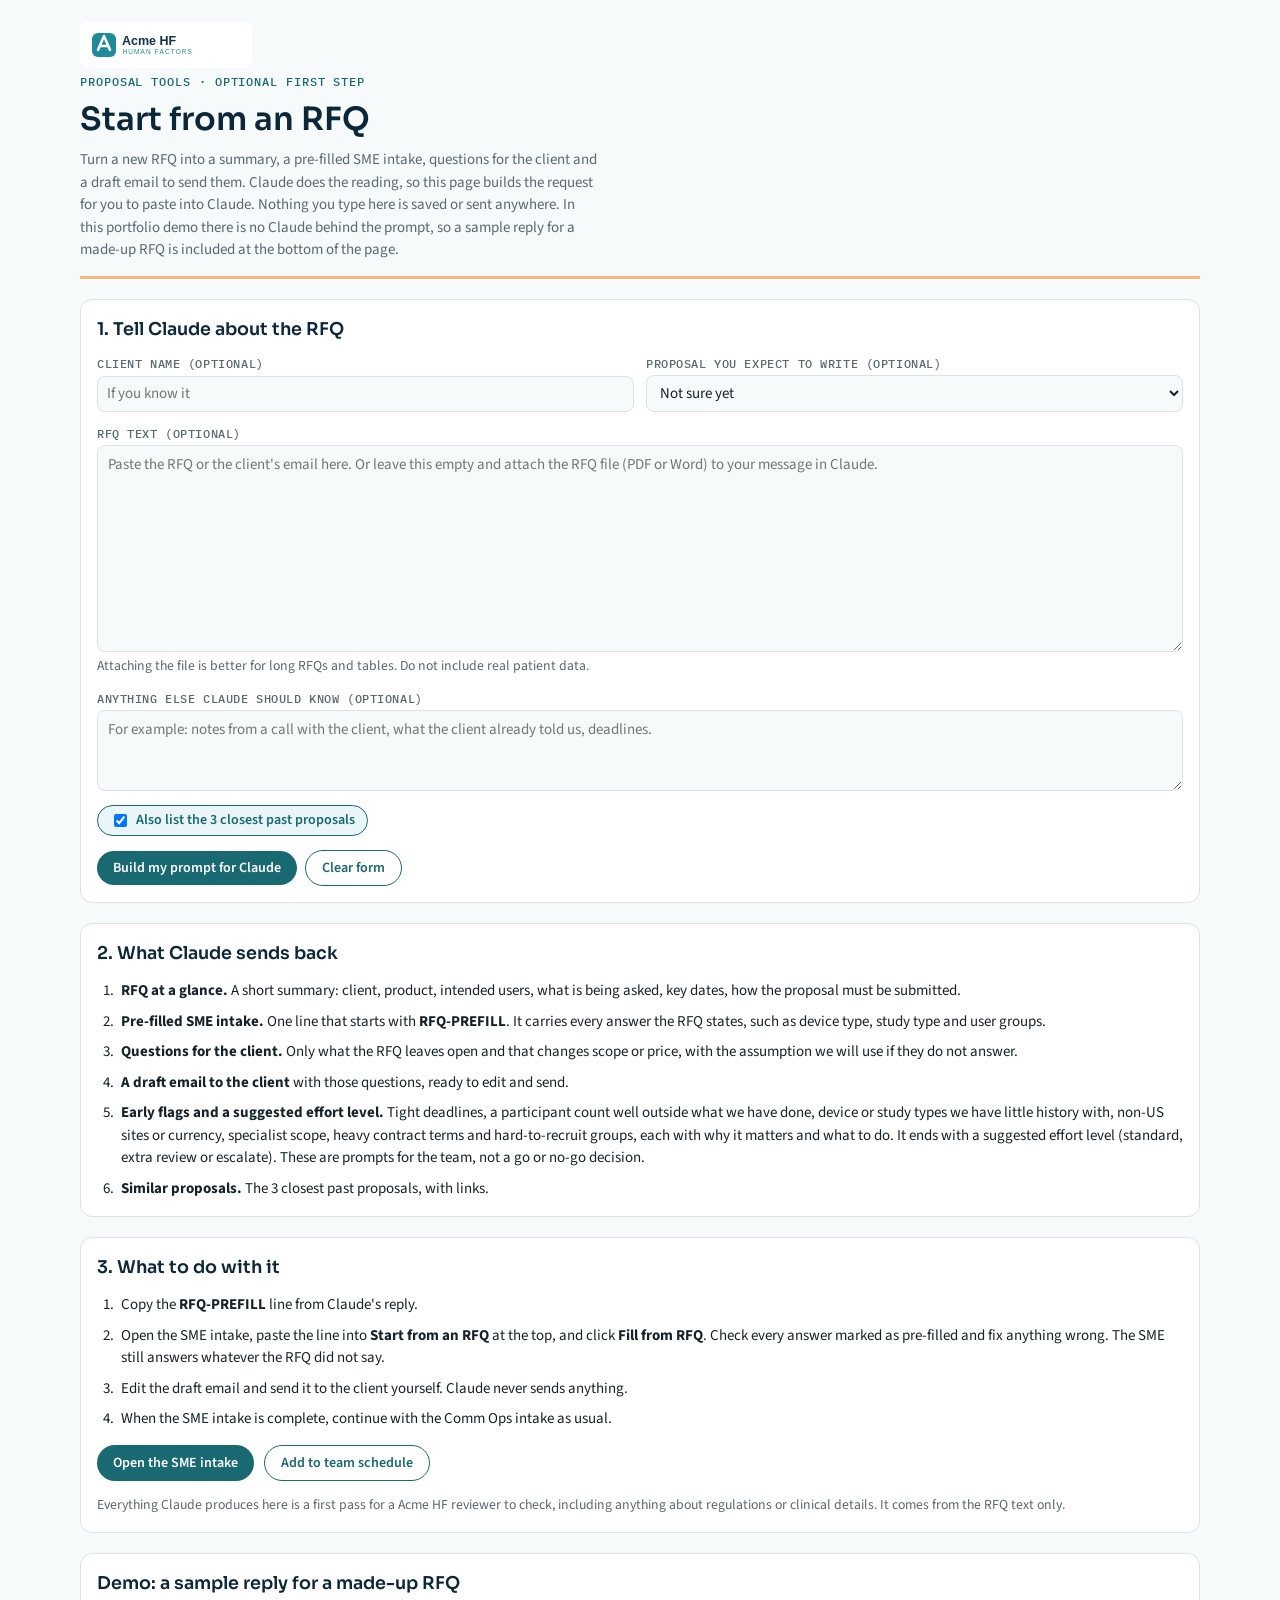
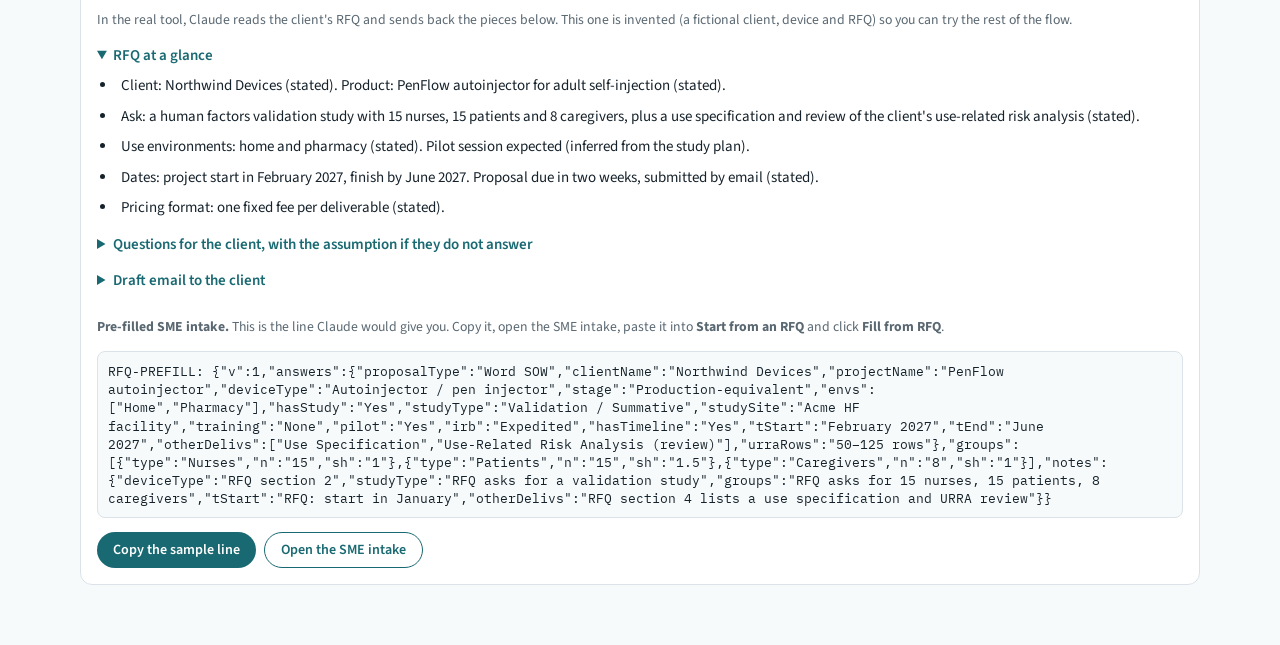
<file: tool-rfq-start.html>
<!doctype html><html><head><meta charset=utf8><meta name=viewport content="width=device-width,initial-scale=1,viewport-fit=cover"><style>:root{color-scheme:light;box-sizing:border-box;padding-top:env(safe-area-inset-top,0px);padding-bottom:env(safe-area-inset-bottom,0px)}html{scroll-padding-top:env(safe-area-inset-top,0px)}body{margin:0;padding:0;font:14px -apple-system,BlinkMacSystemFont,sans-serif;background:#faf9f5;color:#141413}img{max-width:100%}[hidden]:not([hidden=until-found i]){display:none!important}</style></head><body>
<meta charset="utf-8">
<title>Start from an RFQ</title>
<link rel="preconnect" href="https://fonts.googleapis.com">
<link rel="stylesheet" href="https://fonts.googleapis.com/css2?family=Sora:wght@500;600&family=Source+Sans+3:wght@400;600&family=IBM+Plex+Mono:wght@400;500&display=swap">
<style>
/* Layout: quick estimator &#x2014; header, one compact input card (study + groups + extras), live range table styled for email, copy bar */
:root{
  --bg:#F6FAFA; --surface:#ffffff; --fg:#16222B; --muted:#5A6872; --line:#DBE3E8; --chip:#E9F5F6;
  --navy:#0C273A; --purple:#196972; --pink:#F4B782; --ok:#1f6b4a; --warn-bg:#fff4dc; --warn-ink:#7a5000;
  --display:"Sora",ui-sans-serif,system-ui,sans-serif; --body:"Source Sans 3",ui-sans-serif,system-ui,sans-serif; --mono:"IBM Plex Mono",ui-monospace,Menlo,monospace;
}
@media (prefers-color-scheme: dark){:root:not([data-theme="light"]){--bg:#111C24;--surface:#1A2933;--fg:#EBF1F5;--muted:#A6B6C2;--line:#2D404D;--chip:#253947;--navy:#C6E1F5;--purple:#A4E7EF;--ok:#8fe0b6;--warn-bg:#3a2d10;--warn-ink:#f4cf7a;color-scheme:dark}}
:root[data-theme="dark"]{--bg:#111C24;--surface:#1A2933;--fg:#EBF1F5;--muted:#A6B6C2;--line:#2D404D;--chip:#253947;--navy:#C6E1F5;--purple:#A4E7EF;--ok:#8fe0b6;--warn-bg:#3a2d10;--warn-ink:#f4cf7a;color-scheme:dark}
*{box-sizing:border-box} [hidden]{display:none!important}
body{background:var(--bg);color:var(--fg);font:15px/1.5 var(--body);padding-inline:16px;padding-block:22px 60px}
.wrap{max-width:1120px;margin:0 auto;display:grid;gap:20px}
h1,h2{font-family:var(--display);color:var(--navy);margin:0;font-weight:600;text-wrap:balance}
h1{font-size:clamp(1.5rem,3vw,2rem)} h2{font-size:1.1rem}
header{display:grid;gap:6px;border-bottom:3px solid var(--pink);padding-bottom:14px}
.logo{background:#fff;border-radius:8px;padding:7px 11px;line-height:0;justify-self:start}.logo img{height:32px;width:auto}
.eyebrow{font:500 .72rem var(--mono);letter-spacing:.08em;text-transform:uppercase;color:var(--purple)}
.lede{margin:0;color:var(--muted);max-width:74ch}
.card{background:var(--surface);border:1px solid var(--line);border-radius:12px;padding:16px;display:grid;gap:14px;min-width:0}
.grid{display:grid;grid-template-columns:repeat(auto-fit,minmax(180px,1fr));gap:12px}
.f{display:grid;gap:4px} .f label,.lab{font:500 .72rem var(--mono);letter-spacing:.05em;text-transform:uppercase;color:var(--muted)}
input,select{font:15px var(--body);padding:6px 9px;border:1px solid var(--line);border-radius:8px;background:var(--bg);color:var(--fg);width:100%;min-width:0}
.gt{border-collapse:collapse;width:100%} .gt th{font:500 .68rem var(--mono);letter-spacing:.05em;text-transform:uppercase;color:var(--muted);text-align:left;padding:4px 6px}
.gt td{padding:4px 6px;border-top:1px solid var(--line)} .tbl{overflow-x:auto}
.chips{display:flex;flex-wrap:wrap;gap:6px}
.chips label{display:flex;gap:6px;align-items:center;border:1px solid var(--line);border-radius:999px;padding:4px 12px;font-size:.88rem;cursor:pointer;background:var(--surface)}
.chips input{width:auto}
.chips label:has(input:checked){border-color:var(--purple);background:var(--chip);color:var(--purple);font-weight:600}
.btn{font:600 .88rem var(--body);border:0;background:var(--purple);color:#fff;border-radius:999px;padding:7px 16px;cursor:pointer}
.btn.ghost{background:none;color:var(--purple);border:1px solid var(--purple)} .x{background:none;border:0;color:var(--muted);cursor:pointer}
button:focus-visible,input:focus-visible,select:focus-visible{outline:2px solid var(--pink);outline-offset:2px}
.out{background:#fff;border-radius:10px;border:1px solid var(--line);padding:16px;overflow-x:auto;color:#16222B}
.bar{display:flex;flex-wrap:wrap;gap:8px 12px;align-items:center;justify-content:space-between}
.status{font-size:.88rem;color:var(--ok)} .note{background:var(--warn-bg);color:var(--warn-ink);border-radius:8px;padding:8px 12px;font-size:.9rem}
details summary{cursor:pointer;color:var(--purple);font-weight:600}
.f textarea,textarea{font:15px var(--body);padding:8px 10px;border:1px solid var(--line);border-radius:8px;background:var(--bg);color:var(--fg);width:100%;min-width:0;resize:vertical}
.pre{white-space:pre-wrap;font:12.5px/1.45 var(--mono);background:var(--bg);border:1px solid var(--line);border-radius:8px;padding:10px;margin:0;max-height:340px;overflow:auto}
.steps{margin:0;padding-left:20px;display:grid;gap:8px} .steps li{padding-left:4px}
.hintx{font-size:.86rem;color:var(--muted);margin:0}
textarea:focus-visible{outline:2px solid var(--pink);outline-offset:2px}
</style>


<div class="wrap">
<header>
  <div class="logo"><img src="[data-uri]" alt="Acme HF"></div>
  <div class="eyebrow">Proposal tools &#xb7; Optional first step</div>
  <h1>Start from an RFQ</h1>
  <p class="lede">Turn a new RFQ into a summary, a pre-filled SME intake, questions for the client and a draft email to send them. Claude does the reading, so this page builds the request for you to paste into Claude. Nothing you type here is saved or sent anywhere. In this portfolio demo there is no Claude behind the prompt, so a sample reply for a made-up RFQ is included at the bottom of the page.</p>
</header>

<section class="card" aria-labelledby="h1s">
  <h2 id="h1s">1. Tell Claude about the RFQ</h2>
  <div class="grid">
    <div class="f"><label for="cl">Client name (optional)</label><input id="cl" placeholder="If you know it"></div>
    <div class="f"><label for="pt">Proposal you expect to write (optional)</label><select id="pt"><option value="">Not sure yet</option><option>Ballpark quote</option><option>PowerPoint proposal</option><option>Word SOW</option><option>Amendment / change order</option></select></div>
  </div>
  <div class="f"><label for="rfq">RFQ text (optional)</label><textarea id="rfq" rows="9" placeholder="Paste the RFQ or the client's email here. Or leave this empty and attach the RFQ file (PDF or Word) to your message in Claude."></textarea>
    <p class="hintx">Attaching the file is better for long RFQs and tables. Do not include real patient data.</p></div>
  <div class="f"><label for="nt">Anything else Claude should know (optional)</label><textarea id="nt" rows="3" placeholder="For example: notes from a call with the client, what the client already told us, deadlines."></textarea></div>
  <div class="chips"><label><input type="checkbox" id="sim" checked> Also list the 3 closest past proposals</label></div>
  <div style="display:flex;gap:8px;flex-wrap:wrap;align-items:center"><button class="btn" id="build" type="button">Build my prompt for Claude</button><button class="btn ghost" id="clearRfq" type="button">Clear form</button><span class="status" id="msg" aria-live="polite"></span></div>
  <div id="outBox" hidden style="display:grid;gap:10px">
    <p class="hintx" style="color:var(--fg)">Open Claude and start a <b>Cowork</b> session (not a regular chat). If your RFQ is a file, attach it. Paste this in and send. Claude will ask you to approve the Proposal Index folder; approve it.</p>
    <div style="display:flex;gap:8px;flex-wrap:wrap"><a class="btn" href="https://claude.ai/new" target="_blank" rel="noopener" style="text-decoration:none">Open Claude</a><button class="btn ghost" id="again" type="button">Copy prompt again</button></div>
    <pre class="pre" id="prompt"></pre>
  </div>
</section>

<section class="card" aria-labelledby="h2s">
  <h2 id="h2s">2. What Claude sends back</h2>
  <ol class="steps">
    <li><b>RFQ at a glance.</b> A short summary: client, product, intended users, what is being asked, key dates, how the proposal must be submitted.</li>
    <li><b>Pre-filled SME intake.</b> One line that starts with <b>RFQ-PREFILL</b>. It carries every answer the RFQ states, such as device type, study type and user groups.</li>
    <li><b>Questions for the client.</b> Only what the RFQ leaves open and that changes scope or price, with the assumption we will use if they do not answer.</li>
    <li><b>A draft email to the client</b> with those questions, ready to edit and send.</li>
    <li><b>Early flags and a suggested effort level.</b> Tight deadlines, a participant count well outside what we have done, device or study types we have little history with, non-US sites or currency, specialist scope, heavy contract terms and hard-to-recruit groups, each with why it matters and what to do. It ends with a suggested effort level (standard, extra review or escalate). These are prompts for the team, not a go or no-go decision.</li>
    <li><b>Similar proposals.</b> The 3 closest past proposals, with links.</li>
  </ol>
</section>

<section class="card" aria-labelledby="h3s">
  <h2 id="h3s">3. What to do with it</h2>
  <ol class="steps">
    <li>Copy the <b>RFQ-PREFILL</b> line from Claude's reply.</li>
    <li>Open the SME intake, paste the line into <b>Start from an RFQ</b> at the top, and click <b>Fill from RFQ</b>. Check every answer marked as pre-filled and fix anything wrong. The SME still answers whatever the RFQ did not say.</li>
    <li>Edit the draft email and send it to the client yourself. Claude never sends anything.</li>
    <li>When the SME intake is complete, continue with the Comm Ops intake as usual.</li>
  </ol>
  <div style="display:flex;gap:10px;flex-wrap:wrap;"><button class="btn" id="goSme" type="button">Open the SME intake</button><button class="btn ghost" id="goSched" type="button">Add to team schedule</button></div>
  <p class="hintx">Everything Claude produces here is a first pass for a Acme HF reviewer to check, including anything about regulations or clinical details. It comes from the RFQ text only.</p>
</section>
<section class="card" id="demoSample" aria-labelledby="h4s">
  <h2 id="h4s">Demo: a sample reply for a made-up RFQ</h2>
  <p class="hintx">In the real tool, Claude reads the client's RFQ and sends back the pieces below. This one is invented (a fictional client, device and RFQ) so you can try the rest of the flow.</p>
  <details open><summary>RFQ at a glance</summary><ul class="steps" style="margin-top:8px">
    <li>Client: Northwind Devices (stated). Product: PenFlow autoinjector for adult self-injection (stated).</li>
    <li>Ask: a human factors validation study with 15 nurses, 15 patients and 8 caregivers, plus a use specification and review of the client's use-related risk analysis (stated).</li>
    <li>Use environments: home and pharmacy (stated). Pilot session expected (inferred from the study plan).</li>
    <li>Dates: project start in January 2027, finish by May 2027. Proposal due in two weeks, submitted by email (stated).</li>
    <li>Pricing format: one fixed fee per deliverable (stated).</li>
  </ul></details>
  <details><summary>Questions for the client, with the assumption if they do not answer</summary><ol class="steps" style="margin-top:8px">
    <li><b>Affects price.</b> How long is each session, and is training provided before it? Assumption: 1 hour for nurses, 1.5 hours for patients, no training.</li>
    <li><b>Affects price.</b> Who recruits the participants? Assumption: we recruit.</li>
    <li><b>Affects scope.</b> Is the URRA final or still changing? Assumption: final, 50 to 125 rows.</li>
    <li><b>Good to confirm.</b> Will the device be production-equivalent at the time of the study? Assumption: yes.</li>
  </ol></details>
  <details><summary>Draft email to the client</summary><pre class="pre" style="margin-top:8px">Subject: Northwind Devices PenFlow RFQ: a few questions

Hello [Name],

Thank you for the RFQ for the PenFlow human factors validation study. To give you an accurate scope and price, could you confirm:

1. Session length for each user group, and whether participants are trained before the session.
2. Whether you would like us to recruit participants.
3. Whether the use-related risk analysis is final, and roughly how many rows it has.
4. Whether the device will be production-equivalent at the time of the study.

If we do not hear back by [date], we will assume 1-hour sessions for nurses and caregivers, 1.5 hours for patients, no training, that we recruit, a final risk analysis of 50 to 125 rows, and a production-equivalent device.

Best regards,
[Name]</pre></details>
  <p class="hintx" style="margin-top:10px"><b>Pre-filled SME intake.</b> This is the line Claude would give you. Copy it, open the SME intake, paste it into <b>Start from an RFQ</b> and click <b>Fill from RFQ</b>.</p>
  <pre class="pre" id="sampleLine">RFQ-PREFILL: {"v":1,"answers":{"proposalType":"Word SOW","clientName":"Northwind Devices","projectName":"PenFlow autoinjector","deviceType":"Autoinjector / pen injector","stage":"Production-equivalent","envs":["Home","Pharmacy"],"hasStudy":"Yes","studyType":"Validation / Summative","studySite":"Acme HF facility","training":"None","pilot":"Yes","irb":"Expedited","hasTimeline":"Yes","tStart":"January 2027","tEnd":"May 2027","otherDelivs":["Use Specification","Use-Related Risk Analysis (review)"],"urraRows":"50–125 rows"},"groups":[{"type":"Nurses","n":"15","sh":"1"},{"type":"Patients","n":"15","sh":"1.5"},{"type":"Caregivers","n":"8","sh":"1"}],"notes":{"deviceType":"RFQ section 2","studyType":"RFQ asks for a validation study","groups":"RFQ asks for 15 nurses, 15 patients, 8 caregivers","tStart":"RFQ: start in January","otherDelivs":"RFQ section 4 lists a use specification and URRA review"}}</pre>
  <div style="display:flex;gap:8px;flex-wrap:wrap"><button class="btn" id="copySample" type="button">Copy the sample line</button><button class="btn ghost" id="goSme2" type="button">Open the SME intake</button><span class="status" id="msg2" aria-live="polite"></span></div>
</section>
</div>

<script>
const byId=id=>document.getElementById(id);
function buildPrompt(){
  const client=byId("cl").value.trim(),type=byId("pt").value,rfq=byId("rfq").value.trim(),notes=byId("nt").value.trim(),sim=byId("sim").checked;
  const L=[];
  L.push('Please use the proposal-draft-reference-tool skill and run its "RFQ intake" step for a new RFQ. Do not draft the proposal yet and do not price anything.');
  L.push('Run this in a Cowork session. First, immediately request access to the folder C:\\Users\\<my user name>\\Acme HF\\Proposal Process Project - Proposal Index (do not ask me whether it is synced), because the search for similar past proposals needs it.');
  L.push('Client: '+(client||'not stated here (use what the RFQ says)'));
  L.push('Proposal I expect to write: '+(type||'not sure yet'));
  L.push(rfq?('RFQ text:\n"""\n'+rfq+'\n"""'):'The RFQ is attached to this message (read all of it, including tables and appendices). If you cannot find an attachment, tell me and wait.');
  if(notes)L.push('My notes:\n'+notes);
  L.push('Follow the skill\'s RFQ intake step exactly and give me, in this order: (1) RFQ at a glance, with each line marked stated or inferred; (2) the pre-filled SME intake as one RFQ-PREFILL line made with scripts/make_rfq_prefill.py, alone in a code block, plus a plain list of what the SME still has to answer; (3) questions for the client, grouped by what they affect, each with the assumption we will use if they do not answer; (4) a draft email to the client with those questions; (5) early flags for the proposal team (deadline, scale compared with the proposal index, how much like this we have done, location and currency, specialist scope, contract terms, recruiting difficulty) with a suggested effort level'+(sim?'; (6) the 3 closest past proposals from the full proposal index with their browser links.':'. Skip the search for similar past proposals.'));
  L.push('Use precise HFE terminology consistent with FDA Human Factors guidance and IEC 62366-1: say "use-related risk" (not "user error"), "intended users" and "use scenarios" (not "end users" or "situations"), "summative evaluation" and "formative evaluation" (not "usability test" or "final study"), "simulated use" (not "mock use"), and "critical tasks" for tasks where failure could cause serious harm.');
  L.push('Only fill in what the RFQ states or clearly implies, and say what you are unsure of. End with the skill\'s review note and the skill version line.');
  return L.join('\n');
}
async function copyTxt(t){try{await navigator.clipboard.writeText(t);return true}catch(e){return false}}
byId("build").onclick=async()=>{const p=buildPrompt();byId("outBox").hidden=false;byId("prompt").textContent=p;
  const ok=await copyTxt(p);byId("msg").textContent=ok?"Prompt copied. Paste it into Claude.":"Could not copy automatically. Select the text below and copy it.";
  if(byId("rfq").value.length>40000)byId("msg").textContent+=" This RFQ is very long: attaching the file in Claude may work better.";
  byId("outBox").scrollIntoView({block:"nearest"})};
byId("clearRfq").onclick=()=>{if((byId("rfq").value.trim()||byId("nt").value.trim())&&!confirm("Clear everything on this page, including the RFQ text you pasted?"))return;
  byId("cl").value="";byId("pt").value="";byId("rfq").value="";byId("nt").value="";byId("sim").checked=true;byId("prompt").textContent="";byId("outBox").hidden=true;byId("msg").textContent="Cleared.";byId("cl").focus()};
byId("again").onclick=async()=>{const ok=await copyTxt(byId("prompt").textContent);byId("msg").textContent=ok?"Copied.":"Could not copy automatically."};
byId("goSched").onclick=()=>{try{if(window.parent&&window.parent!==window&&typeof window.parent.openScheduleWithPrefill==="function"){window.parent.openScheduleWithPrefill({taskType:"Drafting"});return}}catch(e){}alert("Open the Proposal status & team schedule tool from the home page to add this proposal.")};
byId("copySample").onclick=async()=>{const ok=await copyTxt(byId("sampleLine").textContent);byId("msg2").textContent=ok?"Copied. Now open the SME intake and paste it in.":"Could not copy automatically. Select the line and copy it."};
byId("goSme2").onclick=()=>byId("goSme").onclick();
byId("goSme").onclick=()=>{try{if(window.parent&&window.parent!==window&&typeof window.parent.openTool==="function"){window.parent.openTool("tool-sme-intake.html","SME intake");return}}catch(e){}location.href="tool-sme-intake.html"};
</script>
<script>(function(){var M=["January","February","March","April","May","June","July","August","September","October","November","December"],n=new Date();function mm(k){var d=new Date(n.getFullYear(),n.getMonth()+k,1);return M[d.getMonth()]+" "+d.getFullYear()}var el=document.getElementById("demoSample");if(el)el.innerHTML=el.innerHTML.split("January 2027").join(mm(2)).split("May 2027").join(mm(6))})();</script>
</body></html>
</file>
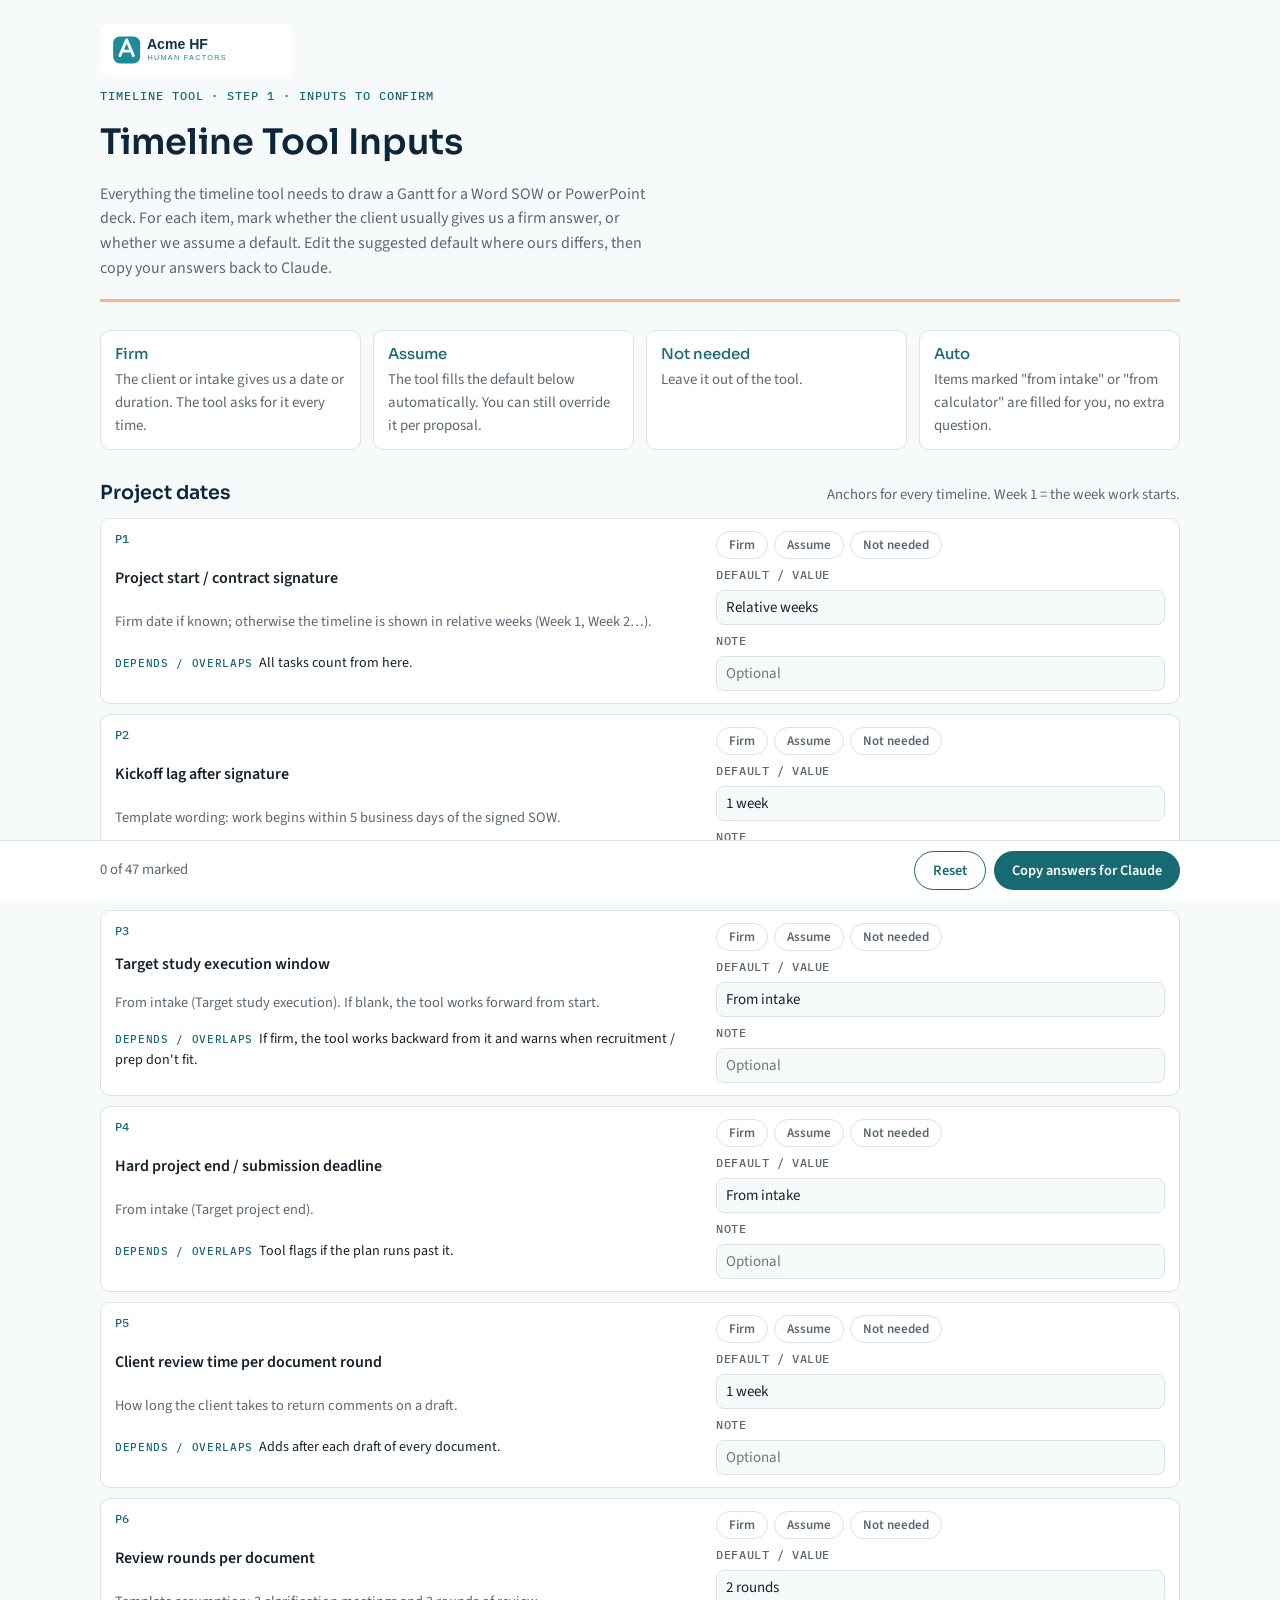
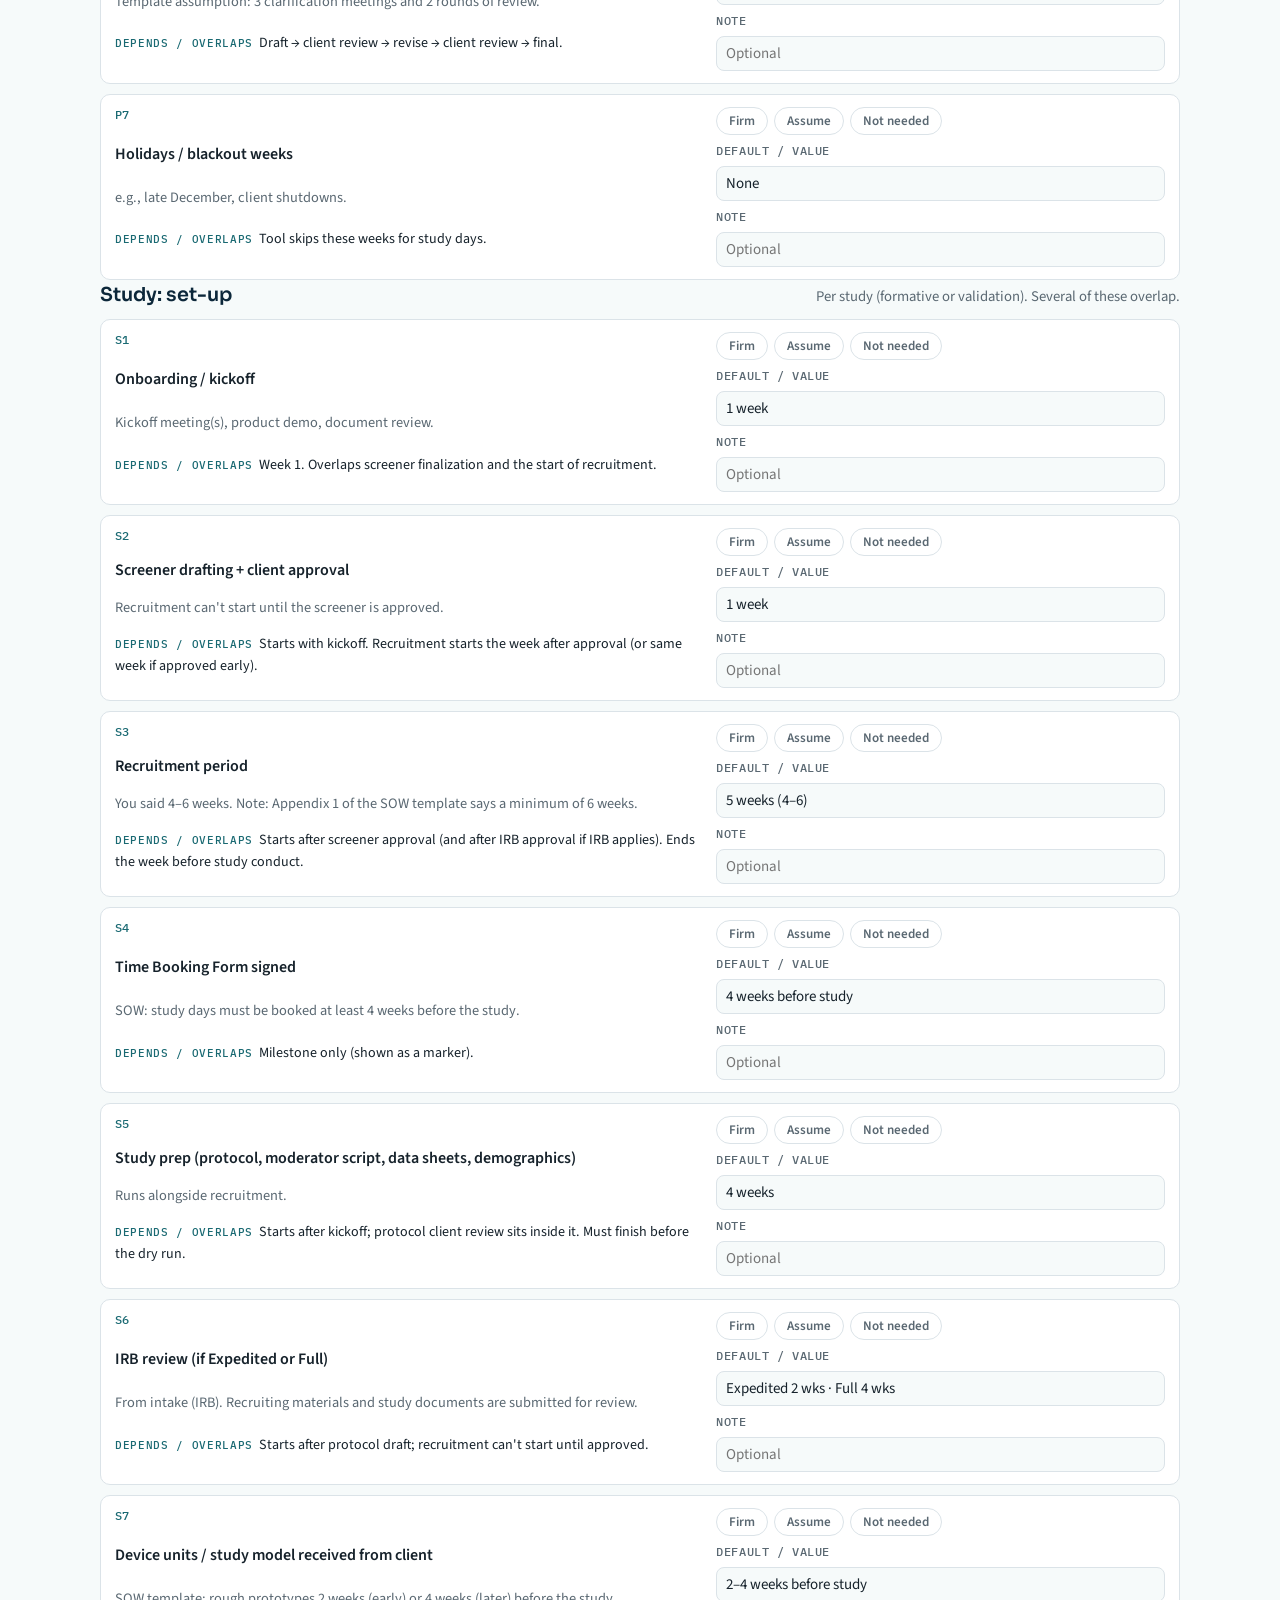
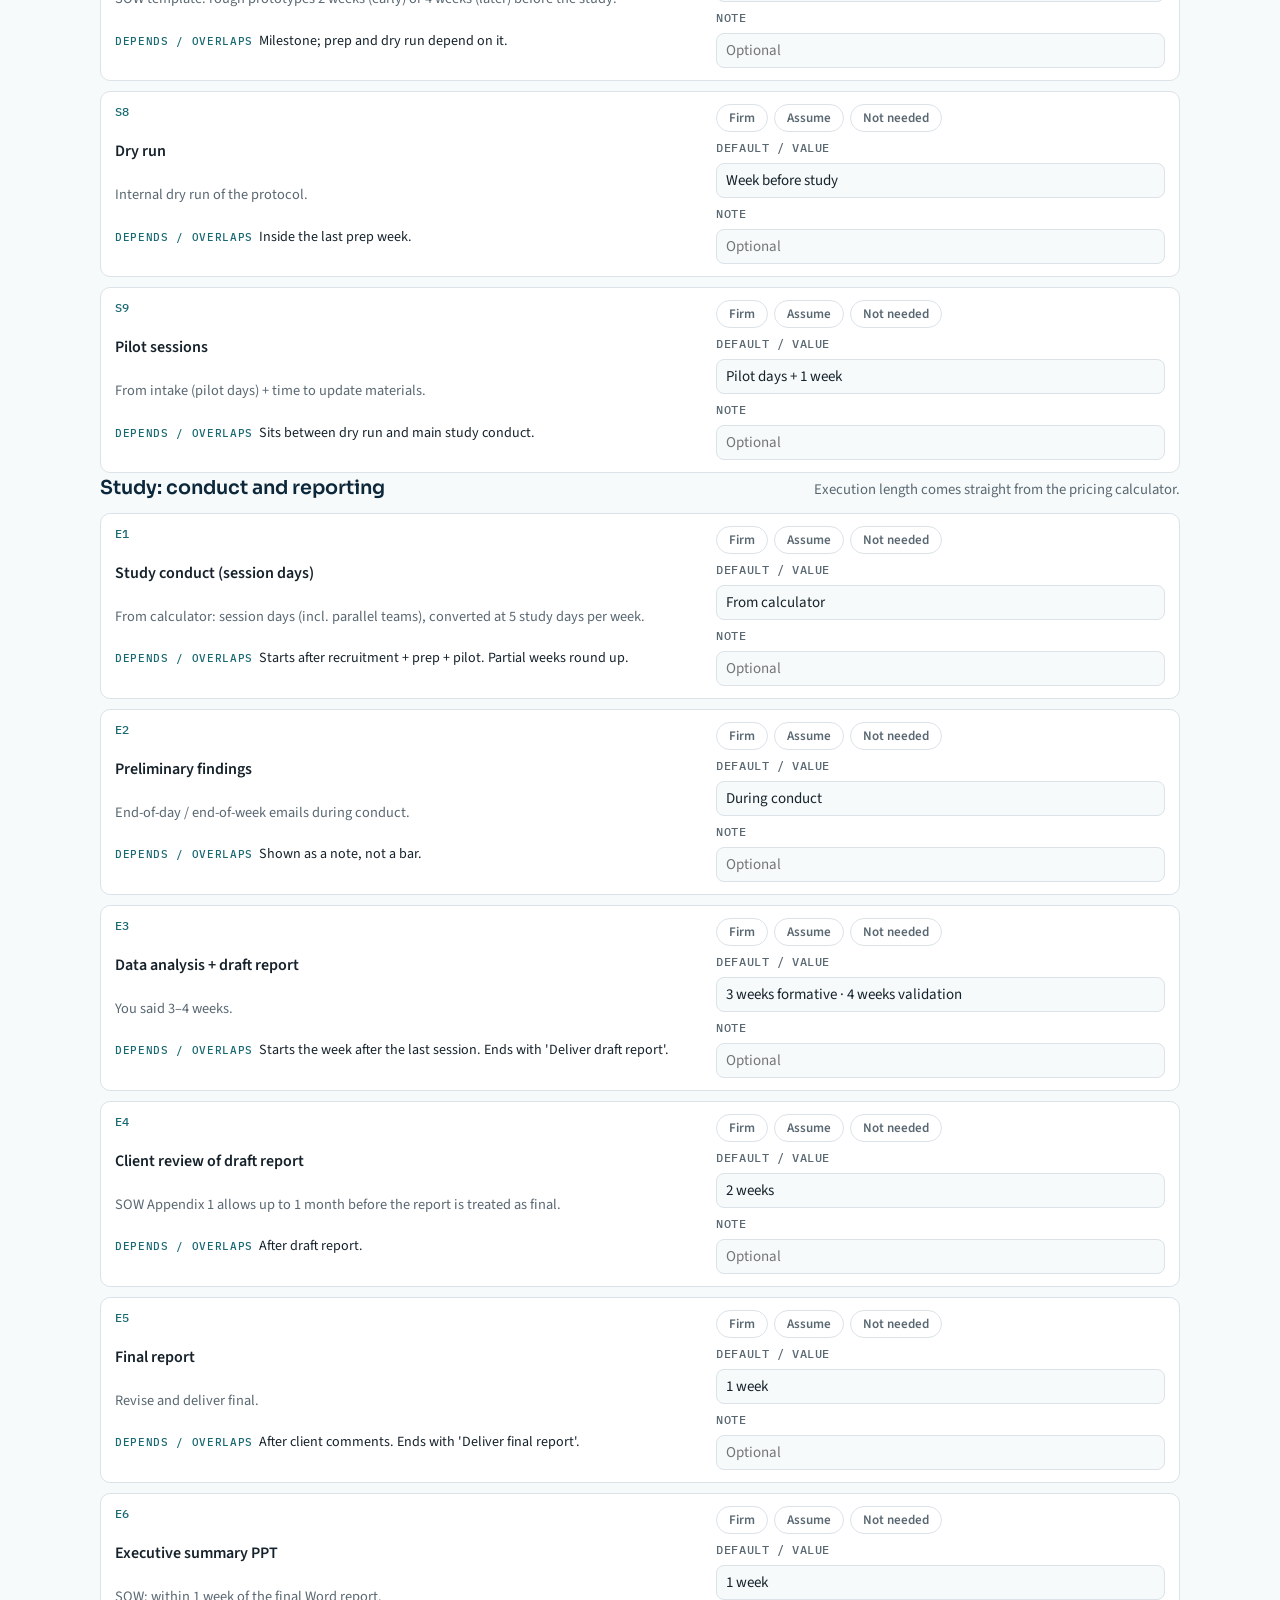
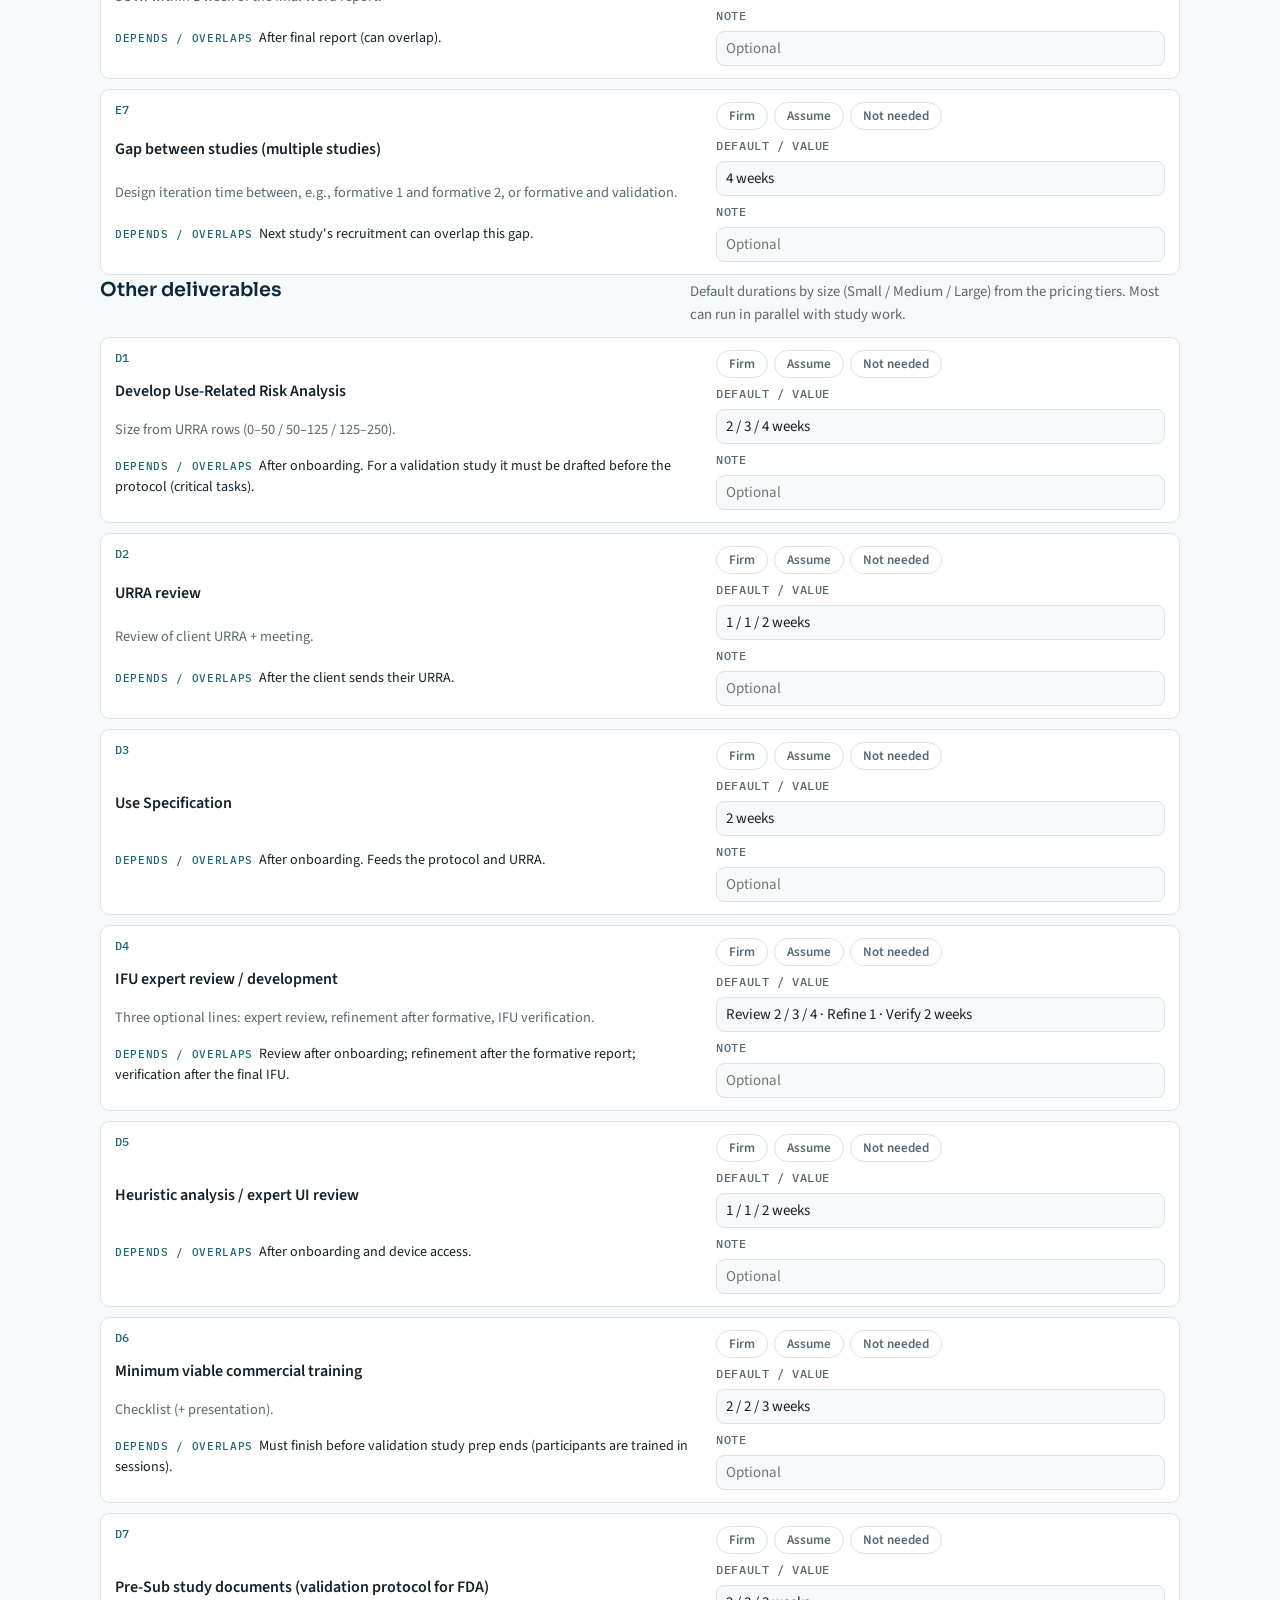
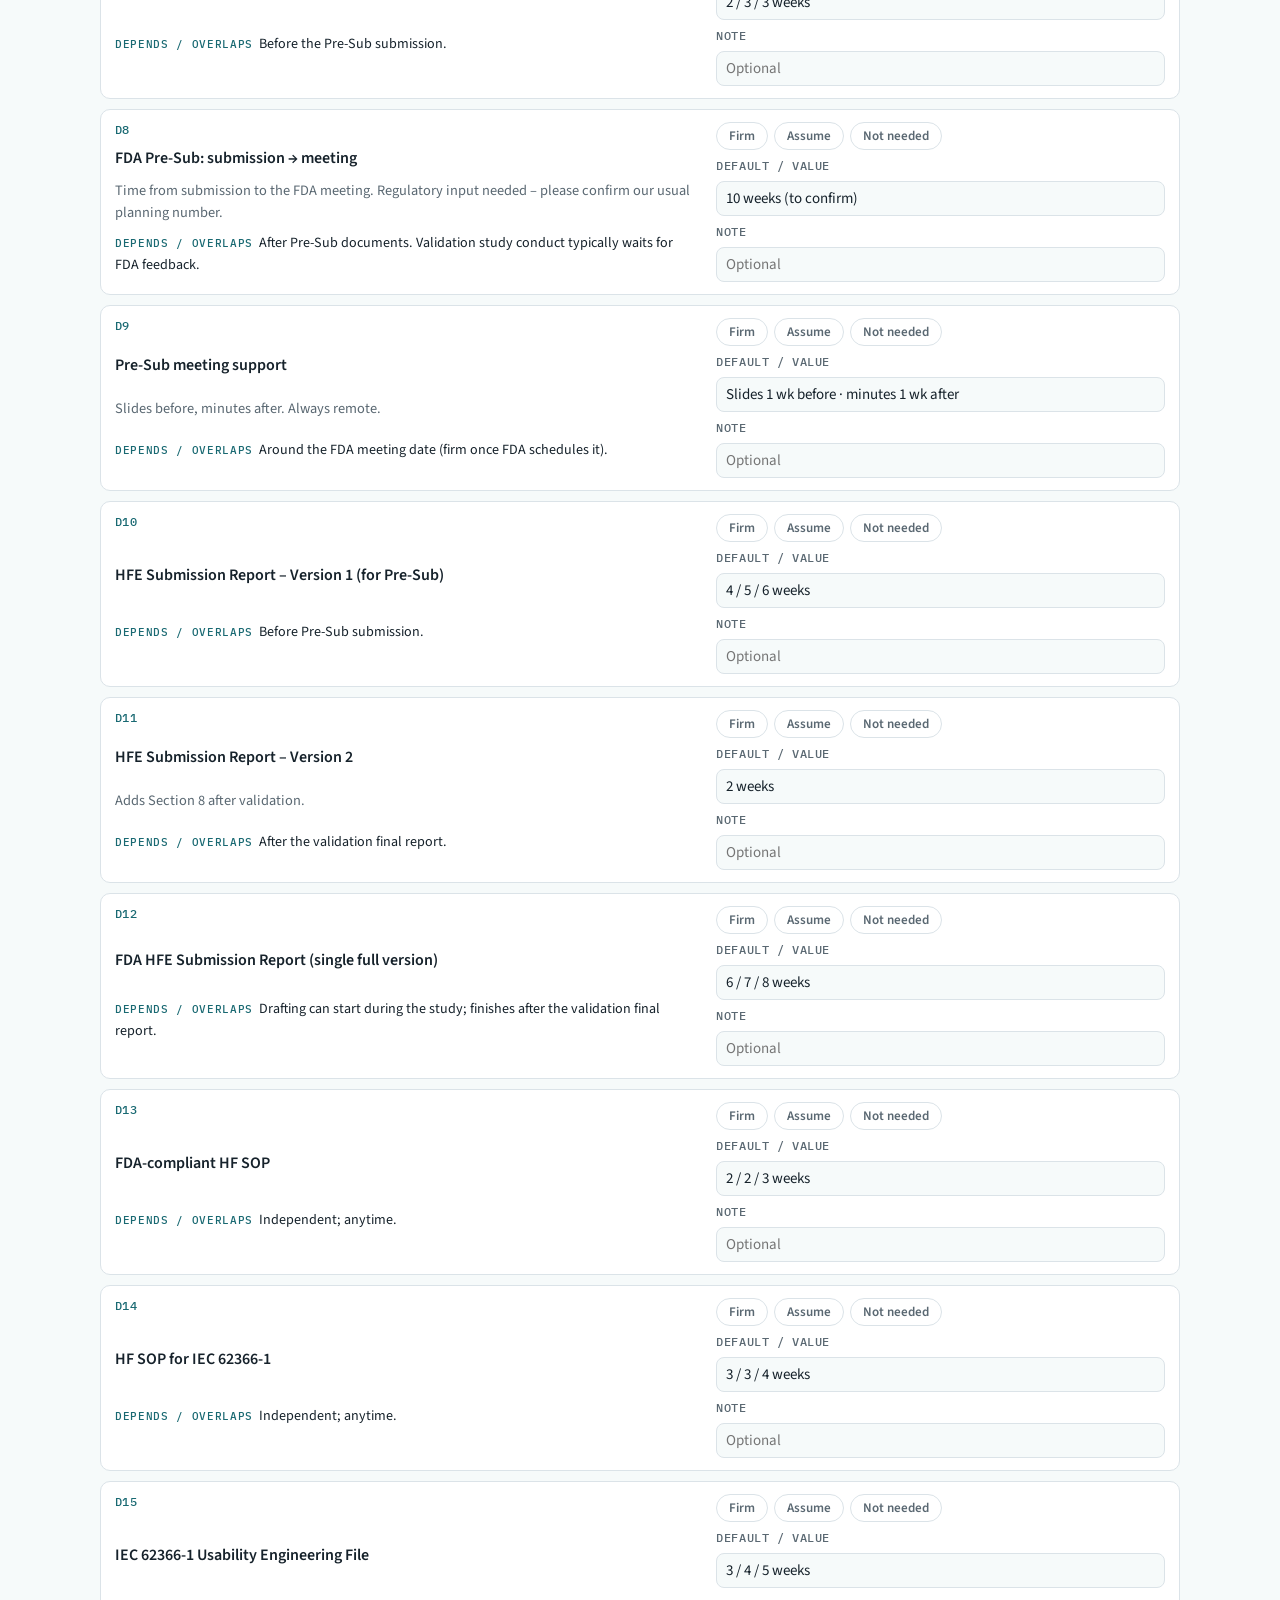
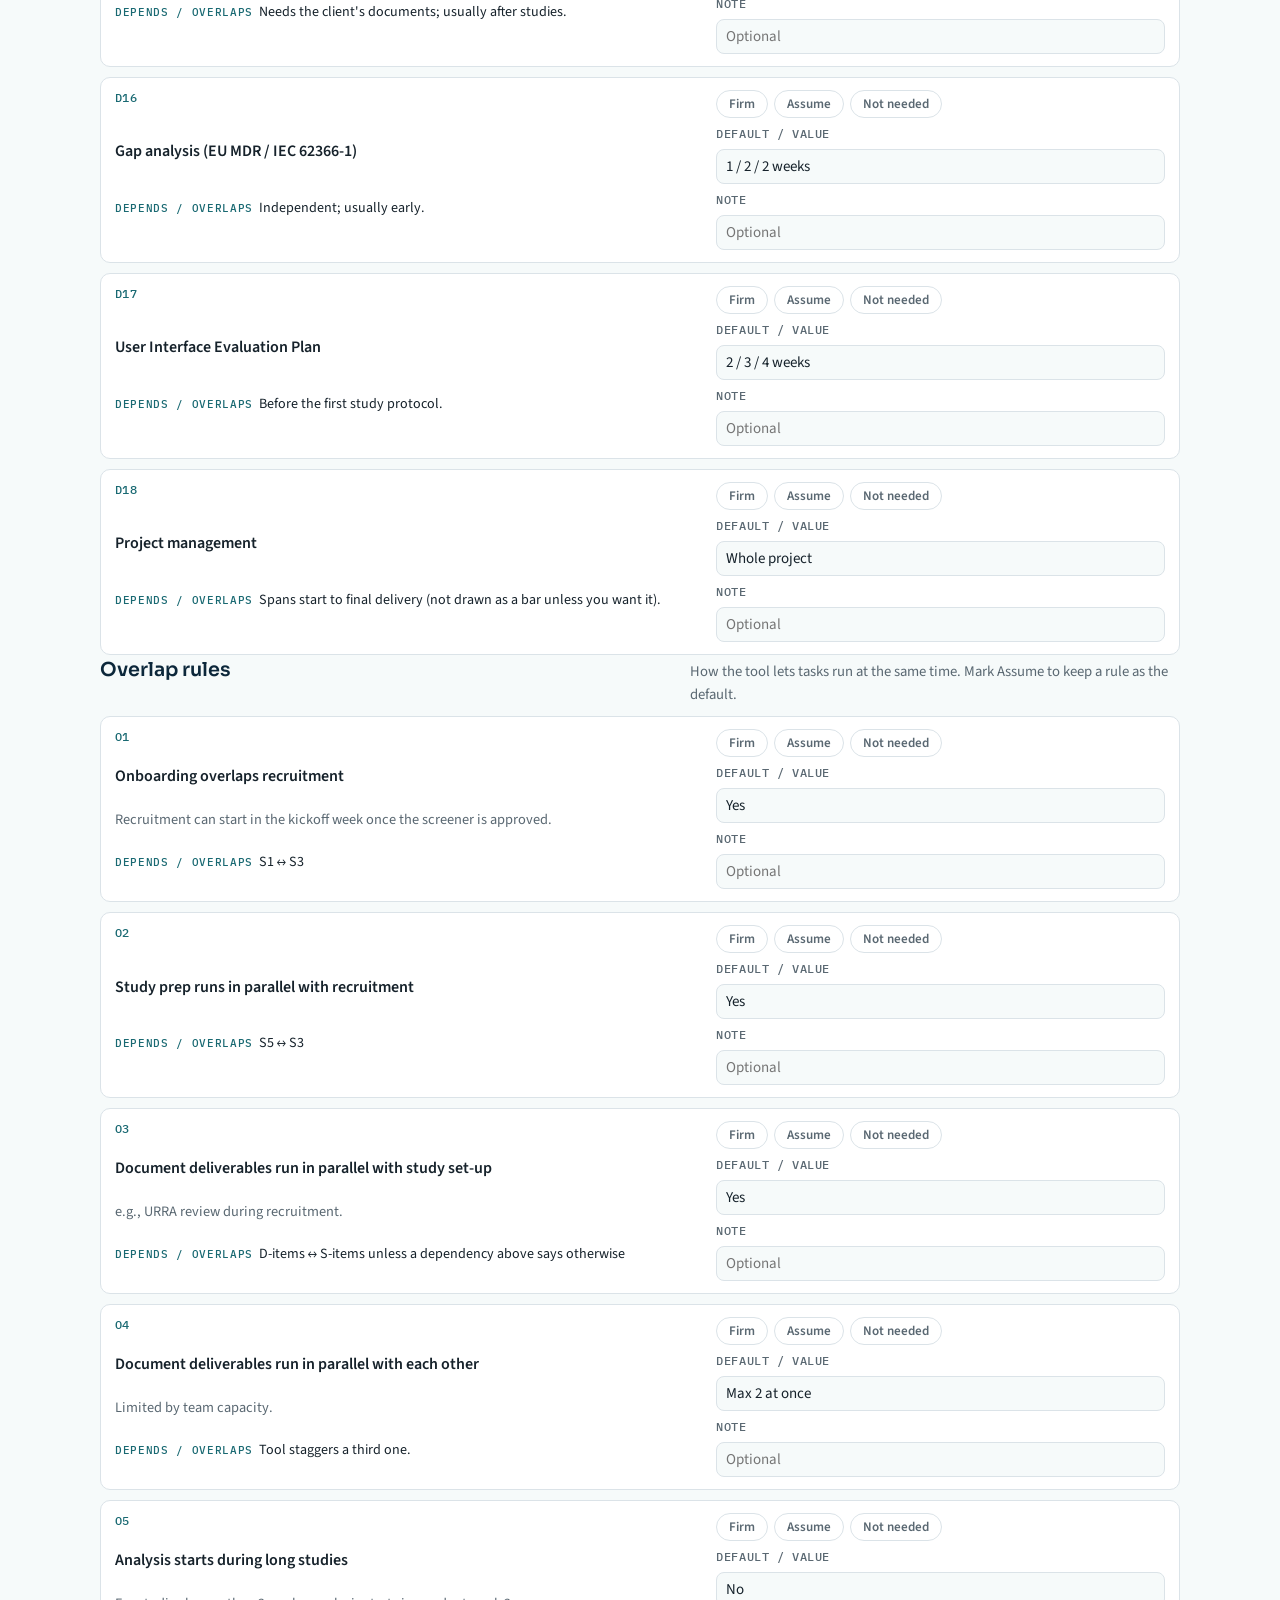
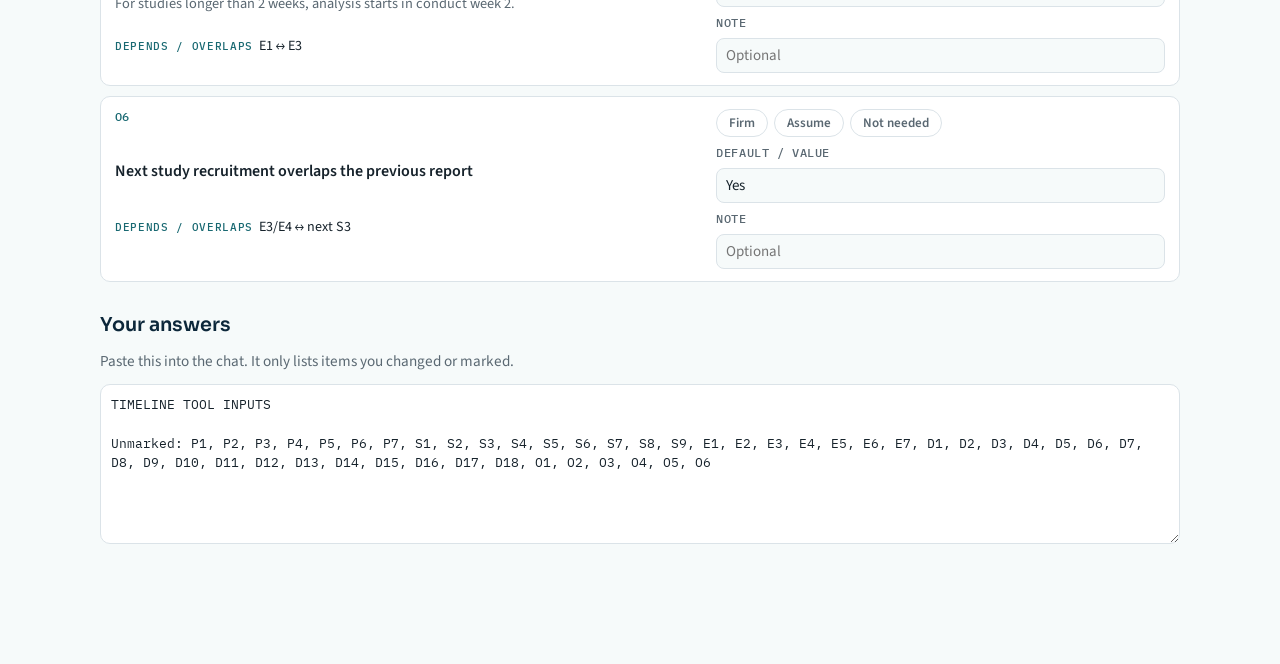
<file: tool-timeline-inputs.html>
<!doctype html><html><head><meta charset=utf8><meta name=viewport content="width=device-width,initial-scale=1,viewport-fit=cover"><style>:root{color-scheme:light;box-sizing:border-box;padding-top:env(safe-area-inset-top,0px);padding-bottom:env(safe-area-inset-bottom,0px)}html{scroll-padding-top:env(safe-area-inset-top,0px)}body{margin:0;padding:0;font:14px -apple-system,BlinkMacSystemFont,sans-serif;background:#faf9f5;color:#141413}img{max-width:100%}[hidden]:not([hidden=until-found i]){display:none!important}</style></head><body>
<meta charset="utf-8">
<title>Timeline Tool Inputs</title>
<link rel="preconnect" href="https://fonts.googleapis.com">
<link rel="stylesheet" href="https://fonts.googleapis.com/css2?family=Sora:wght@500;600&family=Source+Sans+3:wght@400;600&family=IBM+Plex+Mono:wght@400;500&display=swap">
<style>
/* Layout: checklist &#x2014; header, how-to strip, sections of input rows (status chips + value + note), sticky copy bar */
:root{
  --bg:#F6FAFA; --surface:#ffffff; --fg:#16222B; --muted:#5A6872; --line:#DBE3E8;
  --navy:#0C273A; --purple:#196972; --pink:#F4B782; --chip:#E9F5F6;
  --firm:#1f6b4a; --firm-bg:#e3f3ea; --assume:#7a5000; --assume-bg:#fff4dc; --na:#5A6872; --na-bg:#EBEEF1;
  --display:"Sora",ui-sans-serif,system-ui,sans-serif; --body:"Source Sans 3",ui-sans-serif,system-ui,sans-serif; --mono:"IBM Plex Mono",ui-monospace,Menlo,monospace;
}
@media (prefers-color-scheme: dark){:root:not([data-theme="light"]){
  --bg:#111C24; --surface:#1A2933; --fg:#EBF1F5; --muted:#A6B6C2; --line:#2D404D; --navy:#C6E1F5; --purple:#A4E7EF; --chip:#253947;
  --firm:#8fe0b6; --firm-bg:#173a2a; --assume:#f4cf7a; --assume-bg:#3a2d10; --na:#A6B6C2; --na-bg:#24333D; color-scheme:dark}}
:root[data-theme="dark"]{
  --bg:#111C24; --surface:#1A2933; --fg:#EBF1F5; --muted:#A6B6C2; --line:#2D404D; --navy:#C6E1F5; --purple:#A4E7EF; --chip:#253947;
  --firm:#8fe0b6; --firm-bg:#173a2a; --assume:#f4cf7a; --assume-bg:#3a2d10; --na:#A6B6C2; --na-bg:#24333D; color-scheme:dark}
*{box-sizing:border-box}
[hidden]{display:none!important}
body{background:var(--bg);color:var(--fg);font:16px/1.55 var(--body);padding-inline:16px;padding-block:24px 120px}
.wrap{max-width:1080px;margin:0 auto;display:grid;gap:28px}
h1,h2,h3{font-family:var(--display);color:var(--navy);text-wrap:balance;margin:0;font-weight:600}
h1{font-size:clamp(1.6rem,3vw,2.2rem)} h2{font-size:1.2rem}
header{display:grid;gap:12px;border-bottom:3px solid var(--pink);padding-bottom:18px}
.logo{background:#fff;border-radius:8px;padding:8px 12px;justify-self:start;line-height:0}
.logo img{height:36px;width:auto}
.eyebrow{font:500 .75rem var(--mono);letter-spacing:.08em;text-transform:uppercase;color:var(--purple)}
.lede{color:var(--muted);max-width:70ch;margin:0}
.how{display:grid;grid-template-columns:repeat(auto-fit,minmax(230px,1fr));gap:12px}
.how div{background:var(--surface);border:1px solid var(--line);border-radius:10px;padding:12px 14px;font-size:.93rem;color:var(--muted)}
.how b{display:block;font-family:var(--display);font-weight:500;color:var(--purple);margin-bottom:2px}
section{display:grid;gap:10px}
.sec-h{display:flex;flex-wrap:wrap;gap:8px;align-items:baseline;justify-content:space-between}
.sec-h p{margin:0;color:var(--muted);font-size:.92rem;max-width:70ch}
.row{background:var(--surface);border:1px solid var(--line);border-radius:10px;padding:12px 14px;display:grid;grid-template-columns:minmax(0,1.3fr) minmax(0,1fr);gap:10px 18px}
.row[data-s="firm"]{border-left:4px solid var(--firm);border-radius:0 10px 10px 0}
.row[data-s="assume"]{border-left:4px solid var(--assume);border-radius:0 10px 10px 0}
.row[data-s="na"]{border-left:4px solid var(--na);border-radius:0 10px 10px 0;opacity:.75}
.q{display:grid;gap:4px;min-width:0}
.q .t{font-weight:600}
.q .id{font:500 .72rem var(--mono);color:var(--purple);letter-spacing:.04em}
.q .d{font-size:.9rem;color:var(--muted)}
.q .dep{font-size:.88rem}
.q .dep b{font:500 .7rem var(--mono);letter-spacing:.06em;text-transform:uppercase;color:var(--purple);margin-right:6px}
.a{display:grid;gap:8px;align-content:start;min-width:0}
.chips{display:flex;flex-wrap:wrap;gap:6px}
.chips button{font:600 .82rem var(--body);border:1px solid var(--line);background:var(--surface);color:var(--muted);border-radius:999px;padding:4px 12px;cursor:pointer}
.chips button[aria-pressed="true"][data-v="firm"]{background:var(--firm-bg);color:var(--firm);border-color:var(--firm)}
.chips button[aria-pressed="true"][data-v="assume"]{background:var(--assume-bg);color:var(--assume);border-color:var(--assume)}
.chips button[aria-pressed="true"][data-v="na"]{background:var(--na-bg);color:var(--na);border-color:var(--na)}
.a label{font:500 .72rem var(--mono);letter-spacing:.05em;text-transform:uppercase;color:var(--muted)}
.a input{width:100%;font:15px var(--body);padding:6px 9px;border:1px solid var(--line);border-radius:8px;background:var(--bg);color:var(--fg)}
.flag{background:var(--assume-bg);color:var(--assume);border-radius:8px;padding:8px 12px;font-size:.92rem}
button:focus-visible,input:focus-visible,textarea:focus-visible{outline:2px solid var(--pink);outline-offset:2px}
.dock{position:fixed;left:0;right:0;bottom:0;background:var(--surface);border-top:1px solid var(--line);padding:10px 16px calc(10px + env(safe-area-inset-bottom,0px))}
.dock .in{max-width:1080px;margin:0 auto;display:flex;flex-wrap:wrap;gap:10px;align-items:center;justify-content:space-between}
.count{font-size:.92rem;color:var(--muted);font-variant-numeric:tabular-nums}
.btn{font:600 .9rem var(--body);border:0;background:var(--purple);color:#fff;border-radius:999px;padding:8px 18px;cursor:pointer}
.btn.ghost{background:none;color:var(--purple);border:1px solid var(--purple)}
textarea{width:100%;min-height:160px;font:13px/1.5 var(--mono);padding:10px;border:1px solid var(--line);border-radius:10px;background:var(--surface);color:var(--fg)}
.toast{color:var(--firm);font-size:.9rem}
@media (max-width:720px){.row{grid-template-columns:1fr}}
</style>

<div class="wrap">
<header>
  <div class="logo"><img src="[data-uri]" alt="Acme HF"></div>
  <div class="eyebrow">Timeline tool &#xb7; Step 1 &#xb7; Inputs to confirm</div>
  <h1>Timeline Tool Inputs</h1>
  <p class="lede">Everything the timeline tool needs to draw a Gantt for a Word SOW or PowerPoint deck. For each item, mark whether the client usually gives us a firm answer, or whether we assume a default. Edit the suggested default where ours differs, then copy your answers back to Claude.</p>
</header>

<div class="how">
  <div><b>Firm</b>The client or intake gives us a date or duration. The tool asks for it every time.</div>
  <div><b>Assume</b>The tool fills the default below automatically. You can still override it per proposal.</div>
  <div><b>Not needed</b>Leave it out of the tool.</div>
  <div><b>Auto</b>Items marked "from intake" or "from calculator" are filled for you, no extra question.</div>
</div>

<div id="secs"></div>

<section>
  <h2>Your answers</h2>
  <p class="lede" style="font-size:.95rem">Paste this into the chat. It only lists items you changed or marked.</p>
  <textarea id="out" readonly aria-label="Answers to copy"></textarea>
</section>
</div>

<div class="dock"><div class="in">
  <span class="count" id="count"></span>
  <span class="toast" id="toast" aria-live="polite"></span>
  <span style="display:flex;gap:8px"><button class="btn ghost" id="reset" type="button">Reset</button><button class="btn" id="copy" type="button">Copy answers for Claude</button></span>
</div></div>

<script>
const SECS = [
 {t:"Project dates", p:"Anchors for every timeline. Week 1 = the week work starts.", rows:[
  ["P1","Project start / contract signature","Firm date if known; otherwise the timeline is shown in relative weeks (Week 1, Week 2\u2026).","Relative weeks","All tasks count from here."],
  ["P2","Kickoff lag after signature","Template wording: work begins within 5 business days of the signed SOW.","1 week","Kickoff can't start before this."],
  ["P3","Target study execution window","From intake (Target study execution). If blank, the tool works forward from start.","From intake","If firm, the tool works backward from it and warns when recruitment / prep don't fit."],
  ["P4","Hard project end / submission deadline","From intake (Target project end).","From intake","Tool flags if the plan runs past it."],
  ["P5","Client review time per document round","How long the client takes to return comments on a draft.","1 week","Adds after each draft of every document."],
  ["P6","Review rounds per document","Template assumption: 3 clarification meetings and 2 rounds of review.","2 rounds","Draft \u2192 client review \u2192 revise \u2192 client review \u2192 final."],
  ["P7","Holidays / blackout weeks","e.g., late December, client shutdowns.","None","Tool skips these weeks for study days."]
 ]},
 {t:"Study: set-up", p:"Per study (formative or validation). Several of these overlap.", rows:[
  ["S1","Onboarding / kickoff","Kickoff meeting(s), product demo, document review.","1 week","Week 1. Overlaps screener finalization and the start of recruitment."],
  ["S2","Screener drafting + client approval","Recruitment can't start until the screener is approved.","1 week","Starts with kickoff. Recruitment starts the week after approval (or same week if approved early)."],
  ["S3","Recruitment period","You said 4\u20136 weeks. Note: Appendix 1 of the SOW template says a minimum of 6 weeks.","5 weeks (4\u20136)","Starts after screener approval (and after IRB approval if IRB applies). Ends the week before study conduct."],
  ["S4","Time Booking Form signed","SOW: study days must be booked at least 4 weeks before the study.","4 weeks before study","Milestone only (shown as a marker)."],
  ["S5","Study prep (protocol, moderator script, data sheets, demographics)","Runs alongside recruitment.","4 weeks","Starts after kickoff; protocol client review sits inside it. Must finish before the dry run."],
  ["S6","IRB review (if Expedited or Full)","From intake (IRB). Recruiting materials and study documents are submitted for review.","Expedited 2 wks \u00b7 Full 4 wks","Starts after protocol draft; recruitment can't start until approved."],
  ["S7","Device units / study model received from client","SOW template: rough prototypes 2 weeks (early) or 4 weeks (later) before the study.","2\u20134 weeks before study","Milestone; prep and dry run depend on it."],
  ["S8","Dry run","Internal dry run of the protocol.","Week before study","Inside the last prep week."],
  ["S9","Pilot sessions","From intake (pilot days) + time to update materials.","Pilot days + 1 week","Sits between dry run and main study conduct."]
 ]},
 {t:"Study: conduct and reporting", p:"Execution length comes straight from the pricing calculator.", rows:[
  ["E1","Study conduct (session days)","From calculator: session days (incl. parallel teams), converted at 5 study days per week.","From calculator","Starts after recruitment + prep + pilot. Partial weeks round up."],
  ["E2","Preliminary findings","End-of-day / end-of-week emails during conduct.","During conduct","Shown as a note, not a bar."],
  ["E3","Data analysis + draft report","You said 3\u20134 weeks.","3 weeks formative \u00b7 4 weeks validation","Starts the week after the last session. Ends with 'Deliver draft report'."],
  ["E4","Client review of draft report","SOW Appendix 1 allows up to 1 month before the report is treated as final.","2 weeks","After draft report."],
  ["E5","Final report","Revise and deliver final.","1 week","After client comments. Ends with 'Deliver final report'."],
  ["E6","Executive summary PPT","SOW: within 1 week of the final Word report.","1 week","After final report (can overlap)."],
  ["E7","Gap between studies (multiple studies)","Design iteration time between, e.g., formative 1 and formative 2, or formative and validation.","4 weeks","Next study's recruitment can overlap this gap."]
 ]},
 {t:"Other deliverables", p:"Default durations by size (Small / Medium / Large) from the pricing tiers. Most can run in parallel with study work.", rows:[
  ["D1","Develop Use-Related Risk Analysis","Size from URRA rows (0\u201350 / 50\u2013125 / 125\u2013250).","2 / 3 / 4 weeks","After onboarding. For a validation study it must be drafted before the protocol (critical tasks)."],
  ["D2","URRA review","Review of client URRA + meeting.","1 / 1 / 2 weeks","After the client sends their URRA."],
  ["D3","Use Specification","","2 weeks","After onboarding. Feeds the protocol and URRA."],
  ["D4","IFU expert review / development","Three optional lines: expert review, refinement after formative, IFU verification.","Review 2 / 3 / 4 \u00b7 Refine 1 \u00b7 Verify 2 weeks","Review after onboarding; refinement after the formative report; verification after the final IFU."],
  ["D5","Heuristic analysis / expert UI review","","1 / 1 / 2 weeks","After onboarding and device access."],
  ["D6","Minimum viable commercial training","Checklist (+ presentation).","2 / 2 / 3 weeks","Must finish before validation study prep ends (participants are trained in sessions)."],
  ["D7","Pre-Sub study documents (validation protocol for FDA)","","2 / 3 / 3 weeks","Before the Pre-Sub submission."],
  ["D8","FDA Pre-Sub: submission \u2192 meeting","Time from submission to the FDA meeting. Regulatory input needed \u2013 please confirm our usual planning number.","10 weeks (to confirm)","After Pre-Sub documents. Validation study conduct typically waits for FDA feedback."],
  ["D9","Pre-Sub meeting support","Slides before, minutes after. Always remote.","Slides 1 wk before \u00b7 minutes 1 wk after","Around the FDA meeting date (firm once FDA schedules it)."],
  ["D10","HFE Submission Report \u2013 Version 1 (for Pre-Sub)","","4 / 5 / 6 weeks","Before Pre-Sub submission."],
  ["D11","HFE Submission Report \u2013 Version 2","Adds Section 8 after validation.","2 weeks","After the validation final report."],
  ["D12","FDA HFE Submission Report (single full version)","","6 / 7 / 8 weeks","Drafting can start during the study; finishes after the validation final report."],
  ["D13","FDA-compliant HF SOP","","2 / 2 / 3 weeks","Independent; anytime."],
  ["D14","HF SOP for IEC 62366-1","","3 / 3 / 4 weeks","Independent; anytime."],
  ["D15","IEC 62366-1 Usability Engineering File","","3 / 4 / 5 weeks","Needs the client's documents; usually after studies."],
  ["D16","Gap analysis (EU MDR / IEC 62366-1)","","1 / 2 / 2 weeks","Independent; usually early."],
  ["D17","User Interface Evaluation Plan","","2 / 3 / 4 weeks","Before the first study protocol."],
  ["D18","Project management","","Whole project","Spans start to final delivery (not drawn as a bar unless you want it)."]
 ]},
 {t:"Overlap rules", p:"How the tool lets tasks run at the same time. Mark Assume to keep a rule as the default.", rows:[
  ["O1","Onboarding overlaps recruitment","Recruitment can start in the kickoff week once the screener is approved.","Yes","S1 \u2194 S3"],
  ["O2","Study prep runs in parallel with recruitment","","Yes","S5 \u2194 S3"],
  ["O3","Document deliverables run in parallel with study set-up","e.g., URRA review during recruitment.","Yes","D-items \u2194 S-items unless a dependency above says otherwise"],
  ["O4","Document deliverables run in parallel with each other","Limited by team capacity.","Max 2 at once","Tool staggers a third one."],
  ["O5","Analysis starts during long studies","For studies longer than 2 weeks, analysis starts in conduct week 2.","No","E1 \u2194 E3"],
  ["O6","Next study recruitment overlaps the previous report","","Yes","E3/E4 \u2194 next S3"]
 ]}
];
const KEY = "cm_timeline_inputs_v1";
let A = {};
try { A = JSON.parse(localStorage.getItem(KEY) || "{}"); } catch (e) { A = {}; }
const save = () => { try { localStorage.setItem(KEY, JSON.stringify(A)); } catch (e) {} };
const esc = s => String(s ?? "").replace(/[&<>"]/g, c => ({"&":"&amp;","<":"&lt;",">":"&gt;",'"':"&quot;"}[c]));
const ALL = SECS.flatMap(s => s.rows.map(r => ({sec: s.t, id: r[0], t: r[1], d: r[2], def: r[3], dep: r[4]})));
function render(){
  document.getElementById("secs").innerHTML = SECS.map(s => `<section><div class="sec-h"><h2>${esc(s.t)}</h2><p>${esc(s.p)}</p></div>` +
    s.rows.map(r => {
      const a = A[r[0]] || {};
      return `<div class="row" data-id="${r[0]}" data-s="${a.s||""}">
        <div class="q"><span class="id">${r[0]}</span><span class="t">${esc(r[1])}</span>${r[2]?`<span class="d">${esc(r[2])}</span>`:""}<span class="dep"><b>Depends / overlaps</b>${esc(r[4])}</span></div>
        <div class="a"><div class="chips" role="group" aria-label="${esc(r[1])} status">
          ${[["firm","Firm"],["assume","Assume"],["na","Not needed"]].map(([v,l])=>`<button type="button" data-v="${v}" aria-pressed="${a.s===v}">${l}</button>`).join("")}</div>
          <label for="v_${r[0]}">Default / value</label><input id="v_${r[0]}" data-f="v" value="${esc(a.v ?? r[3])}">
          <label for="n_${r[0]}">Note</label><input id="n_${r[0]}" data-f="n" value="${esc(a.n || "")}" placeholder="Optional">
        </div></div>`;
    }).join("") + `</section>`).join("");
  out();
}
function out(){
  const done = ALL.filter(r => A[r.id] && A[r.id].s).length;
  document.getElementById("count").textContent = `${done} of ${ALL.length} marked`;
  const lines = ["TIMELINE TOOL INPUTS"];
  let sec = "";
  ALL.forEach(r => {
    const a = A[r.id] || {}; const changed = a.v !== undefined && a.v !== r.def;
    if (!a.s && !changed && !a.n) return;
    if (r.sec !== sec) { sec = r.sec; lines.push("", "== " + sec.toUpperCase() + " =="); }
    lines.push(`${r.id} ${r.t}: ${a.s ? {firm:"FIRM",assume:"ASSUME",na:"NOT NEEDED"}[a.s] : "(unmarked)"} | ${changed ? "default changed to: " + a.v : "default: " + r.def}${a.n ? " | note: " + a.n : ""}`);
  });
  const un = ALL.filter(r => !(A[r.id] && A[r.id].s)).map(r => r.id);
  if (un.length) lines.push("", "Unmarked: " + un.join(", "));
  document.getElementById("out").value = lines.join("\n");
}
document.addEventListener("click", e => {
  const b = e.target.closest(".chips button"); if (!b) return;
  const row = b.closest(".row"), id = row.dataset.id; A[id] = A[id] || {};
  A[id].s = A[id].s === b.dataset.v ? "" : b.dataset.v;
  row.dataset.s = A[id].s;
  row.querySelectorAll(".chips button").forEach(x => x.setAttribute("aria-pressed", x.dataset.v === A[id].s));
  save(); out();
});
document.addEventListener("input", e => {
  const f = e.target.dataset.f; if (!f) return;
  const id = e.target.closest(".row").dataset.id; A[id] = A[id] || {}; A[id][f] = e.target.value; save(); out();
});
document.getElementById("copy").onclick = () => {
  const ta = document.getElementById("out"), t = document.getElementById("toast");
  const ok = () => { t.textContent = "Copied. Paste it into the chat."; setTimeout(() => t.textContent = "", 3500); };
  try { navigator.clipboard.writeText(ta.value).then(ok, () => { ta.focus(); ta.select(); t.textContent = "Press Ctrl+C / Cmd+C to copy."; }); }
  catch (_) { ta.focus(); ta.select(); t.textContent = "Press Ctrl+C / Cmd+C to copy."; }
};
document.getElementById("reset").onclick = e => {
  const b = e.currentTarget;
  if (b.dataset.armed) { A = {}; save(); render(); delete b.dataset.armed; b.textContent = "Reset"; }
  else { b.dataset.armed = "1"; b.textContent = "Click again to clear"; setTimeout(() => { delete b.dataset.armed; b.textContent = "Reset"; }, 3000); }
};
render();
</script>

</body></html>
</file>
